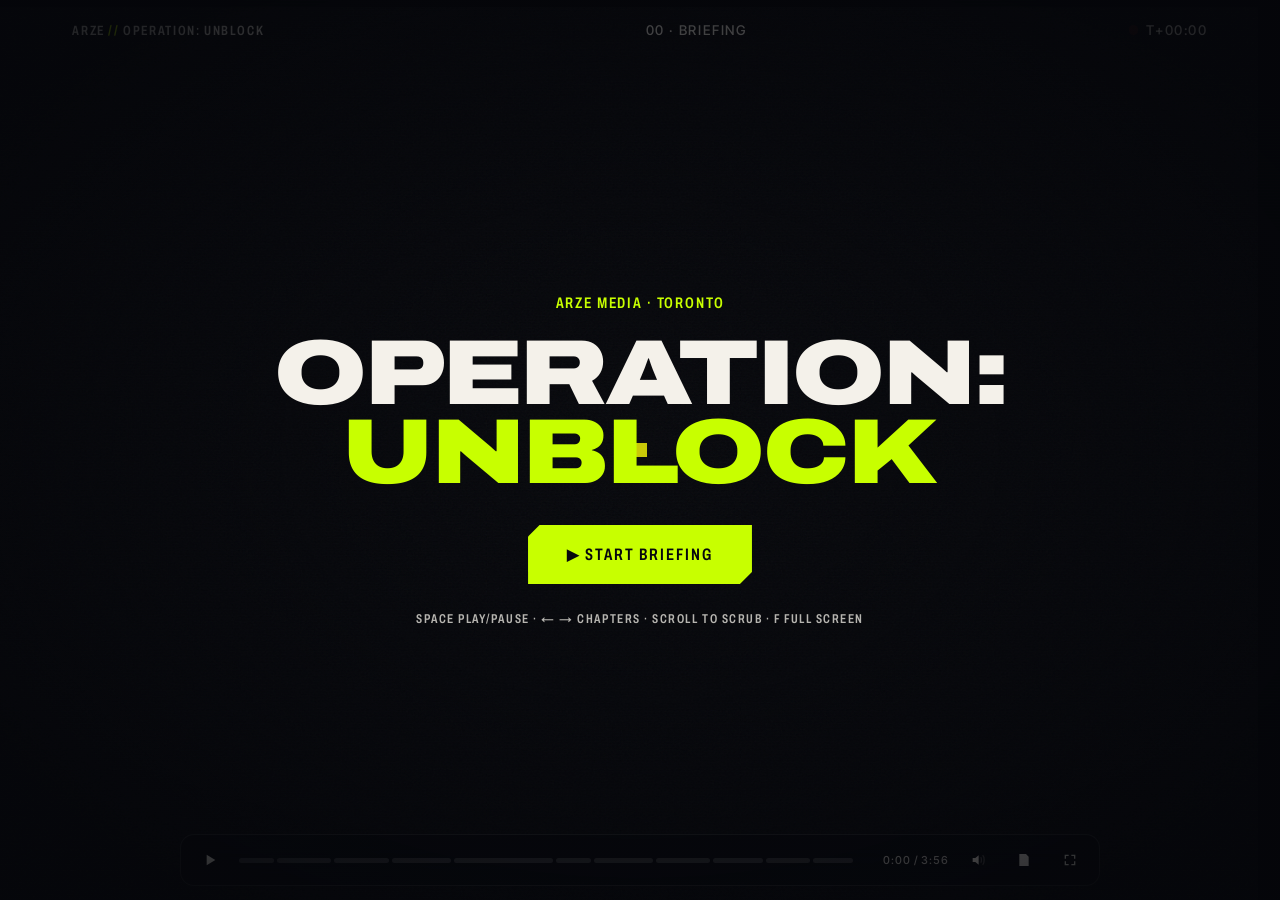
<file: index.html>
<!doctype html>
<html lang="en"><head><meta charset="utf-8"><title>Motion Pitch</title>
<meta name="robots" content="noindex">
<meta http-equiv="refresh" content="0; url=propuesta/operation-unblock.html">
<link rel="canonical" href="propuesta/operation-unblock.html"></head>
<body style="background:#05060A"><a href="propuesta/operation-unblock.html" style="color:#C8FF00">Open the pitch</a></body></html>
</file>
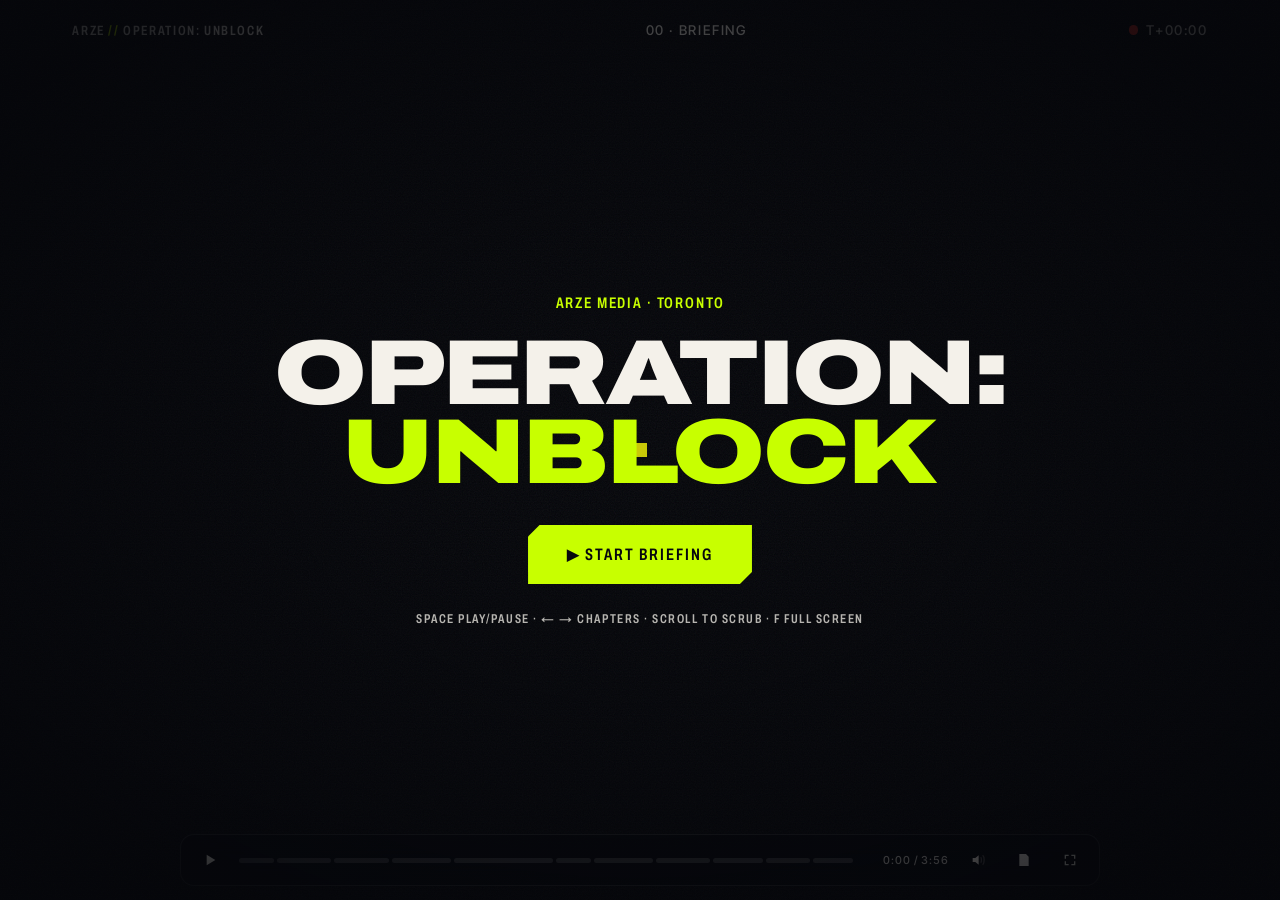
<file: propuesta/operation-unblock.html>
<!doctype html>
<html lang="en">
<head>
<meta charset="utf-8">
<meta name="viewport" content="width=device-width, initial-scale=1, viewport-fit=cover">
<title>Operation: Unblock · Arze Media</title>
<meta name="robots" content="noindex">
<link rel="icon" href="../sitio/favicon.svg" type="image/svg+xml">
<link rel="preconnect" href="https://fonts.googleapis.com">
<link rel="preconnect" href="https://fonts.gstatic.com" crossorigin>
<link href="https://fonts.googleapis.com/css2?family=Archivo:wdth,wght@62..125,100..900&family=JetBrains+Mono:wght@400;600;800&family=Barlow+Condensed:wght@500;600;700;800&family=Inter+Tight:wght@400;500;600;700;800&display=swap" rel="stylesheet">
<style>
:root{
  --lime:#C8FF00; --cyan:#00E5FF; --rosa:#FF2E93; --arze:#E5007E; --maiz:#FFC23C; --violet:#7B5CFF; --red:#FF3B30;
  --paper:#F4F1EA; --ink:#07080D;
  --bg:#05060A; --fg:#F4F1EA; --acc:#C8FF00; --dim:rgba(244,241,234,.74); --line:rgba(244,241,234,.18);
  --mono:"JetBrains Mono",ui-monospace,monospace;
  --disp:"Archivo",system-ui,sans-serif;
  --u:min(1vw,1.78vh);
}
*{box-sizing:border-box}
html,body{margin:0;height:100%;overflow:hidden;background:var(--bg);color:var(--fg);font-family:var(--disp);-webkit-font-smoothing:antialiased;overscroll-behavior:none}
body{touch-action:none}
button{font:inherit;color:inherit;background:none;border:0;cursor:pointer}
#gl{position:fixed;inset:0;width:100%;height:100%;z-index:0;pointer-events:none}
#stage{position:fixed;inset:0;z-index:2;overflow:hidden;overflow:clip}

/* ---------- atmosphere ---------- */
.fx{position:fixed;inset:0;pointer-events:none;z-index:6}
.fx--scan{background:repeating-linear-gradient(to bottom,rgba(255,255,255,.035) 0 1px,transparent 1px 3px);mix-blend-mode:overlay}
.fx--vig{background:radial-gradient(120% 90% at 50% 45%,transparent 55%,rgba(0,0,0,.45));z-index:5}
.fx--grain{opacity:.09;z-index:7;background-image:url("data:image/svg+xml,%3Csvg xmlns='http://www.w3.org/2000/svg' width='160' height='160'%3E%3Cfilter id='n'%3E%3CfeTurbulence type='fractalNoise' baseFrequency='.85' numOctaves='3' stitchTiles='stitch'/%3E%3C/filter%3E%3Crect width='100%25' height='100%25' filter='url(%23n)'/%3E%3C/svg%3E");animation:grain .6s steps(4) infinite}
@keyframes grain{0%{transform:translate(0,0)}25%{transform:translate(-3%,2%)}50%{transform:translate(2%,-3%)}75%{transform:translate(-2%,-1%)}100%{transform:translate(1%,3%)}}
body.light .fx--vig{background:radial-gradient(120% 90% at 50% 45%,transparent 60%,rgba(0,0,0,.12))}
body.light .fx--scan{opacity:.5}

/* ---------- HUD ---------- */
.hud{position:fixed;inset:0;z-index:8;pointer-events:none;color:var(--fg);font-family:var(--mono);font-size:max(12px,calc(var(--u)*1.05));letter-spacing:.12em;text-transform:uppercase}
.hud__c{position:absolute;width:calc(var(--u)*3.2);height:calc(var(--u)*3.2);border:2px solid var(--acc);transition:border-color .8s}
.hud__c.tl{top:16px;left:16px;border-right:0;border-bottom:0}
.hud__c.tr{top:16px;right:16px;border-left:0;border-bottom:0}
.hud__c.bl{bottom:16px;left:16px;border-right:0;border-top:0}
.hud__c.br{bottom:16px;right:16px;border-left:0;border-top:0}
.hud__top{position:absolute;top:22px;left:calc(16px + var(--u)*4.4);right:calc(16px + var(--u)*4.4);display:flex;justify-content:space-between;gap:2em;align-items:center;opacity:.85}
.hud__top b{color:var(--acc);font-weight:800;transition:color .8s}
.hud__rec{display:inline-flex;align-items:center;gap:.6em}
.hud__rec i{width:.7em;height:.7em;border-radius:50%;background:var(--red);animation:blink 1.2s steps(2) infinite}
@keyframes blink{50%{opacity:.15}}
.hud__ch{white-space:nowrap;overflow:hidden;text-overflow:ellipsis}

/* ---------- scenes ---------- */
.sc{position:absolute;inset:0;overflow:clip;opacity:0;visibility:hidden;transition:opacity .7s ease,visibility .7s}
.sc.on{opacity:1;visibility:visible}
.mono{font-family:var(--mono);letter-spacing:.12em;text-transform:uppercase}
.acc{color:var(--acc)}
.mega{font-family:var(--disp);font-weight:900;font-stretch:125%;line-height:.86;letter-spacing:-.02em;margin:0;text-transform:uppercase}
.line{display:block;overflow:hidden;padding-bottom:.04em}
.line>span{display:inline-block}
.head{position:absolute;left:calc(16px + var(--u)*5);bottom:calc(var(--u)*13);max-width:min(78vw,1100px);font-size:calc(var(--u)*6.4)}
.head em{font-style:normal;color:var(--acc)}
.chip{display:inline-flex;align-items:center;gap:.7em;font-family:var(--mono);font-size:max(12px,calc(var(--u)*1.05));letter-spacing:.14em;text-transform:uppercase;padding:.55em .9em;border:1px solid var(--line);border-radius:999px;background:color-mix(in srgb,var(--bg) 65%,transparent);backdrop-filter:blur(6px);opacity:0}
.chip i{width:.65em;height:.65em;border-radius:50%;background:var(--acc)}
.chip.est i{background:var(--maiz)} .chip.data i{background:var(--cyan)} .chip.goal i{background:var(--rosa)}
.chip--head{position:absolute;left:calc(16px + var(--u)*5);bottom:calc(var(--u)*8.6)}

/* gate */
#gate{position:fixed;inset:0;z-index:20;display:grid;place-items:center;text-align:center;background:radial-gradient(60% 60% at 50% 50%,rgba(5,6,10,.2),rgba(5,6,10,.85))}
#gate .k{font-family:var(--mono);letter-spacing:.3em;color:var(--lime);font-size:max(12px,calc(var(--u)*1.2))}
#gate h1{font-size:calc(var(--u)*7.2);margin:.25em 0 .35em}
#gate h1 span{color:var(--lime)}
#gate button{font-family:var(--mono);font-weight:800;letter-spacing:.2em;text-transform:uppercase;font-size:max(12px,calc(var(--u)*1.3));padding:1.1em 2.2em;border:2px solid var(--lime);color:var(--ink);background:var(--lime);clip-path:polygon(12px 0,100% 0,100% calc(100% - 12px),calc(100% - 12px) 100%,0 100%,0 12px);transition:transform .2s}
#gate button:hover{transform:scale(1.04)}
#gate p{font-family:var(--mono);font-size:max(12px,calc(var(--u)*1));color:var(--dim);letter-spacing:.14em;margin-top:2.2em;text-transform:uppercase}
#gate.gone{opacity:0;visibility:hidden;transition:opacity .8s,visibility .8s}

/* ---------- player ---------- */
#player{position:fixed;left:50%;bottom:14px;transform:translateX(-50%);z-index:12;width:min(920px,calc(100vw - 32px));display:flex;align-items:center;gap:12px;padding:8px 12px;border-radius:14px;background:rgba(7,8,13,.55);backdrop-filter:blur(14px) saturate(140%);border:1px solid rgba(255,255,255,.12);color:#F4F1EA;font-family:var(--mono);font-size:11px;letter-spacing:.08em;transition:opacity .5s,transform .5s}
#player.hide{opacity:0;transform:translate(-50%,10px);pointer-events:none}
#player button{display:grid;place-items:center;width:34px;height:34px;border-radius:9px;flex:none}
#player button:hover,#player button:focus-visible{background:rgba(255,255,255,.12);outline:none}
#player svg{width:16px;height:16px;fill:currentColor}
#bar{position:relative;flex:1;height:34px;display:flex;gap:3px;align-items:center;cursor:pointer}
#bar .seg{position:relative;height:5px;border-radius:3px;background:rgba(255,255,255,.18);overflow:hidden;transition:height .2s}
#bar:hover .seg{height:9px}
#bar .seg b{position:absolute;inset:0;width:0;background:var(--acc);transition:background .8s}
#bar .seg span{position:absolute;bottom:14px;left:0;white-space:nowrap;opacity:0;font-size:10px;pointer-events:none;transition:opacity .2s}
#bar .seg:hover span{opacity:1}
#time{min-width:84px;text-align:right;opacity:.8}
#player .on{color:var(--lime)}

/* sources */
.panel{position:fixed;inset:0;z-index:30;display:grid;place-items:center;background:rgba(3,4,8,.6);backdrop-filter:blur(6px);opacity:0;visibility:hidden;transition:opacity .4s,visibility .4s}
.panel.open{opacity:1;visibility:visible}
.panel__box{width:min(860px,calc(100vw - 32px));max-height:calc(100vh - 40px);overflow:auto;background:rgba(10,12,20,.92);border:1px solid rgba(0,229,255,.35);border-radius:16px;padding:clamp(18px,3vw,34px);color:#F4F1EA;box-shadow:0 0 0 1px rgba(0,229,255,.08),0 30px 80px rgba(0,0,0,.6),inset 0 0 60px rgba(0,229,255,.05)}
.panel__box h3{font-family:var(--mono);font-size:12px;letter-spacing:.2em;text-transform:uppercase;color:var(--cyan);margin:0 0 1em;display:flex;justify-content:space-between;align-items:center}
.panel__box ol{margin:0;padding-left:1.2em;font-size:14px;line-height:1.55;color:rgba(244,241,234,.85)}
.panel__box li{margin:.45em 0}
.panel__box a{color:var(--cyan)}
.x{font-family:var(--mono);font-size:11px;letter-spacing:.15em;border:1px solid rgba(255,255,255,.25)!important;border-radius:8px;padding:.6em 1em}

/* ---------- S0 boot ---------- */
#s0 .decrypt{position:absolute;top:calc(var(--u)*11);left:50%;transform:translateX(-50%);font-size:calc(var(--u)*1.6);color:var(--acc);white-space:nowrap}
#s0 .log{position:absolute;left:calc(16px + var(--u)*5);bottom:calc(var(--u)*15);font-family:var(--mono);font-size:max(12px,calc(var(--u)*1));line-height:1.9;color:var(--dim);letter-spacing:.08em}
#s0 .log div{opacity:0}
#s0 .log b{color:var(--acc);font-weight:600}
#s0 .head{font-size:calc(var(--u)*7.6);max-width:none;white-space:nowrap}
#s0 .sub{position:absolute;right:calc(16px + var(--u)*5);bottom:calc(var(--u)*13.4);text-align:right;font-size:max(12px,calc(var(--u)*1.1));color:var(--dim);line-height:2;opacity:0}

/* ---------- S1 map ---------- */
#s1 .persp{position:absolute;inset:0;perspective:1400px;perspective-origin:50% 40%}
#s1 .mapwrap{position:absolute;left:50%;top:50%;width:1000px;height:942px;margin-left:-464px;margin-top:-482px;transform-origin:464px 482px;opacity:0;transform-style:preserve-3d}
#s1 .mapfit{width:100%;height:100%;transform-origin:464px 482px;transform:scale(var(--ms,1))}
#s1 svg.map{width:100%;height:100%;overflow:visible}
#s1 .map .maj{stroke:var(--acc);stroke-width:5;fill:none;stroke-linecap:round;stroke-linejoin:round;opacity:.95}
#s1 .map .min{stroke:var(--fg);stroke-width:2.2;fill:none;opacity:.55;stroke-linecap:round}
#s1 .map .ped{stroke:var(--fg);stroke-width:1;fill:none;opacity:.22;stroke-dasharray:3 4}
#s1 .map .bld{fill:var(--acc);fill-opacity:.09;stroke:var(--acc);stroke-opacity:.35;stroke-width:.8;opacity:0}
#s1 .map text{font-family:var(--mono);font-size:11px;letter-spacing:.18em;fill:var(--fg);opacity:0;text-transform:uppercase}
#s1 .map .grid{stroke:var(--acc);stroke-opacity:.08;stroke-width:1}
#s1 .pin{position:absolute;left:50%;top:50%;width:0;height:0}
#s1 .pin i{position:absolute;left:-9px;top:-9px;width:18px;height:18px;border-radius:50%;background:var(--rosa);box-shadow:0 0 24px var(--rosa),0 0 60px var(--rosa);opacity:0}
#s1 .pin u{position:absolute;left:-60px;top:-60px;width:120px;height:120px;border-radius:50%;border:2px solid var(--rosa);opacity:0;transform:scale(.2)}
#s1 .reticle{position:absolute;left:50%;top:50%;width:calc(var(--u)*26);height:calc(var(--u)*26);margin:calc(var(--u)*-13) 0 0 calc(var(--u)*-13);opacity:0}
#s1 .reticle svg{width:100%;height:100%;overflow:visible}
#s1 .geo{position:absolute;left:50%;top:calc(50% + var(--u)*15);transform:translateX(-50%);font-size:calc(var(--u)*1.25);color:var(--acc);white-space:nowrap;opacity:0}
#s1 .tag{position:absolute;left:50%;top:50%;font-family:var(--mono);font-size:max(12px,calc(var(--u)*1.05));letter-spacing:.14em;text-transform:uppercase;white-space:nowrap;opacity:0}
#s1 .tag span{display:inline-block;padding:.5em .8em;background:rgba(5,10,24,.75);border:1px solid var(--acc);color:var(--fg)}
#s1 .tag svg{position:absolute;overflow:visible;pointer-events:none}
#s1 .addr{position:absolute;left:50%;top:calc(50% + 26px);transform:translateX(-50%);font-size:max(12px,calc(var(--u)*1.1));color:var(--rosa);opacity:0;white-space:nowrap}

/* ---------- S2 core ---------- */
#s2 .orb{position:absolute;left:60%;top:33%;width:min(76vw,calc(var(--u)*68));aspect-ratio:1.6;transform:translate(-50%,-50%)}
#s2 svg{width:100%;height:100%;overflow:visible}
#s2 .ring{fill:none;stroke:var(--fg);stroke-opacity:.22;stroke-width:1.2;stroke-dasharray:2 6}
#s2 .node circle{fill:var(--bg);stroke:var(--acc);stroke-width:2}
#s2 .node text{font-family:var(--mono);font-size:15px;letter-spacing:.16em;fill:var(--fg);text-anchor:middle}
#s2 .node{opacity:0}
#s2 .core circle.c{fill:var(--acc)}
#s2 .core text{font-family:var(--mono);font-weight:800;letter-spacing:.2em;font-size:18px;text-anchor:middle;fill:var(--bg)}
#s2 .load{position:absolute;left:calc(16px + var(--u)*5);top:calc(var(--u)*10);width:calc(var(--u)*22);opacity:0}
#s2 .load .lbl{display:flex;justify-content:space-between;font-family:var(--mono);font-size:max(12px,calc(var(--u)*1.05));letter-spacing:.14em}
#s2 .load .val{font-family:var(--disp);font-weight:900;font-stretch:125%;font-size:calc(var(--u)*6);line-height:1;margin:.15em 0;font-variant-numeric:tabular-nums}
#s2 .load .trk{height:12px;border:1px solid var(--line);position:relative;overflow:hidden}
#s2 .load .trk b{position:absolute;inset:0;width:0;background:var(--acc)}
#s2 .load .trk s{position:absolute;top:-4px;bottom:-4px;left:71.4%;width:2px;background:var(--fg)}
#s2 .warn{position:absolute;left:58%;top:calc(var(--u)*8);transform:translateX(-50%);font-family:var(--mono);font-weight:800;letter-spacing:.3em;font-size:calc(var(--u)*1.5);color:var(--bg);background:var(--red);padding:.6em 1.2em;opacity:0}

/* ---------- S3 funnel ---------- */
#s3 .fun{position:absolute;left:46%;top:36%;width:0;height:0}
#s3 .fun svg{position:absolute;left:-400px;top:-400px;width:800px;height:800px;overflow:visible;transform:scale(var(--fs,1));transform-origin:400px 400px}
#s3 .fun path{fill:none;stroke:var(--acc);stroke-width:3;filter:drop-shadow(0 0 8px var(--acc))}
#s3 .card{position:absolute;left:0;top:0;width:calc(26px*var(--fs,1));height:calc(44px*var(--fs,1));margin:calc(-22px*var(--fs,1)) 0 0 calc(-13px*var(--fs,1));border-radius:4px;background:#222 center/cover;border:1px solid rgba(255,255,255,.35);box-shadow:0 0 12px rgba(255,59,48,.35);opacity:0}
#s3 .day{position:absolute;right:calc(16px + var(--u)*5);top:calc(var(--u)*14);text-align:right}
#s3 .day b{display:block;font-family:var(--disp);font-weight:900;font-stretch:125%;font-size:calc(var(--u)*9);line-height:.9;color:var(--acc);font-variant-numeric:tabular-nums}
#s3 .day span{font-family:var(--mono);font-size:max(12px,calc(var(--u)*1.05));letter-spacing:.14em;color:var(--dim)}
#s3 .day .why{display:block;margin-top:1em;color:var(--fg);min-height:1.4em}
#s3 .neck{position:absolute;left:46%;transform:translateX(-50%);font-family:var(--mono);font-weight:800;letter-spacing:.24em;font-size:max(12px,calc(var(--u)*1.1));color:var(--bg);background:var(--acc);padding:.4em .8em;opacity:0}
#s3 .out{position:absolute;left:46%;transform:translateX(-50%);font-family:var(--mono);font-size:max(12px,calc(var(--u)*1));letter-spacing:.14em;color:var(--dim);opacity:0;white-space:nowrap}

/* ---------- S4 scanner ---------- */
#s4 .online{position:absolute;left:50%;top:50%;transform:translate(-50%,-50%);font-family:var(--disp);font-weight:900;font-stretch:125%;font-size:calc(var(--u)*10);white-space:nowrap;color:var(--acc);text-shadow:0 0 40px var(--acc);opacity:0}
#s4 .rail{position:absolute;left:calc(16px + var(--u)*5);right:calc(16px + var(--u)*5);top:calc(var(--u)*7.4);display:grid;grid-template-columns:repeat(5,1fr);gap:calc(var(--u)*1);opacity:0}
#s4 .rail .st{position:relative;padding-top:calc(var(--u)*1.1);border-top:3px solid rgba(234,253,255,.16);opacity:.38;transition:opacity .4s}
#s4 .rail .st i{position:absolute;left:0;top:-3px;height:3px;width:0;background:var(--lime);box-shadow:0 0 12px var(--lime)}
#s4 .rail .st b{font-family:var(--disp);font-weight:900;font-stretch:125%;font-size:calc(var(--u)*1.6);color:var(--lime);margin-right:.5em}
#s4 .rail .st span{font-family:var(--disp);font-weight:700;font-size:max(12px,calc(var(--u)*1.25));letter-spacing:.02em}
#s4 .rawc{position:absolute;left:0;top:0;width:calc(var(--u)*7);aspect-ratio:9/14;border-radius:6px;background:#111 center/cover;border:1px solid rgba(255,255,255,.5);box-shadow:0 10px 30px rgba(0,0,0,.5);opacity:0;z-index:3}
#s4 .fly{position:absolute;left:0;top:0;width:calc(var(--u)*2.4);height:calc(var(--u)*4);background:var(--cyan);box-shadow:0 0 18px var(--cyan);border-radius:3px;opacity:0;z-index:4}
#s4 .cursor{position:absolute;left:0;top:0;z-index:5;opacity:0;pointer-events:none;display:flex;align-items:flex-start;gap:6px}
#s4 .cursor svg{width:calc(var(--u)*2.6);height:calc(var(--u)*2.6);filter:drop-shadow(0 4px 10px rgba(0,0,0,.6))}
#s4 .cursor span{margin-top:calc(var(--u)*2);background:var(--maiz);color:var(--ink);font-family:var(--disp);font-weight:800;font-size:max(12px,calc(var(--u)*1));padding:.3em .6em;border-radius:4px;white-space:nowrap}
#s4 .ph9 .veil{position:absolute;inset:0;z-index:3;background:#031114;display:grid;place-items:end center;text-align:center;border-radius:inherit;overflow:hidden}
#s4 .ph9 .film{position:absolute;left:8%;right:8%;top:0;display:flex;flex-direction:column;gap:6px;animation:film 7s linear infinite;opacity:.55;filter:saturate(.6)}
#s4 .ph9 .film i{display:block;aspect-ratio:4/3;border-radius:4px;background:#111 center/cover}
@keyframes film{to{transform:translateY(-50%)}}
#s4 .ph9 .vscan{position:absolute;left:0;right:0;height:2px;top:0;background:var(--cyan);box-shadow:0 0 14px var(--cyan);animation:vscan 2.2s ease-in-out infinite alternate}
@keyframes vscan{to{top:100%}}
#s4 .ph9 .veil span{position:relative;margin-bottom:14%;padding:.45em .8em;border-radius:6px;background:rgba(2,10,12,.8);border:1px solid rgba(0,229,255,.45);font-family:var(--disp);font-weight:700;font-size:max(12px,calc(var(--u)*1));color:#EAFDFF;line-height:1.35}
#s4 .ph9 .ok9{z-index:4;position:absolute;right:6%;top:4%;width:calc(var(--u)*2.6);height:calc(var(--u)*2.6);border-radius:50%;background:var(--maiz);color:var(--ink);display:grid;place-items:center;font-weight:900;font-size:max(12px,calc(var(--u)*1.3));opacity:0;transform:scale(0)}
#s4 .grid{position:absolute;left:calc(16px + var(--u)*5);right:calc(16px + var(--u)*5);top:calc(var(--u)*14.4);display:grid;grid-template-columns:minmax(0,1.4fr) minmax(0,1fr);gap:calc(var(--u)*3);align-items:start}
#s4 .frame{position:relative;aspect-ratio:16/9;background:#03090B;border:1px solid rgba(0,229,255,.4);opacity:0;overflow:hidden}
#s4 video{opacity:0;transition:opacity .4s}
#s4 video.live{opacity:1}
#s4 .mosaic{position:absolute;inset:0;padding:calc(var(--u)*3.2) calc(var(--u)*.8) calc(var(--u)*.8);display:grid;grid-template-columns:repeat(6,1fr);grid-template-rows:repeat(2,1fr);gap:calc(var(--u)*.6)}
#s4 .tile{position:relative;display:block;border-radius:4px;background:#111 center/cover;filter:brightness(.5) saturate(.55);opacity:0;animation:kb 7s ease-in-out infinite alternate;outline:2px solid transparent;outline-offset:2px}
@keyframes kb{from{background-size:110%}to{background-size:135%}}
#s4 .tile span{position:absolute;left:4px;bottom:4px;background:var(--lime);color:var(--ink);font-family:var(--disp);font-weight:800;font-size:max(11px,calc(var(--u)*.85));padding:.2em .45em;white-space:nowrap;opacity:0;z-index:2}

#s4 .frame .ov{position:absolute;inset:0;pointer-events:none}
#s4 .frame .lbl{position:absolute;left:12px;top:10px;font-family:var(--mono);font-size:max(12px,calc(var(--u)*.95));letter-spacing:.14em;color:var(--cyan);text-shadow:0 0 6px #000}
#s4 .frame .tc{position:absolute;right:12px;top:10px;font-family:var(--mono);font-size:max(12px,calc(var(--u)*.95));color:#fff;letter-spacing:.1em}
#s4 .scan{position:absolute;top:0;bottom:0;left:0;width:3px;background:var(--cyan);box-shadow:0 0 18px var(--cyan),0 0 60px var(--cyan);opacity:0}
#s4 .box{position:absolute;border:2px solid var(--lime);opacity:0;box-shadow:0 0 12px rgba(200,255,0,.5),inset 0 0 12px rgba(200,255,0,.15)}
#s4 .box span{position:absolute;left:-2px;top:-1.9em;background:var(--lime);color:var(--ink);font-family:var(--mono);font-weight:800;font-size:max(12px,calc(var(--u)*.9));letter-spacing:.1em;padding:.25em .5em;white-space:nowrap}
#s4 .strip{position:relative;margin-top:calc(var(--u)*1.2);height:calc(var(--u)*4.4);display:flex;gap:3px;align-items:flex-end;opacity:0}
#s4 .strip i{flex:1;background:rgba(244,241,234,.22);border-radius:2px;transition:background .3s}
#s4 .strip i.sel{background:var(--cyan);box-shadow:0 0 10px var(--cyan)}
#s4 .strip .ph{position:absolute;top:-6px;bottom:-6px;left:0;width:2px;background:#fff;box-shadow:0 0 10px #fff}
#s4 .strip .cut{position:absolute;top:-10px;bottom:-10px;width:2px;background:var(--rosa);box-shadow:0 0 10px var(--rosa);opacity:0}
#s4 .stat{margin-top:calc(var(--u)*1.4);font-family:var(--mono);font-size:max(12px,calc(var(--u)*1.05));letter-spacing:.14em;color:var(--cyan);opacity:0;min-height:1.4em}
#s4 .phones{position:relative;display:flex;gap:calc(var(--u)*1.4);justify-content:flex-end}
#s4 .ph9{position:relative;width:calc(var(--u)*11.5);aspect-ratio:9/19;border-radius:calc(var(--u)*1.6);border:2px solid rgba(255,255,255,.75);background:#000 center/cover;overflow:hidden;opacity:0;box-shadow:0 20px 50px rgba(0,0,0,.5),0 0 30px rgba(0,229,255,.2)}
#s4 .ph9 video{position:absolute;inset:0;width:100%;height:100%;object-fit:cover}
#s4 .ph9 .cap{position:absolute;left:8%;right:8%;bottom:10%;font-family:var(--disp);font-weight:800;font-size:max(12px,calc(var(--u)*1.05));line-height:1.2;color:#fff;text-shadow:0 2px 8px rgba(0,0,0,.8);min-height:2.4em}
#s4 .ph9 .rl{position:absolute;left:8%;top:5%;font-family:var(--mono);font-size:max(8px,calc(var(--u)*.8));letter-spacing:.12em;color:var(--lime)}
#s4 .split{margin-top:calc(var(--u)*2.4);opacity:0}
#s4 .split .trk{position:relative;height:calc(var(--u)*2.2);border:1px solid var(--line);overflow:hidden}
#s4 .split .ai{position:absolute;left:0;top:0;bottom:0;width:0;background:linear-gradient(90deg,var(--cyan),#7DF9FF)}
#s4 .split .ed{position:absolute;left:80%;top:0;bottom:0;width:0;background:var(--maiz)}
#s4 .split .lb{display:flex;justify-content:space-between;margin-top:.7em;font-family:var(--mono);font-size:max(12px,calc(var(--u)*.95));letter-spacing:.14em}
#s4 .split .lb b{color:var(--cyan)} #s4 .split .lb s{text-decoration:none;color:var(--maiz)}
#s4 .stamp{position:absolute;left:50%;top:44%;z-index:4;text-align:center;font-family:var(--disp);font-weight:900;font-stretch:125%;text-transform:uppercase;font-size:calc(var(--u)*2.4);line-height:1.05;color:var(--lime);border:3px solid var(--lime);padding:.4em .8em;background:rgba(2,10,12,.86);box-shadow:0 0 40px rgba(200,255,0,.35);white-space:nowrap;opacity:0}
#s4 .stamp small{display:block;font-size:.45em;font-stretch:100%;font-weight:700;letter-spacing:.08em;color:#EAFDFF;margin-top:.3em}
#s4 .head{font-size:calc(var(--u)*5)}

/* ---------- S5 calendar ---------- */
#s5 .cal{position:absolute;left:50%;top:40%;transform:translate(-50%,-50%);display:flex;gap:calc(var(--u)*1.2);align-items:stretch}
#s5 .d{width:calc(var(--u)*10.5);height:calc(var(--u)*16);background:var(--ink);color:var(--lime);display:flex;flex-direction:column;justify-content:space-between;padding:calc(var(--u)*1.2);font-family:var(--mono);font-size:max(12px,calc(var(--u)*1.1));letter-spacing:.14em;overflow:hidden;opacity:0;white-space:nowrap}
#s5 .d b{font-family:var(--disp);font-weight:900;font-stretch:125%;font-size:calc(var(--u)*4.4);letter-spacing:0;color:var(--paper)}
#s5 .d.w{background:repeating-linear-gradient(135deg,var(--ink) 0 10px,#1b1d24 10px 20px)}
#s5 .big{position:absolute;left:50%;top:calc(40% - var(--u)*16);transform:translateX(-50%);font-family:var(--mono);font-size:max(12px,calc(var(--u)*1.3));letter-spacing:.2em;color:var(--ink);opacity:0;white-space:nowrap}
#s5 .head{color:var(--ink)}
#s5 .flow{position:absolute;right:calc(16px + var(--u)*5);bottom:calc(var(--u)*14);font-family:var(--mono);font-size:max(12px,calc(var(--u)*1.05));letter-spacing:.12em;line-height:2.1;text-align:right;color:var(--ink)}
#s5 .flow div{opacity:0}

/* ---------- S6 math ---------- */
#s6 .grid{position:absolute;left:calc(16px + var(--u)*5);top:calc(var(--u)*9);width:min(50vw,calc(var(--u)*66));display:grid;grid-template-columns:repeat(10,1fr);gap:calc(var(--u)*.6)}
#s6 .t{aspect-ratio:4/5;border-radius:4px;background:#ccc center/cover;opacity:0;box-shadow:0 6px 14px rgba(0,0,0,.18)}
#s6 .gcap{grid-column:1/-1;font-family:var(--mono);font-size:max(12px,calc(var(--u)*1));letter-spacing:.14em;color:rgba(7,8,13,.6);margin-top:.6em;opacity:0}
#s6 .rp{position:absolute;right:calc(16px + var(--u)*5);top:calc(var(--u)*8);width:calc(var(--u)*36);display:flex;flex-direction:column;align-items:flex-end;gap:calc(var(--u)*1.4)}
#s6 .bars{height:calc(var(--u)*22);display:flex;gap:calc(var(--u)*2.4);align-items:flex-end}
#s6 .bar{width:calc(var(--u)*10);display:flex;flex-direction:column;align-items:center;justify-content:flex-end;height:100%}
#s6 .bar .n{font-family:var(--disp);font-weight:900;font-stretch:125%;font-size:calc(var(--u)*3.4);line-height:1;white-space:nowrap;font-variant-numeric:tabular-nums;margin-bottom:.2em}
#s6 .bar .col{width:100%;height:0;background:var(--ink);position:relative}
#s6 .bar.b2 .col{background:var(--violet);box-shadow:0 0 30px rgba(123,92,255,.5)}
#s6 .bar .k{margin-top:.8em;font-family:var(--mono);font-size:max(12px,calc(var(--u)*.9));letter-spacing:.14em;text-align:center;color:rgba(7,8,13,.65)}
#s6 .diff{font-family:var(--disp);font-weight:900;font-stretch:125%;font-size:calc(var(--u)*4.4);color:var(--violet);text-align:right;line-height:1;opacity:0}
#s6 .diff small{display:block;font-family:var(--mono);font-weight:400;font-size:max(12px,calc(var(--u)*.9));letter-spacing:.14em;color:rgba(7,8,13,.65);margin-top:.5em}
#s6 .money{font-family:var(--mono);font-size:max(12px,calc(var(--u)*1));letter-spacing:.08em;line-height:2;text-align:right;color:var(--ink)}
#s6 .money div{opacity:0}
#s6 .money b{color:var(--violet)}
#s6 .head{color:var(--ink);font-size:calc(var(--u)*5.6)}
#s6 .head em{color:var(--violet)}
#s6 .open{font-family:var(--mono);font-weight:800;letter-spacing:.2em;text-transform:uppercase;font-size:max(12px,calc(var(--u)*1.15));padding:1em 1.6em;background:var(--ink);color:var(--lime);opacity:0;clip-path:polygon(10px 0,100% 0,100% calc(100% - 10px),calc(100% - 10px) 100%,0 100%,0 10px)}

/* simulator console */
#sim .panel__box{border-color:rgba(200,255,0,.45);box-shadow:0 0 0 1px rgba(200,255,0,.1),0 30px 80px rgba(0,0,0,.6),inset 0 0 80px rgba(200,255,0,.05)}
#sim h3{color:var(--lime)}
.simg{display:grid;grid-template-columns:1fr 1.15fr;gap:clamp(16px,3vw,36px)}
.f{margin-bottom:16px}
.f__row{display:flex;justify-content:space-between;font-family:var(--mono);font-size:11px;letter-spacing:.12em;text-transform:uppercase;color:rgba(244,241,234,.8);margin-bottom:6px}
.f__row output{color:var(--lime);font-weight:800;font-size:13px}
.f .why{display:block;font-size:12px;color:rgba(244,241,234,.55);margin-top:4px}
input[type=range]{-webkit-appearance:none;appearance:none;width:100%;height:6px;border-radius:3px;background:linear-gradient(90deg,var(--lime) var(--p,50%),rgba(255,255,255,.15) var(--p,50%));outline:none}
input[type=range]::-webkit-slider-thumb{-webkit-appearance:none;width:20px;height:20px;border-radius:4px;background:var(--lime);box-shadow:0 0 12px var(--lime);cursor:pointer;transform:rotate(45deg)}
input[type=range]::-moz-range-thumb{width:18px;height:18px;border:0;border-radius:4px;background:var(--lime);cursor:pointer}
input[type=range]:focus-visible{outline:2px solid var(--cyan);outline-offset:6px}
.cmp{display:grid;grid-template-columns:1.4fr 1fr 1fr;gap:9px 12px;font-size:13px;align-items:baseline}
.cmp .h{font-family:var(--mono);font-size:10px;letter-spacing:.14em;text-transform:uppercase;color:rgba(244,241,234,.5)}
.cmp .k{color:rgba(244,241,234,.75)}
.cmp .v{text-align:right;font-family:var(--mono);font-weight:600;font-variant-numeric:tabular-nums}
.cmp .good{color:var(--lime)} .cmp .bad{color:#FF6B6B}
.saving{margin-top:18px;padding:16px;border:1px solid rgba(200,255,0,.35);background:rgba(200,255,0,.06)}
.saving span{display:block;font-family:var(--mono);font-size:10px;letter-spacing:.14em;text-transform:uppercase;color:rgba(244,241,234,.6)}
.saving b{display:block;font-family:var(--disp);font-weight:900;font-stretch:125%;font-size:clamp(22px,3.2vw,34px);color:var(--lime);margin:.2em 0}
.saving em{font-style:normal;font-size:12px;color:rgba(244,241,234,.7)}
.fine{font-size:11px;color:rgba(244,241,234,.5);margin-top:12px;line-height:1.5}
.simbtns{display:flex;justify-content:flex-end;gap:10px;margin-top:18px}
.go{font-family:var(--mono);font-weight:800;letter-spacing:.18em;text-transform:uppercase;font-size:12px;padding:.9em 1.5em;background:var(--lime);color:var(--ink)!important}

/* ---------- S7 altimeter ---------- */
#s7 .view{position:absolute;inset:0;overflow:hidden}
#s7 .alt{position:absolute;left:50%;bottom:0;width:min(84vw,calc(var(--u)*90));height:300vh;transform-origin:50% 100%}
#s7 .axis{position:absolute;left:calc(var(--u)*14);top:0;bottom:0;width:2px;background:linear-gradient(to top,var(--fg),rgba(244,241,234,.1))}
#s7 .tick{position:absolute;left:calc(var(--u)*11);width:calc(var(--u)*6);height:1px;background:rgba(244,241,234,.3)}
#s7 .band{position:absolute;left:calc(var(--u)*16);right:0;border-left:4px solid;padding:calc(var(--u)*1.4) calc(var(--u)*2);font-family:var(--mono);letter-spacing:.12em;text-transform:uppercase;font-size:max(12px,calc(var(--u)*1.1))}
#s7 .band b{display:block;font-family:var(--disp);font-weight:900;font-stretch:125%;font-size:calc(var(--u)*4.6);letter-spacing:-.01em;line-height:1;margin:.15em 0;text-transform:none}
#s7 .band small{display:block;opacity:.6;font-size:.85em;letter-spacing:.08em;text-transform:none}
#s7 .free{bottom:3%;border-color:var(--maiz);color:var(--maiz)}
#s7 .you{bottom:14%;border-color:var(--rosa);color:var(--fg);background:rgba(255,46,147,.12)}
#s7 .you b{color:var(--rosa)}
#s7 .gap{bottom:27%;height:44%;border-color:var(--lime);color:var(--lime);background:repeating-linear-gradient(135deg,rgba(200,255,0,.10) 0 14px,rgba(200,255,0,.02) 14px 28px);box-shadow:inset 0 0 120px rgba(200,255,0,.12);display:flex;flex-direction:column;justify-content:flex-end}
#s7 .gap b{font-size:calc(var(--u)*7)}
#s7 .agency{bottom:80%;border-color:var(--violet);color:#C9BDFF}
#s7 .pulse{position:absolute;left:calc(var(--u)*14 - 9px);width:20px;height:20px;border-radius:50%;background:var(--rosa);box-shadow:0 0 20px var(--rosa)}
#s7 .src{position:absolute;right:calc(16px + var(--u)*5);top:calc(var(--u)*27);max-width:36vw;text-align:right;font-family:var(--mono);font-size:max(12px,calc(var(--u)*.9));letter-spacing:.06em;line-height:1.6;color:var(--dim);opacity:0}
#s7 .head{bottom:auto;top:calc(var(--u)*9);left:auto;right:calc(16px + var(--u)*5);text-align:right;max-width:46vw;font-size:calc(var(--u)*4.6)}

/* ---------- S8 dossiers ---------- */
#s8 .row{position:absolute;left:50%;top:55%;transform:translate(-50%,-50%);display:flex;gap:calc(var(--u)*2.4);perspective:1600px}
#s8 .dos{width:calc(var(--u)*28);min-height:calc(var(--u)*32);background:var(--ink);color:var(--paper);padding:calc(var(--u)*2.2);border-radius:6px;box-shadow:0 30px 60px rgba(70,40,0,.35);opacity:0;transform-style:preserve-3d;position:relative;overflow:hidden}
#s8 .dos::before{content:"";position:absolute;inset:0;background:linear-gradient(115deg,transparent 30%,rgba(255,255,255,.08) 45%,transparent 60%);pointer-events:none}
#s8 .dos .id{font-family:var(--mono);font-size:max(12px,calc(var(--u)*.9));letter-spacing:.16em;color:var(--maiz);display:flex;justify-content:space-between}
#s8 .dos h4{font-family:var(--disp);font-weight:900;font-stretch:125%;font-size:calc(var(--u)*2.8);line-height:.95;margin:.5em 0 .7em;text-transform:uppercase}
#s8 .dos ul{list-style:none;margin:0;padding:0;font-size:max(12px,calc(var(--u)*1.15));line-height:1.45}
#s8 .dos li{display:grid;grid-template-columns:calc(var(--u)*8) 1fr;gap:.6em;padding:.55em 0;border-top:1px solid rgba(244,241,234,.12)}
#s8 .dos li span:first-child{font-family:var(--mono);font-size:.8em;letter-spacing:.12em;color:rgba(244,241,234,.55);text-transform:uppercase}
#s8 .vault{display:grid;grid-template-columns:repeat(4,1fr);gap:4px}
#s8 .vault i{aspect-ratio:1;background:#333 center/cover;border-radius:3px}
#s8 .dos p{font-size:max(12px,calc(var(--u)*1.15));line-height:1.45;color:rgba(244,241,234,.8);margin:.9em 0 0}
#s8 .chart{display:flex;align-items:flex-end;gap:6px;height:calc(var(--u)*10);border-bottom:1px solid rgba(244,241,234,.25);padding-top:1em}
#s8 .chart i{flex:1;background:var(--maiz);height:0;position:relative}
#s8 .chart i::after{content:attr(data-m);position:absolute;bottom:-1.8em;left:50%;transform:translateX(-50%);font-family:var(--mono);font-size:9px;letter-spacing:.1em;color:rgba(244,241,234,.55);font-style:normal}
#s8 .code{display:inline-block;margin-top:1.4em;font-family:var(--mono);font-weight:800;letter-spacing:.3em;border:1px dashed var(--maiz);color:var(--maiz);padding:.4em .8em}
#s8 .head{color:var(--ink);top:calc(var(--u)*7.5);bottom:auto;font-size:calc(var(--u)*4.6);z-index:3;max-width:none;white-space:nowrap}
#s8 .chip{border-color:rgba(7,8,13,.25)}

/* ---------- S9 gift ---------- */
#s9 .dev{position:absolute;left:50%;top:34%;transform:translate(-50%,-50%);display:flex;align-items:flex-end;gap:calc(var(--u)*3);perspective:1800px}
#s9 .lap{width:calc(var(--u)*46);opacity:0;transform-style:preserve-3d}
#s9 .lap .scr{position:relative;aspect-ratio:16/10;background:#000;border:calc(var(--u)*.9) solid #111;border-radius:calc(var(--u)*1.2) calc(var(--u)*1.2) 0 0;overflow:hidden;box-shadow:0 40px 80px rgba(60,0,30,.45)}
#s9 .lap .base{height:calc(var(--u)*1.4);background:linear-gradient(#d9d9de,#9a9aa3);border-radius:0 0 calc(var(--u)*1.6) calc(var(--u)*1.6);margin:0 calc(var(--u)*-4)}
#s9 .ph{width:calc(var(--u)*14);aspect-ratio:9/19.5;border-radius:calc(var(--u)*2.6);border:calc(var(--u)*.7) solid #111;background:#000;overflow:hidden;position:relative;opacity:0;box-shadow:0 40px 80px rgba(60,0,30,.45)}
#s9 iframe{position:absolute;left:0;top:0;border:0;transform-origin:0 0;background:#16110F;pointer-events:none}
#s9 .head{color:var(--paper);font-size:calc(var(--u)*4.6);bottom:calc(var(--u)*12.4)}
#s9 .head em{color:var(--lime)}
#s9 .chip{border-color:rgba(255,255,255,.35);background:rgba(120,0,60,.35)}
#s9 .live{position:absolute;right:calc(16px + var(--u)*5);bottom:calc(var(--u)*13.5);font-family:var(--mono);font-size:max(12px,calc(var(--u)*1));letter-spacing:.14em;color:var(--paper);opacity:0;text-align:right;line-height:1.9}

/* ---------- S10 mission ---------- */
#s10 .wrap{position:absolute;left:50%;top:47%;transform:translate(-50%,-50%);text-align:center;width:min(1100px,calc(100vw - 32px))}
#s10 .k{font-family:var(--mono);letter-spacing:.3em;color:var(--acc);font-size:max(12px,calc(var(--u)*1.3));opacity:0}
#s10 h2{font-size:calc(var(--u)*6);margin:.25em 0 .1em}
#s10 .cd{display:flex;justify-content:center;gap:calc(var(--u)*2.4);margin:calc(var(--u)*1.4) 0;opacity:0}
#s10 .cd div{min-width:calc(var(--u)*11)}
#s10 .cd b{display:block;font-family:var(--mono);font-weight:800;font-size:calc(var(--u)*5);color:var(--acc);line-height:1;font-variant-numeric:tabular-nums;text-shadow:0 0 30px rgba(200,255,0,.45)}
#s10 .cd span{font-family:var(--mono);font-size:max(12px,calc(var(--u)*.95));letter-spacing:.2em;color:var(--dim)}
#s10 .det{font-size:calc(var(--u)*1.7);line-height:1.5;max-width:46em;margin:0 auto;color:rgba(244,241,234,.88);opacity:0}
#s10 .det b{color:var(--fg)}
#s10 .fb{font-family:var(--mono);font-size:max(12px,calc(var(--u)*1));letter-spacing:.06em;line-height:1.6;color:var(--dim);max-width:60em;margin:1.4em auto 0;opacity:0}
#s10 .acc-btn{margin-top:calc(var(--u)*1.8);font-family:var(--mono);font-weight:800;letter-spacing:.24em;text-transform:uppercase;font-size:max(12px,calc(var(--u)*1.35));padding:1.1em 2.4em;background:var(--lime);color:var(--ink);opacity:0;clip-path:polygon(14px 0,100% 0,100% calc(100% - 14px),calc(100% - 14px) 100%,0 100%,0 14px)}
#s10 .ok{position:absolute;left:50%;top:50%;transform:translate(-50%,-50%) rotate(-8deg) scale(2);font-family:var(--disp);font-weight:900;font-stretch:125%;font-size:calc(var(--u)*7);color:var(--lime);border:6px solid var(--lime);padding:.15em .4em;opacity:0;pointer-events:none;white-space:nowrap;text-transform:uppercase;text-shadow:0 0 30px var(--lime);background:rgba(5,6,10,.6)}
#s10 .sign{position:absolute;left:0;right:0;bottom:calc(var(--u)*7.4);text-align:center;font-family:var(--mono);font-size:max(12px,calc(var(--u)*1));letter-spacing:.16em;color:var(--dim);opacity:0}

/* ---------- portrait / phone ---------- */
@media (orientation:portrait){
  :root{--u:min(1.9vw,1.05vh)}
  .mega{font-stretch:100%}
  #gate h1{font-size:13vw}
  .head{left:20px;right:20px;max-width:none;bottom:calc(var(--u)*17);font-size:10vw!important;white-space:normal!important}
  .chip--head{left:20px;bottom:calc(var(--u)*12)}
  .hud__top{font-size:9px}
  .hud__top .hud__ch{display:none}
  #s0 .sub{left:20px;right:auto;text-align:left;bottom:calc(var(--u)*31)}
  #s2 .load{left:20px;right:auto;top:calc(var(--u)*12);width:calc(100vw - 40px)}
  #s2 .orb{top:50%}
  #s2 .warn{top:calc(var(--u)*30)}
  #s3 .day{right:20px;top:calc(var(--u)*10)}
  #s4 .grid{grid-template-columns:1fr;left:20px;right:20px;top:calc(var(--u)*9);gap:calc(var(--u)*2)}
  #s4 .phones{justify-content:center}
  #s4 .ph9{width:calc((100vw - 64px)/3)}
  #s4 .head{font-size:calc(var(--u)*5.6)}
  #s5 .cal{gap:4px}
  #s5 .d{width:calc((100vw - 64px)/7);padding:6px;height:calc(var(--u)*20)}
  #s5 .d b{font-size:calc(var(--u)*4)}
  #s5 .d{white-space:normal;font-size:9px;letter-spacing:.06em}
  #s5 .flow{left:20px;right:auto;text-align:left;bottom:calc(var(--u)*30)}
  #s6 .grid{left:20px;right:20px;width:auto;top:calc(var(--u)*9)}
  #s6 .rp{left:20px;right:20px;width:auto;top:calc(var(--u)*34);align-items:flex-start}
  #s6 .bars{height:calc(var(--u)*17)}
  #s6 .money,#s6 .gcap{display:none}
  #s6 .diff,#s6 .money{text-align:left}
  #s7 .alt{width:calc(100vw - 30px)}
  #s7 .src{display:none}
  #s7 .axis{left:calc(var(--u)*3)}
  #s7 .band{left:calc(var(--u)*5)}
  #s7 .pulse{left:calc(var(--u)*3 - 9px)}
  #s8 .row{flex-direction:column;gap:10px;top:56%}
  #s8 .dos{width:calc(100vw - 40px);min-height:0;padding:14px}
  #s8 .dos ul,#s8 .vault,#s8 .chart,#s8 .dos p{display:none}
  #s8 .dos.feat ul{display:block}
  #s8 .dos:not(.feat){display:none}
  #chip8{display:none}
  #s10 .sign{display:none}
  #time{display:none}
  #chip7{top:calc(var(--u)*30)!important}
  #s7 .head{left:20px;right:20px;text-align:left;max-width:none}
  #s9 .dev{flex-direction:column;align-items:center;gap:16px;top:40%}
  #s9 .lap{width:calc(100vw - 60px)}
  #s9 .ph{display:none}
  #s9 .live{display:none}
  #s9 .head{bottom:calc(var(--u)*19)}
  #s10 h2{font-size:11vw}
  #s10 .cd b{font-size:calc(var(--u)*7.4)}
  #s10 .det{font-size:calc(var(--u)*2.4)}
}
@media (prefers-reduced-motion:reduce){.fx--grain{animation:none}}

/* ---------- type options (A / B / C / original) ---------- */
:root{--lab:"JetBrains Mono",ui-monospace,monospace;--labw:100%;--num:"JetBrains Mono",ui-monospace,monospace;--labls:0}
:root[data-font="a"]{--lab:"Archivo",system-ui,sans-serif;--labw:68%;--num:"JetBrains Mono",ui-monospace,monospace;--labls:.02em}
:root[data-font="b"]{--lab:"Barlow Condensed",system-ui,sans-serif;--labw:100%;--num:"Barlow Condensed",system-ui,sans-serif;--labls:.03em}
:root[data-font="c"]{--lab:"Inter Tight",system-ui,sans-serif;--labw:100%;--num:"Inter Tight",system-ui,sans-serif;--labls:-.02em}
.lab{font-family:var(--lab)!important;font-stretch:var(--labw)!important}
:root[data-font="a"] .lab,:root[data-font="b"] .lab{font-weight:600}
:root[data-font="c"] .lab{font-weight:500}
.num{font-family:var(--num)!important;font-stretch:100%!important;font-variant-numeric:tabular-nums}
/* C everywhere; A only in the opening section, the start screen and the corner title */
#s0,#gate,.hud__top>span:first-child{--lab:"Archivo",system-ui,sans-serif;--labw:68%;--num:"JetBrains Mono",ui-monospace,monospace}
:root[data-font="c"] #s0 .lab,:root[data-font="c"] #gate .lab,:root[data-font="c"] .hud__top>span.lab:first-child{font-weight:600;letter-spacing:.12em}
</style>
</head>
<body>
<canvas id="gl" aria-hidden="true"></canvas>
<div class="fx fx--vig"></div><div class="fx fx--scan"></div><div class="fx fx--grain"></div>

<div class="hud" aria-hidden="true">
  <i class="hud__c tl"></i><i class="hud__c tr"></i><i class="hud__c bl"></i><i class="hud__c br"></i>
  <div class="hud__top">
    <span>Arze <b>//</b> Operation: Unblock</span>
    <span class="hud__ch" id="hudCh">00 · Briefing</span>
    <span class="hud__rec"><i></i><span id="hudT">T+00:00</span></span>
  </div>
</div>

<main id="stage">

  <!-- S0 · BRIEFING -->
  <section class="sc" id="s0" aria-label="Briefing">
    <p class="mono decrypt" id="dec0"></p>
    <div class="log" id="log0">
      <div>&gt; init vision.core ............ <b>ok</b></div>
      <div>&gt; client: arze media · toronto  <b>ok</b></div>
      <div>&gt; scan: operations ............ <b>1 bottleneck found</b></div>
      <div>&gt; solution model .............. <b>ready</b></div>
    </div>
    <h1 class="mega head"><span class="line"><span>More clients.</span></span><span class="line"><span class="acc">Same hours.</span></span></h1>
    <p class="mono sub">Prepared for Ricardo<br>Arze Media · Toronto<br>November 2026</p>
  </section>

  <!-- S1 · MAP -->
  <section class="sc" id="s1" aria-label="The block">
    <div class="persp"><div class="mapwrap" id="mapwrap"><div class="mapfit"><svg class="map" id="map" viewBox="0 0 1000 942"></svg></div></div></div>
    <div class="reticle" id="ret"><svg viewBox="-100 -100 200 200"><g fill="none" stroke="currentColor" stroke-width="2" style="color:var(--acc)"><circle r="80" stroke-dasharray="20 14" id="retRing"/><path d="M-100 0h30M70 0h30M0-100v30M0 70v30"/><circle r="4" fill="currentColor"/></g></svg></div>
    <p class="mono geo" id="geo">Target · Toronto · 43.655°N 79.401°W</p>
    <div class="pin" id="pin"><u></u><u></u><i></i></div>
    <p class="mono addr" id="addr">210 Augusta Ave · Kensington Market</p>
    <div class="tag" data-x="-1" data-y="-1"><span>Taco House</span></div>
    <div class="tag" data-x="1" data-y="-1"><span>Berry Mexican</span></div>
    <div class="tag" data-x="-1" data-y="1"><span>647 Birria House</span></div>
    <div class="tag" data-x="1" data-y="1"><span>La Bikina</span></div>
    <h2 class="mega head"><span class="line"><span>One block.</span></span><span class="line"><span><em>Four clients.</em></span></span></h2>
    <span class="chip data chip--head"><i></i>Map © OpenStreetMap contributors</span>
  </section>

  <!-- S2 · OPERATOR -->
  <section class="sc" id="s2" aria-label="The operator">
    <div class="warn" id="warn">⚠ Overload · single point of failure</div>
    <div class="orb">
      <svg viewBox="-500 -312 1000 625" id="orb">
        <g transform="rotate(-10)">
          <ellipse class="ring" rx="190" ry="74"/><ellipse class="ring" rx="275" ry="107"/><ellipse class="ring" rx="360" ry="140"/><ellipse class="ring" rx="445" ry="173"/>
        </g>
        <g class="core" id="core"><circle r="120" fill="var(--acc)" opacity=".10" id="coreGlow"/><circle r="78" fill="var(--acc)" opacity=".18"/><circle class="c" r="54"/><text y="6">RICARDO</text></g>
        <g id="nodes"></g>
      </svg>
    </div>
    <div class="load" id="load">
      <div class="lbl"><span>Operator load</span><span>Illustration</span></div>
      <div class="val" id="loadV">0%</div>
      <div class="trk"><b id="loadB"></b><s></s></div>
    </div>
    <h2 class="mega head"><span class="line"><span>Everything</span></span><span class="line"><span><em>runs through you.</em></span></span></h2>
    <span class="chip est chip--head"><i></i>Estimate · ~1.75 h of your time per video today</span>
  </section>

  <!-- S3 · BOTTLENECK -->
  <section class="sc" id="s3" aria-label="The bottleneck">
    <div class="fun" id="fun">
      <svg viewBox="0 0 800 800"><path d="M120 150 L360 520 L360 600 M680 150 L440 520 L440 600"/><path d="M120 150 L680 150" stroke-dasharray="4 10" opacity=".4"/></svg>
    </div>
    <div class="neck" id="neck">You</div>
    <div class="out" id="out">Delivered ▸</div>
    <div class="day"><span>Turnaround</span><b id="dayN">Day 1</b><span class="why" id="dayW">Waiting on the shoot</span></div>
    <h2 class="mega head"><span class="line"><span>7 days.</span></span><span class="line"><span><em>Mostly waiting.</em></span></span></h2>
  </section>

  <!-- S4 · SYSTEM -->
  <section class="sc" id="s4" aria-label="The system">
    <div class="online" id="online">SYSTEM ONLINE</div>
    <div class="rail" id="rail">
      <div class="st"><i></i><b>01</b><span>Raw footage in</span></div>
      <div class="st"><i></i><b>02</b><span>AI finds the best moments</span></div>
      <div class="st"><i></i><b>03</b><span>AI cuts + captions</span></div>
      <div class="st"><i></i><b>04</b><span>Editor finishes</span></div>
      <div class="st"><i></i><b>05</b><span>Ready to post</span></div>
    </div>
    <div class="grid">
      <div>
        <div class="frame" id="frame">
          <div class="mosaic" id="mosaic"><i class="tile" style="background-image:url(media/salsa.webp);animation-delay:-0.0s"></i><i class="tile hit" style="background-image:url(media/drizzle.webp);animation-delay:-1.3s"><span>The pour · 0.94</span></i><i class="tile" style="background-image:url(media/pizza.webp);animation-delay:-2.6s"></i><i class="tile" style="background-image:url(media/lime.webp);animation-delay:-3.9s"></i><i class="tile hit" style="background-image:url(media/tacoplate.webp);animation-delay:-5.2s"><span>Hero shot · 0.97</span></i><i class="tile" style="background-image:url(media/burger.webp);animation-delay:-6.5s"></i><i class="tile" style="background-image:url(media/martini.webp);animation-delay:-0.8s"></i><i class="tile" style="background-image:url(media/fudge.webp);animation-delay:-2.1s"></i><i class="tile" style="background-image:url(media/dip.webp);animation-delay:-3.4s"></i><i class="tile hit" style="background-image:url(media/flames.webp);animation-delay:-4.7s"><span>Fire · hook · 0.91</span></i><i class="tile" style="background-image:url(media/plating.webp);animation-delay:-6.0s"></i><i class="tile" style="background-image:url(media/pasta.webp);animation-delay:-0.3s"></i></div>
          <div class="ov">
            <span class="lbl" id="ingest">Ingest · 100 raw clips · example shoot</span>
            <span class="tc" id="tc">Clip 000/100</span>
            <i class="scan" id="scan"></i>
          </div>
        </div>
        <div class="strip" id="strip"><span class="ph" id="phd"></span></div>
        <div class="stat" id="stat"></div>
      </div>
      <div>
        <div class="phones">
          <div class="ph9" style="background-image:url(media/lime.webp)"><i class="ok9">✓</i><i class="veil"><b class="film" style="animation-delay:-0.0s"><i style="background-image:url(media/tacoplate.webp)"></i><i style="background-image:url(media/plating.webp)"></i><i style="background-image:url(media/flames.webp)"></i><i style="background-image:url(media/pizza.webp)"></i><i style="background-image:url(media/market.webp)"></i><i style="background-image:url(media/tacoplate.webp)"></i><i style="background-image:url(media/plating.webp)"></i><i style="background-image:url(media/flames.webp)"></i><i style="background-image:url(media/pizza.webp)"></i><i style="background-image:url(media/market.webp)"></i></b><i class="vscan"></i><span>Reel 01<br>building cut…</span></i><video muted playsinline loop preload="auto" data-src="media/lime.mp4" poster="media/lime.webp"></video><span class="rl">Reel 01 · 0:12</span><div class="cap" data-t="Fresh lime on every single taco."></div></div>
          <div class="ph9" style="background-image:url(media/salsa.webp)"><i class="ok9">✓</i><i class="veil"><b class="film" style="animation-delay:-2.3s"><i style="background-image:url(media/crowd.webp)"></i><i style="background-image:url(media/salsa.webp)"></i><i style="background-image:url(media/kitchen.webp)"></i><i style="background-image:url(media/burger.webp)"></i><i style="background-image:url(media/coffee.webp)"></i><i style="background-image:url(media/crowd.webp)"></i><i style="background-image:url(media/salsa.webp)"></i><i style="background-image:url(media/kitchen.webp)"></i><i style="background-image:url(media/burger.webp)"></i><i style="background-image:url(media/coffee.webp)"></i></b><i class="vscan"></i><span>Reel 02<br>building cut…</span></i><video muted playsinline loop preload="auto" data-src="media/salsa.mp4" poster="media/salsa.webp"></video><span class="rl">Reel 02 · 0:09</span><div class="cap" data-t="The pour people replay."></div></div>
          <span class="stamp" id="stamp">✓ Ready to post<br><small>You approve once</small></span>
          <div class="ph9" style="background-image:url(media/dip.webp)"><i class="ok9">✓</i><i class="veil"><b class="film" style="animation-delay:-4.6s"><i style="background-image:url(media/dip.webp)"></i><i style="background-image:url(media/pastries.webp)"></i><i style="background-image:url(media/cocktail.webp)"></i><i style="background-image:url(media/latte.webp)"></i><i style="background-image:url(media/lime.webp)"></i><i style="background-image:url(media/dip.webp)"></i><i style="background-image:url(media/pastries.webp)"></i><i style="background-image:url(media/cocktail.webp)"></i><i style="background-image:url(media/latte.webp)"></i><i style="background-image:url(media/lime.webp)"></i></b><i class="vscan"></i><span>Reel 03<br>building cut…</span></i><video muted playsinline loop preload="auto" data-src="media/dip.mp4" poster="media/dip.webp"></video><span class="rl">Reel 03 · 0:15</span><div class="cap" data-t="Dip it. Every time."></div></div>
        </div>
        <div class="split" id="split">
          <div class="trk"><i class="ai" id="splAi"></i><i class="ed" id="splEd"></i></div>
          <div class="lb"><b>AI · first cut <span id="aiP">0%</span></b><s>Editor · final touch</s></div>
        </div>
      </div>
    </div>
    <div id="raws"></div>
    <i class="fly"></i><i class="fly"></i><i class="fly"></i>
    <div class="cursor" id="cur"><svg viewBox="0 0 24 24"><path d="M3 2l7 19 2.6-7.4L20 11z" fill="#FFC23C" stroke="#07080D" stroke-width="1.4" stroke-linejoin="round"/></svg><span>Your editor</span></div>
    <h2 class="mega head"><span class="line"><span>AI does the heavy lifting.</span></span><span class="line"><span><em>Your editor adds the taste.</em></span></span></h2>
    <span class="chip goal chip--head"><i></i>Goal · 80/20 split · illustration on stock footage · the test shows the real number</span>
  </section>

  <!-- S5 · TIME -->
  <section class="sc" id="s5" aria-label="Time">
    <p class="big" id="calK">Today · shoot to posted</p>
    <div class="cal" id="cal"></div>
    <div class="flow">
      <div>01 · One shoot day a month</div>
      <div>02 · AI cuts the same day</div>
      <div>03 · Editor finishes</div>
      <div>04 · You approve once</div>
    </div>
    <h2 class="mega head"><span class="line"><span>7 → 2 days.</span></span></h2>
    <span class="chip est chip--head" style="border-color:rgba(7,8,13,.3);background:rgba(7,8,13,.08);color:var(--ink)"><i style="background:var(--ink)"></i>Estimate · confirm with the test</span>
  </section>

  <!-- S6 · MATH -->
  <section class="sc" id="s6" aria-label="The math">
    <div class="grid" id="tiles"><p class="gcap" id="gcap">40 videos a month · example volume</p></div>
    <div class="rp">
    <div class="bars">
      <div class="bar b1"><span class="n" id="n1">0 h</span><i class="col" id="c1"></i><span class="k">Your hours<br>today</span></div>
      <div class="bar b2"><span class="n" id="n2">0 h</span><i class="col" id="c2"></i><span class="k">Your hours<br>with system</span></div>
    </div>
    <div class="diff" id="diff">−58 h<small>of your time every month · estimate</small></div>
    <div class="money">
      <div>Editor pay · <b>$15 → $15 per video</b> (same)</div>
      <div>Editor time · <b>~1 h → ~15 min</b> per video</div>
      <div>AI tool · <b>US$15–35 / month</b></div>
    </div>
    <button class="open" id="openSim" type="button">Open the simulator ▸</button>
    </div>
    <h2 class="mega head"><span class="line"><span>58 hours back.</span></span><span class="line"><span><em>Every month.</em></span></span></h2>
    <span class="chip est chip--head" style="border-color:rgba(7,8,13,.25);background:rgba(7,8,13,.06);color:var(--ink)"><i></i>Estimate · 40 videos × (1.75 h − 0.3 h)</span>
  </section>

  <!-- S7 · MARKET -->
  <section class="sc" id="s7" aria-label="The market">
    <div class="view"><div class="alt" id="alt">
      <i class="axis"></i>
      <div class="band free"><span>Freelancers · phone creators</span><b>$40–140 / video</b><small>GTA marketplace listings</small></div>
      <div class="band you"><span>Arze Media today</span><b>~$150 / client / mo</b><small>$50 per video · your $150 package: 2 videos + 1 design</small></div>
      <div class="band gap"><span>The gap</span><b>$150–1,500 / mo</b><small>Monthly video packages for small restaurants</small></div>
      <div class="band agency"><span>Agencies</span><b>$2,500–6,000 / mo</b><small>Toronto video & social retainers</small></div>
      <i class="pulse" style="bottom:calc(14% + 2.4vh)"></i>
    </div></div>
    <h2 class="mega head"><span class="line"><span>There's room</span></span><span class="line"><span><em>above you.</em></span></span></h2>
    <span class="chip data" id="chip7" style="position:absolute;right:calc(16px + var(--u)*5);top:calc(var(--u)*22)"><i></i>Data · public price lists, Oct 2026 · see Sources</span>
    <p class="src" id="src7">Sources: Digital Main Street marketplace (freelancers) · Raven Exposure, Viva Media, Origin Films, Toronto Restaurant Growth (agencies) · full list in Sources</p>
  </section>

  <!-- S8 · EXTRAS -->
  <section class="sc" id="s8" aria-label="Extras">
    <div class="row">
      <article class="dos feat">
        <div class="id"><span>File 01</span><span>Client guide · example</span></div>
        <h4>La Bikina</h4>
        <ul>
          <li><span>Voice</span><span>Warm, fast, a little loud</span></li>
          <li><span>Must show</span><span>Top 3 dishes, the stall, hands at work</span></li>
          <li><span>Don't</span><span>Personal-library songs · same video on two accounts</span></li>
          <li><span>Shoot day</span><span>Before opening · one visit a month</span></li>
          <li><span>Approval</span><span>Owner · reminder after 24 h · nothing posts without OK</span></li>
        </ul>
      </article>
      <article class="dos">
        <div class="id"><span>File 02</span><span>Footage vault</span></div>
        <h4>Raw clips = asset</h4>
        <div class="vault" id="vault"></div>
        <p>Every shoot archived and tagged. Reuse it for ads, menus and the client's website.</p>
      </article>
      <article class="dos">
        <div class="id"><span>File 03</span><span>Proof · example</span></div>
        <h4>Say "ARZE"</h4>
        <div class="chart" id="chart"><i data-m="Jan"></i><i data-m="Feb"></i><i data-m="Mar"></i><i data-m="Apr"></i><i data-m="May"></i><i data-m="Jun"></i></div>
        <p>A promo code in every video, counted each month. Toast reports it; Square needs a manual count.</p>
        <span class="code">Example layout</span>
      </article>
    </div>
    <h2 class="mega head"><span class="line"><span>Extras that keep paying.</span></span></h2>
  </section>

  <!-- S9 · GIFT -->
  <section class="sc" id="s9" aria-label="The gift">
    <div class="dev">
      <div class="lap" id="lap"><div class="scr" id="lapScr" style="background:#16110F url(img/site-desktop.jpg) top/cover"><iframe title="Arze Media website preview (desktop)" tabindex="-1" data-src="../sitio/index.html" width="1440" height="900"></iframe></div><div class="base"></div></div>
      <div class="ph" id="phn"><img src="img/site-mobile.jpg" alt="Arze Media website on a phone" style="width:100%;display:block"></div>
    </div>
    <p class="live" id="live">Real working site · live now<br>Packages · simulator · contact</p>
    <h2 class="mega head"><span class="line"><span>Your site. Already built.</span></span><span class="line"><span><em>Yours.</em></span></span></h2>
    <span class="chip data chip--head"><i></i>Free · yours to keep · prices to confirm</span>
  </section>

  <!-- S10 · MISSION -->
  <section class="sc" id="s10" aria-label="The mission">
    <div class="wrap">
      <p class="k" id="k10">Mission · Proof with your own footage</p>
      <h2 class="mega"><span class="line"><span>Send one shoot</span></span><span class="line"><span class="acc">by Friday.</span></span></h2>
      <div class="cd" id="cd"><div><b id="cdD">00</b><span>Days</span></div><div><b id="cdH">00</b><span>Hours</span></div><div><b id="cdM">00</b><span>Min</span></div><div><b id="cdS">00</b><span>Sec</span></div></div>
      <p class="det">Raw clips from one client + the final video your editor made. <b>Back to you side by side within 72 hours.</b> My part is free.</p>
      <p class="fb">If the AI version isn't as good, we scale it back: AI only picks clips and adds captions, your editor edits like today. You still lose the waiting.</p>
      <button class="acc-btn" id="accept" type="button">Accept mission</button>
    </div>
    <div class="ok" id="ok">Mission accepted</div>
    <p class="sign">Prepared by Luis for Ricardo · Arze Media · Toronto · Deadline Fri, Nov 6</p>
  </section>
</main>

<div id="gate">
  <div>
    <p class="k">Arze Media · Toronto</p>
    <h1 class="mega">Operation:<br><span>Unblock</span></h1>
    <button id="start" type="button">▶ Start briefing</button>
    <p>Space play/pause · ← → chapters · scroll to scrub · F full screen</p>
  </div>
</div>

<nav id="player" aria-label="Playback">
  <button id="pp" type="button" aria-label="Play"><svg viewBox="0 0 24 24" id="ppI"><path d="M7 4l13 8-13 8z"/></svg></button>
  <div id="bar" role="slider" aria-label="Timeline" tabindex="0" aria-valuemin="0" aria-valuemax="100" aria-valuenow="0"></div>
  <span id="time">0:00 / 0:00</span>
  <button id="snd" type="button" aria-label="Sound effects off" aria-pressed="false"><svg viewBox="0 0 24 24"><path d="M4 9h4l5-4v14l-5-4H4z"/><path id="sndW" d="M16 8c1.5 1.2 1.5 6.8 0 8M19 5c3 2.6 3 11.4 0 14" fill="none" stroke="currentColor" stroke-width="2" opacity=".3"/></svg></button>
  <button id="srcB" type="button" aria-label="Sources"><svg viewBox="0 0 24 24"><path d="M5 3h10l4 4v14H5zM8 10h8v2H8zm0 4h8v2H8z"/></svg></button>
  <button id="fs" type="button" aria-label="Full screen"><svg viewBox="0 0 24 24"><path d="M4 4h6v2H6v4H4zm10 0h6v6h-2V6h-4zM4 14h2v4h4v2H4zm14 0h2v6h-6v-2h4z"/></svg></button>
</nav>

<div class="panel" id="sources" role="dialog" aria-modal="true" aria-label="Sources and assumptions">
  <div class="panel__box">
    <h3>Sources and assumptions <button class="x" type="button" data-close>Close</button></h3>
    <ol>
      <li><b>Today's numbers:</b> editor cost $10–20 CAD per video; price $50 per video; ~7-day turnaround; clients at 210 Augusta Ave.</li>
      <li>OpusClip (Starter $15, Pro $29 USD/month): <a href="https://www.opus.pro/pricing" target="_blank" rel="noopener">opus.pro/pricing</a>, checked Oct 31 2026.</li>
      <li>Descript (Hobbyist $24, Creator $35 USD/month, monthly billing): <a href="https://www.descript.com/pricing" target="_blank" rel="noopener">descript.com/pricing</a>, checked Oct 31 2026.</li>
      <li>Freelancer rates $40–140 per video: <a href="https://digitalmainstreet.ca" target="_blank" rel="noopener">Digital Main Street</a> marketplace, GTA (search summary).</li>
      <li>Agency retainers: <a href="https://raven-exposure.netlify.app/" target="_blank" rel="noopener">Raven Exposure</a> ($3,000–6,000+), <a href="https://vivamedia.ca/social-media-video-production-toronto" target="_blank" rel="noopener">Viva Media</a> (from $2,500), Origin Films ($2,997, search summary), <a href="https://torontorestaurantgrowth.pages.dev/services/social-media-management/" target="_blank" rel="noopener">Toronto Restaurant Growth</a> ($3,000).</li>
      <li>Toast discount reporting: <a href="https://support.toasttab.com/article/Reporting-for-Discounts-Promo-Codes" target="_blank" rel="noopener">Toast support</a>. Square: no report by discount name, per Square community staff.</li>
      <li><b>Estimates, to confirm with the test:</b> ~1 h per full edit vs ~15 min to finish an AI cut; ~1.75 h vs ~0.3 h of your time per video; ~2-day turnaround; 80/20 AI/editor split as a goal; 1 USD ≈ 1.40 CAD.</li>
      <li>Map: © <a href="https://www.openstreetmap.org/copyright" target="_blank" rel="noopener">OpenStreetMap</a> contributors (ODbL). Stock footage: Pexels (free commercial licence), credits in the website's CREDITS file.</li>
    </ol>
  </div>
</div>

<div class="panel" id="sim" role="dialog" aria-modal="true" aria-label="Simulator">
  <div class="panel__box">
    <h3>Simulator · move the numbers <button class="x" type="button" data-close>Close</button></h3>
    <div class="simg">
      <div>
        <div class="f"><div class="f__row"><label for="sV">Videos a month</label><output id="oV"></output></div><input type="range" id="sV" min="8" max="80" step="4" value="40"><span class="why">Across all clients.</span></div>
        <div class="f"><div class="f__row"><label for="sP">You charge per video</label><output id="oP"></output></div><input type="range" id="sP" min="30" max="150" step="5" value="50"><span class="why">Today: $50 per video.</span></div>
        <div class="f"><div class="f__row"><label for="sE">Editor today, per video</label><output id="oE"></output></div><input type="range" id="sE" min="10" max="20" step="1" value="15"><span class="why">Your range: $10–20.</span></div>
        <div class="f"><div class="f__row"><label for="sF">Editor finishing AI cut, per video</label><output id="oF"></output></div><input type="range" id="sF" min="3" max="15" step="1" value="15"><span class="why">Start at $15 (same pay, each video ~4× faster). Try $7 once volume doubles.</span></div>
        <div class="f"><div class="f__row"><label for="sT">AI tool, per month</label><output id="oT"></output></div><input type="range" id="sT" min="15" max="50" step="1" value="35"><span class="why">US$15–35 today, shown in CAD at 1.40.</span></div>
      </div>
      <div aria-live="polite">
        <div class="cmp">
          <div class="h">Per month · CAD</div><div class="h" style="text-align:right">Today</div><div class="h" style="text-align:right">With system</div>
          <div class="k">Editing cost</div><div class="v" id="cE1"></div><div class="v" id="cE2"></div>
          <div class="k">Your editor earns</div><div class="v" id="cP1"></div><div class="v" id="cP2"></div>
          <div class="k">AI tool</div><div class="v">$0</div><div class="v" id="cT2"></div>
          <div class="k">Your hours on these videos</div><div class="v" id="cH1"></div><div class="v good" id="cH2"></div>
          <div class="k">Delivery time</div><div class="v">7 days</div><div class="v good">~2 days (est.)</div>
          <div class="k">You keep after editing</div><div class="v" id="cK1"></div><div class="v" id="cK2"></div>
        </div>
        <div class="saving"><span id="cSaveL">Every month you get back</span><b id="cSave"></b><em id="cSaveH"></em></div>
        <p class="fine">Estimates: your time ~1.75 h per video today vs ~0.3 h with one monthly shoot and one approval. Replace with real numbers after the test.</p>
      </div>
    </div>
    <div class="simbtns"><button class="go" type="button" id="simGo">Continue briefing ▸</button></div>
  </div>
</div>

<script src="vendor/gsap.min.js"></script>
<script src="vendor/three.min.js"></script>
<script>
const MAP = {"w":1000,"h":942,"major":"M616,-71L621,-68L626,-63L630,-59L633,-54L635,-49L638,-35L648,1M868,696L870,696L879,693L882,692L916,681L932,677L953,670M698,748L755,731L777,725L799,718L838,706L842,705L850,702L852,702M668,69L672,69L677,69L680,70L686,71L689,72M-19,256L-17,255L-9,253L-9,253L-8,252L-0,250L68,232L93,225M689,72L689,69L687,63L684,54L683,51L673,15L670,4L656,-40L654,-49L652,-56L651,-61L651,-66L652,-71L653,-75L655,-79L658,-83L661,-86M669,75L670,76L672,84L673,87L713,224L740,317L741,320L745,335L748,347L772,426L796,506L797,510M852,702L852,703L852,703L853,708L854,713L875,785L888,832M868,696L868,695L868,694L867,690L865,683L834,571M798,449L771,346L770,340L767,329M767,329L763,314L758,297L709,136M888,832L921,949L922,952L925,959M944,953L941,946L909,836M890,770L873,712L872,708L869,698L868,696M852,702L858,700L862,699L868,696M834,571L820,525L819,520L816,512M816,512L814,504M709,136L706,129L694,88L693,86L692,83L691,79L690,73L689,72M648,1L662,49L663,51L664,54L666,61L667,66L667,67L668,69M954,1L1024,-18L1027,-19L1046,-25M689,72L694,71L699,71L702,70L703,70L713,67L744,58L776,50L783,48M953,670L1025,650L1032,648L1039,646L1086,633L1165,611L1179,607L1233,591L1243,589M154,845L168,892L170,900L173,909L228,1099L237,1129L253,1185L254,1189L256,1197M-19,256L-18,257L-18,258L-16,265L-15,269L-9,290L-3,310L5,335L58,516L59,520L61,529M226,189L232,187L273,176L315,165L340,158L387,146L394,144L402,142L416,138L430,134L471,122L510,111M93,225L152,209L202,196L213,193M797,510L799,518M814,504L798,449M799,518L801,526L817,579L830,627L836,648L847,684L848,688L850,695L851,700L852,702M320,845L323,846L326,847L330,848L334,849L336,849L340,849L344,849L349,848L356,846L426,826M229,789L244,799L252,804M909,836L907,829L890,770M135,779L136,780L138,788L139,792L140,794L154,845M61,529L65,539L65,541L67,546L70,556L108,687L111,698L112,701L115,709L130,761L132,766L132,767L133,770L135,777L135,779M426,826L470,813L478,811L484,809L532,796L547,791L580,782L619,771L680,753L698,748M252,804L284,824L314,842L320,845M668,69L668,69L668,70L669,75M561,96L574,92M561,96L567,97L575,97M510,111L518,109L561,96M213,193L221,191L226,189M135,779L137,778L146,776L146,775L150,774L174,768L178,767L182,767L186,767L190,768L194,769L199,771L205,774L229,789M-89,842L-82,840L-26,824L24,810L81,794L98,789L122,782L124,782L125,781L126,781L133,779L135,779M575,97L610,90L649,79L653,78L656,78L660,76L663,73L666,70L668,69L668,69M574,92L588,88L610,82L644,73L653,70L655,70L658,69L661,69L664,69L667,69L668,69M783,48L841,32L847,30M783,48L771,45L751,48L706,60L700,62L699,62L696,63L694,65L693,66L691,69L689,72M847,30L854,28L954,1M93,225L82,223L43,230L-8,244L-10,245L-11,247L-15,251L-19,256","minor":"M198,-259L200,-252L278,16L296,76L298,88L298,99L299,104L300,109M31,12L36,10L90,-5L143,-19L151,-21M-31,-197L-29,-190L-18,-155L7,-73L21,-23L28,3L31,12L33,18L79,179L88,207L89,211L92,223L93,225M213,193L212,191L208,178L199,144L196,134M713,224L703,227L665,239L581,262L574,264L524,279L467,295L446,300L440,302M138,384L137,380L124,335L108,279L98,243L97,239L93,227L93,225M580,782L580,780L578,774L565,728L553,687L544,656L543,654L541,645L539,637L522,581M273,176L274,178L276,186L277,191L278,196L279,199L283,210L284,215L285,219L287,225M438,674L445,672L467,667L531,648L534,648L541,645M522,581L516,583L408,614L402,615M426,826L425,824L423,816L423,813L414,783L405,748M300,714L297,706L286,669L241,517L232,488L231,486L229,478M61,529L63,528L73,525L75,524L113,513L114,513L163,499L170,496L215,482L229,478M799,518L788,520L784,522L750,531L735,536L710,542L692,547L687,548L651,558L648,559L643,560M617,468L619,474L629,512L640,551L643,560L645,573L664,635L671,658L674,670L694,736L695,739L697,746L698,748M814,209L807,185L804,174L794,141M1019,222L1017,216L1003,168L958,14L957,11L955,2L954,1M300,109L301,113L312,151L315,163L315,165M-114,343L-111,355L-88,434L-60,527L-53,552L-43,584L-40,597L-20,664L8,760L19,796L20,800L23,808L24,810L24,812L27,819L39,865L47,894L56,924L98,1067L138,1207M602,914L594,917L523,937L514,939M684,1206L651,1092L644,1068L642,1061L638,1046L624,997L610,949L608,943L605,929L604,923L602,914M602,914L601,908L595,871M758,297L765,296L799,286L801,286L817,281L834,276L890,260L904,255L907,254L914,252L920,251L923,250L1019,222L1061,210L1072,207L1111,196L1115,195L1125,192M996,525L998,532L1014,586M782,-192L784,-185L786,-180L796,-145L797,-142L810,-96L825,-44L843,18L846,28L847,30M847,30L848,32L851,42L872,110L887,161L898,197L912,243L913,247L914,252L916,260L930,306L943,349L946,359L957,393L957,396L959,403M959,403L952,405L885,424L862,431L811,445L808,446L798,449M834,571L844,568L882,557L896,553L987,528L989,527L996,525M996,525L995,518L981,474L979,465L961,412L960,409L959,403M1206,465L1196,468L1159,478L1130,486L1110,492L1006,522L1003,523L996,525M745,335L752,333L756,332L767,329M909,836L920,833L942,827L959,821L971,817L994,807L1066,786L1068,785L1072,784M313,775L323,810L324,814L324,818L324,823L321,828L320,831L315,840L314,842M300,714L252,727L248,731L246,733M421,679L379,691L300,714M421,679L432,676L438,674M138,384L140,391L167,485L168,488L170,496M229,478L253,471L258,470L308,456L342,446L345,445L351,443L357,442L401,430L412,427L467,412L472,411M518,109L518,107L514,94L506,69L500,47L459,-93L456,-101M918,1252L917,1250L915,1242L914,1240L905,1211L901,1197L896,1179L886,1146L883,1136L881,1131L862,1072L860,1065L850,1035L841,1005L826,955L818,929L813,909L810,895L811,885L812,876L818,860M414,80L414,82L418,93L425,116L426,119L429,132L430,134M414,80L400,32L387,-16L361,-103L323,-232M994,807L993,802L980,761L967,717M818,860L819,858L822,855L830,849L836,847L875,835L879,834L888,832M287,225L318,330L319,335L321,342L349,434L350,438L351,443L353,448L377,530L400,610L402,615L419,673L421,679M524,279L522,274L510,230M875,785L865,788L861,789L827,799L822,800L812,803L802,807M663,455L617,468M959,403L966,401L1084,367L1119,357L1160,345L1169,343M-10,910L41,896L47,894M499,502L497,496L487,462L474,416L472,411M472,411L470,405L454,347L442,308L440,302L439,297L398,157L395,145L394,144M472,411L478,409L523,397L588,379L694,349L731,338L735,337L745,335M196,134L151,-21L91,-223L89,-230M816,512L808,515L805,516L799,518M249,763L253,778L253,782L252,787L251,788L250,790L245,797L244,799M319,335L313,337L251,354L241,357L184,372L144,383L138,384M440,302L434,304L385,317L326,333L319,335M522,581L509,538L501,508L499,502M617,468L544,489L505,500L499,502M478,811L478,813L480,821L489,851L512,932L514,939M438,674L440,681L456,735L475,802L477,810L478,811M246,733L245,735L244,736L244,739L244,744L245,749L249,763M772,426L762,429L757,430L710,443L663,455M595,871L588,821L584,796M514,939L517,948L525,979L534,1009L560,1099L563,1108M625,909L607,913L602,914M584,796L583,792L581,784L580,782M834,276L833,271L814,209M802,807L799,809L798,809L788,811M798,809L799,813L803,826","ped":"M54,295L65,336L72,360L92,431L101,465L113,507L114,513M90,-5L91,-1L92,1L101,33L110,64L120,97L149,195L152,207L152,209M8,760L13,758L64,745M-3,310L-1,309L7,307L54,295L104,280L108,279M196,134L199,133L242,121L139,-238L138,-243M387,-16L381,-15L351,-7L341,-7L329,-3L319,2L296,9L289,12L286,14L278,16M251,788L260,788L265,787L301,777L309,776L313,775L317,773L319,772L330,763M323,810L327,808L368,797L409,785L414,783M368,797L358,763L360,760L399,750L401,749L405,748L410,747L450,736L456,735M286,669L292,667L366,647L378,687L379,691M532,796L532,794L530,788L510,724M645,573L641,574L599,586M593,564L599,586L611,626M544,489L543,484L531,441M687,548L688,554L700,595L709,605L720,642L723,651M664,635L659,636L633,644L587,657M215,482L214,476L200,426L186,377L184,372M169,318L237,299M246,325L239,300L237,299M237,299L212,208L213,194L213,193M510,111L510,113L513,124L533,195L540,198L555,204L557,207L572,259L574,264M471,122L471,124L475,136L485,165L494,200M610,90L612,97L624,136L625,140L628,144L636,177M680,293L506,343L498,353M200,426L215,422M301,113L307,111L316,109L353,98L363,95L371,93L406,82L410,82L414,80M353,98L351,89L353,85L359,83L363,82L368,85L370,88L371,93M242,121L247,124L293,111L300,109M386,-177L403,-116L427,-30L434,-16L444,19L463,82L501,71L506,69M444,19L405,30L400,32M862,431L863,435L879,491L895,548L896,553M1091,428L1036,444L1038,449L982,464L979,465L973,467L945,474L879,491M1224,525L1216,527L1136,550L1053,574L1018,584L1014,586L1008,587L914,615M943,349L948,348L1021,327M817,281L818,286L830,326L836,345L839,359M879,320L895,373L941,360L946,359M775,182L790,236L788,248L798,281L799,286M1042,113L1055,154L1007,167L1003,168L998,169L951,182L945,160L929,108M1091,844L1086,846L1055,855L1048,857L1025,864L988,874M81,794L81,792L78,785L70,759L64,745L54,714L13,573L11,567L9,561L-59,327L-63,314L-69,296L-72,284L-76,273L-76,272M966,711L956,680L954,672L953,670M959,821L957,815L931,728L926,718L919,691L916,683L916,681M340,158L340,160L344,173L351,201L353,206L355,216L361,236L383,312L385,317M869,323L879,320L925,307L930,306L935,304L1012,282M907,829L918,826L950,816M-43,584L-38,583L11,567M114,907L159,895L166,893L168,892M89,826L114,907M434,558L465,549L504,539L509,538M807,185L882,162L887,161M898,197L904,196L951,182M588,88L588,87L584,75L577,50L571,27L504,46L500,47M802,807L801,804L801,803L791,769M767,593L807,582L817,579M745,569L737,542L735,536M739,571L745,569L758,565L767,593L775,622M499,702L548,689L553,687M504,721L499,702M499,702L493,704L491,694M565,728L570,727L611,715L613,721L637,715M931,728L962,719L967,717L972,716L998,708L1003,708L1006,713L1010,729M1010,729L1015,744L1015,748L1009,752L985,759L980,761M1006,935L1005,930L991,886L988,874L972,822L971,817M840,885L832,855L830,849M670,4L677,2L709,-8L723,-16L721,-29L717,-44M613,867L599,870L595,871M606,429L542,447L540,439L535,440L531,441M217,887L180,898L172,900L170,900M115,709L116,709L124,706L127,705L130,704L134,704L136,705M136,705L139,709L146,713L153,717L158,719L162,720L166,720L168,720M168,711L164,713L160,714L156,713L153,711L147,707L143,705L140,704L136,705M791,769L780,734L778,726L777,725M673,15L680,12L731,-2M689,535L691,542L692,547M665,462L664,459L663,455M412,427L410,423L405,405L398,388M671,658L675,657L720,642M629,512L634,511L670,500M421,158L420,151L416,140L416,138M571,229L597,222M560,187L571,229L579,257L581,262M593,157L603,188L621,182L611,151L593,157M611,715L608,703L620,699M574,92L575,94L575,97M706,129L716,127L742,119L757,115M757,115L766,149L791,142L794,141M896,553L898,559L914,615L929,668L931,675L932,677M804,174L800,175L775,182M665,239L666,243L680,293L695,343L694,349M133,851L111,857M154,845L153,845L145,847L136,850L133,851M111,857L103,826L101,820L122,814L125,824L133,851M779,665L823,652M823,652L827,651L836,648M61,529L60,529L52,531L51,532L50,532M228,309L236,338L239,351L241,357M710,443L711,446L712,449M816,632L821,630L830,627M795,638L813,632L816,632M258,226L280,220L285,219M784,669L791,691L796,709L799,717L799,718M229,234L225,218L230,205L229,203L228,198L226,191L226,189M184,372L183,367L169,318M818,114L821,126L867,112L872,110M249,492L258,490L263,488L267,487L278,485L284,486L301,481L305,498L298,499M241,517L248,514L254,513M535,440L524,401L523,397M-46,349L-5,337L3,335L5,335M607,544L611,559M454,347L458,346L499,334M487,462L482,463L452,471L445,479L431,484M401,430L402,434L409,457L424,459L439,454M406,732L399,734L398,738L401,749M253,471L254,474L256,482L258,490M263,488L260,477L259,473L258,470M308,456L309,460L320,496L320,502L317,505M257,222L279,216L284,215M256,206L275,200L279,199M634,791L685,777L687,775L683,763L680,755L680,753M54,714L102,700L110,698L111,698M807,310L802,291L801,286M413,160L421,158L428,156M245,735L237,732L230,729L227,729M227,729L204,735M204,735L200,737L201,744L213,751L222,738M222,738L227,729M284,562L268,509L288,503L296,529M67,546L65,546L57,548L9,561M169,521L166,510L165,505L163,499M130,704L132,699L127,685L123,684L120,684L118,684L110,686L108,687M246,733L242,725L238,707L240,703L233,681M296,532L304,556L284,562M257,509L254,513M254,513L258,513M168,720L172,717L174,714L172,712L168,711M613,867L622,901L625,909M981,474L985,473L1022,462M1013,306L1015,315L1013,316L999,320L996,308L997,304L998,302L1009,299L1011,302L1013,306M836,345L869,336M939,455L944,470L945,474M1006,917L1015,915L1024,912L1020,896L1015,879L991,886M799,832L803,846L807,850L812,853L813,854L819,858M794,909L801,933L806,952M801,933L812,930L818,929M510,230L477,241M710,542L709,537L707,530M759,676L784,669M740,604L764,597L767,593M729,672L770,660L777,664L779,665M611,559L593,564M640,551L636,552L611,559M605,197L649,185L663,233L665,239M694,349L693,353L693,356L702,391M830,326L864,317M355,216L337,221M351,201L333,206M361,236L342,241M13,573L60,559L68,557L70,556M502,203L510,230M529,839L554,831M554,831L575,825M575,825L580,823L588,821M489,851L494,849L504,846M504,846L514,843L529,839M296,529L270,536L264,515L263,512L262,508L261,505M258,513L263,512M257,509L262,508M827,799L828,803L832,819M890,260L888,255L886,247M820,794L819,790M822,789L819,790L816,791M822,800L821,796L821,795L820,794M814,209L826,206L835,203L840,220M794,141L790,123M885,424L883,419L871,375M575,97L578,106L579,110L593,157","bld":"M893,894L888,878L871,883L843,891L820,898L836,952L843,975L850,1002L854,1016L877,1009L885,1007L890,1005L923,996L922,993L914,963L906,935L904,932L902,930L899,928L896,927L893,926L889,926L876,930L862,934L855,909L889,899L891,898L892,897L892,896L893,894ZM673,501L666,503L670,514L673,529L676,538L689,535L707,530L711,528L715,527L704,490L727,484L717,448L712,449L665,462L662,464L673,501ZM153,243L150,242L149,244L132,240L129,250L124,249L122,257L127,258L125,264L125,266L137,269L132,289L136,291L139,291L140,288L161,294L163,290L168,291L171,279L167,278L169,269L180,271L182,262L172,259L173,255L191,260L195,245L199,246L201,237L198,236L200,229L181,224L177,235L174,234L174,236L156,231L153,243ZM745,-28L747,-22L748,-15L745,-15L734,-11L741,15L743,22L756,18L754,13L765,10L769,24L775,23L782,21L778,6L812,-3L805,-29L803,-28L803,-31L797,-29L794,-41L809,-46L803,-71L771,-62L770,-62L768,-61L726,-50L733,-25L745,-28ZM840,-38L844,-23L851,4L875,-3L876,1L887,-2L882,-22L861,-16L856,-32L879,-38L876,-49L840,-38ZM283,-69L283,-67L279,-66L298,-0L302,-1L303,1L316,-3L311,-22L319,-24L321,-18L323,-19L325,-14L329,-15L331,-8L336,-10L334,-17L338,-18L335,-25L346,-29L350,-16L349,-16L350,-12L369,-17L352,-76L333,-70L334,-65L336,-65L339,-53L329,-51L328,-55L309,-50L310,-48L303,-46L296,-73L283,-69ZM304,20L323,86L340,81L335,62L366,52L372,72L388,68L368,1L354,6L362,31L357,33L348,28L338,31L334,38L329,40L321,15L304,20ZM0,-17L24,65L27,64L36,94L33,95L34,98L12,104L11,101L8,102L3,82L-22,89L-20,97L-43,104L-53,67L-50,66L-45,65L-43,70L-4,59L-4,57L-1,56L-9,27L-17,2L-25,4L-29,-13L-8,-19L-7,-15L0,-17ZM730,42L696,52L685,15L706,9L711,25L724,21L730,42ZM598,-36L622,-43L634,-2L591,11L589,4L594,2L592,-3L596,-4L594,-11L601,-13L596,-29L600,-30L598,-36ZM926,27L945,22L952,46L933,52L926,27ZM430,891L434,903L439,901L446,929L443,930L442,925L433,927L431,919L418,923L419,926L404,930L401,920L393,922L400,947L403,946L406,955L448,943L494,931L471,848L468,835L459,838L460,841L439,847L442,860L453,857L460,883L430,891ZM920,28L933,74L925,76L926,82L923,83L921,77L911,80L903,49L901,49L897,34L920,28ZM974,15L984,12L1000,69L989,72L974,15ZM835,721L806,729L785,736L795,771L800,787L804,800L820,794L831,791L860,782L854,762L844,724L843,725L843,723L843,721L841,719L839,719L837,719L836,720L835,722L835,721ZM302,186L326,180L326,179L330,178L330,178L336,177L338,176L340,183L343,182L346,192L342,193L344,199L306,208L304,200L303,201L301,195L303,194L302,186ZM192,826L191,826L188,824L186,823L186,822L184,822L181,813L178,814L178,813L166,816L163,804L174,801L172,792L183,789L183,790L189,792L194,790L194,793L199,792L202,804L201,804L202,808L216,804L218,803L219,804L245,820L254,825L256,834L257,837L259,843L267,840L271,839L277,843L277,845L280,844L286,847L288,847L306,859L301,860L300,861L298,863L289,866L286,865L264,872L264,874L261,875L258,874L255,874L230,881L229,877L223,879L216,856L214,856L213,849L231,844L230,840L228,835L231,834L230,826L223,822L194,831L192,826ZM842,47L825,51L809,56L818,89L850,80L851,80L845,60L842,50L842,47ZM925,839L971,826L974,836L953,842L954,845L928,853L925,839ZM942,728L949,748L953,747L964,785L952,789L957,806L984,798L962,722L942,728ZM974,718L997,711L1003,715L1011,742L1008,749L985,756L981,744L999,739L994,725L977,731L974,718ZM809,828L815,826L844,817L869,810L874,827L814,845L809,828ZM910,784L920,818L952,808L943,774L910,784ZM922,694L929,716L957,708L950,685L922,694ZM765,795L732,805L733,808L723,811L725,816L723,816L729,839L739,836L734,817L768,807L765,795ZM599,796L614,845L624,842L609,793L599,796ZM727,931L732,950L727,952L736,984L774,973L772,968L790,963L791,966L805,962L803,954L793,957L792,954L763,962L765,967L747,972L748,974L740,976L737,967L741,966L737,954L741,953L734,929L727,931ZM617,851L639,844L652,840L691,829L692,829L693,828L695,833L698,832L699,836L696,837L698,845L658,857L647,860L647,859L642,860L641,860L641,862L623,867L622,868L619,860L615,861L614,857L618,855L617,851ZM775,875L792,870L797,889L782,893L780,884L767,888L765,880L775,877L775,875ZM744,859L742,853L712,862L713,865L695,870L696,872L687,874L683,861L676,862L679,873L681,872L683,880L687,879L688,881L698,878L699,881L716,876L716,873L755,863L754,860L762,858L761,854L763,853L758,834L747,837L750,847L754,846L757,855L744,859ZM640,808L646,806L645,802L693,788L696,799L646,813L648,820L652,819L654,824L658,823L660,830L651,832L650,830L649,830L648,827L645,828L644,825L643,826L642,822L642,822L639,812L641,811L640,808ZM754,751L734,757L736,763L718,768L720,775L698,781L702,793L723,787L720,777L739,772L737,767L757,762L754,751ZM551,890L558,914L586,905L579,881L551,890ZM764,823L771,849L770,850L774,863L784,860L780,848L784,847L775,820L764,823ZM736,875L724,879L725,882L726,881L727,884L725,884L726,887L728,887L728,889L719,892L720,895L722,894L723,897L721,897L722,900L723,899L724,902L723,902L724,905L725,905L726,907L724,908L725,911L726,910L728,916L730,915L730,918L729,918L730,921L731,920L733,926L736,925L735,921L741,920L732,889L739,886L736,875ZM328,109L328,111L337,140L411,118L402,87L382,93L384,101L379,102L378,101L365,104L356,107L357,108L351,110L349,103L328,109ZM418,185L455,176L454,171L447,147L436,150L438,158L442,160L439,164L431,167L430,165L414,169L418,185ZM658,84L636,91L641,109L664,102L658,84ZM968,373L969,373L967,365L971,364L978,385L975,385L975,384L971,385L968,373ZM1001,375L995,377L992,366L994,365L991,356L995,355L1001,375ZM995,355L994,353L999,351L1002,362L1004,362L1007,373L1001,375L995,355ZM941,260L942,264L943,264L946,274L943,275L944,278L939,280L938,278L933,279L928,264L941,260ZM956,256L961,254L962,256L965,255L970,272L960,275L957,266L958,265L956,256ZM986,278L997,275L999,282L988,285L986,278ZM977,248L981,246L982,248L987,247L994,269L988,271L987,267L983,268L980,259L981,258L979,252L979,253L977,248ZM998,273L1008,270L1010,279L1001,282L998,273ZM966,255L969,254L968,252L973,251L974,252L975,252L977,259L979,259L982,269L979,270L980,274L973,276L972,272L971,272L966,255ZM989,247L998,244L1000,252L1001,252L1005,265L995,268L989,247ZM949,281L953,296L939,300L936,288L942,286L942,283L949,281ZM946,259L950,258L951,259L952,259L954,266L955,265L959,275L949,279L943,261L946,260L946,259ZM969,185L973,199L978,217L927,232L923,219L921,220L919,214L921,214L920,207L955,197L953,190L969,185ZM996,476L1012,471L1021,498L1004,503L1003,499L1007,498L1004,488L1000,489L998,482L996,476ZM830,859L834,875L832,876L835,888L821,892L819,886L821,886L820,884L824,864L827,860L830,859ZM888,878L878,842L836,854L841,872L854,868L857,878L869,875L871,883L888,878ZM811,613L816,632L817,634L795,640L795,638L794,636L753,648L748,631L778,623L811,613ZM817,634L818,633L823,652L824,655L823,655L790,665L780,668L779,665L778,660L783,659L780,651L797,646L795,640L817,634ZM930,508L933,518L936,529L949,525L949,526L952,525L951,523L947,509L946,504L941,505L944,516L943,517L939,505L930,508ZM958,488L970,485L973,495L961,499L958,488ZM971,504L977,502L981,517L976,519L971,504ZM903,515L916,511L916,512L923,533L909,537L903,515ZM964,506L971,504L976,519L966,522L966,521L962,506L964,506ZM895,490L903,515L909,537L895,541L882,497L884,493L895,490ZM924,510L928,509L931,519L933,518L936,529L930,531L924,510ZM924,510L930,531L930,532L926,533L926,532L923,533L916,512L924,510ZM961,503L962,506L966,521L964,521L964,522L959,523L957,513L958,513L956,505L961,503ZM952,497L957,513L959,523L957,525L956,522L951,523L947,509L950,508L947,499L952,497ZM880,436L893,484L879,488L866,440L880,436ZM852,444L857,462L818,473L814,459L813,456L852,444ZM824,492L863,481L867,494L827,505L824,492ZM820,480L859,468L861,475L822,486L820,480ZM822,486L861,475L863,481L824,492L822,486ZM818,473L857,462L859,468L820,480L818,473ZM915,642L922,667L912,670L911,667L909,667L910,671L877,680L870,655L903,646L915,642ZM790,665L823,655L827,669L794,678L790,665ZM791,682L828,671L833,688L805,696L802,687L794,690L791,682ZM805,696L795,699L797,707L835,696L833,688L805,696ZM770,675L781,712L770,715L759,678L770,675ZM783,671L794,708L781,712L770,675L783,671ZM943,552L944,554L946,563L949,572L922,579L920,572L917,561L917,560L943,552ZM986,618L983,608L982,603L989,600L992,611L993,615L986,618ZM980,619L986,618L993,615L995,621L1002,644L989,648L980,619ZM994,671L1005,668L1013,697L1014,700L1004,703L994,671ZM984,674L994,671L1004,703L993,706L990,697L984,674ZM884,702L900,698L901,702L902,704L905,715L891,719L889,719L884,702ZM870,655L867,643L899,633L903,646L870,655ZM858,613L895,603L900,618L863,629L858,613ZM960,655L951,625L957,623L966,653L960,655ZM912,596L920,593L924,608L916,610L912,596ZM950,658L940,623L945,621L955,657L950,658ZM858,613L854,601L888,593L895,590L898,602L895,603L858,613ZM918,618L936,613L940,623L950,658L931,663L918,618ZM955,657L945,621L950,620L951,625L960,655L955,657ZM967,630L970,640L983,636L984,636L981,626L967,630ZM974,602L981,626L967,630L963,616L960,606L974,602ZM956,618L963,616L967,630L970,640L973,653L966,655L966,653L957,623L956,618ZM983,608L977,609L980,619L986,618L983,608ZM983,636L985,646L987,645L989,650L974,654L973,653L970,640L983,636ZM989,600L988,598L1004,593L1008,606L992,611L989,600ZM1005,623L1010,642L1002,644L995,621L1003,619L1005,623ZM992,611L993,615L995,621L1003,619L1005,623L1012,620L1008,606L992,611ZM863,629L867,643L899,633L906,631L902,618L900,618L863,629ZM902,565L908,585L921,581L918,572L920,572L917,561L913,562L913,563L911,563L911,563L907,564L907,565L907,565L906,563L902,565ZM964,550L968,561L962,563L958,552L964,550ZM873,572L849,579L852,589L876,583L873,572ZM984,581L986,591L978,593L976,583L984,581ZM973,546L978,563L971,565L966,548L973,546ZM976,583L968,585L970,595L978,593L976,583ZM956,550L959,563L958,563L959,566L951,568L949,562L946,563L944,554L956,550ZM852,589L854,601L888,593L886,587L884,587L883,582L876,583L852,589ZM354,171L358,184L359,189L361,194L363,204L355,206L351,191L349,187L345,173L354,171ZM387,162L396,193L377,198L373,185L372,185L367,167L387,162ZM335,213L337,221L340,234L340,235L332,237L323,239L322,239L319,228L316,218L317,216L333,212L335,213ZM366,264L371,279L335,289L330,274L366,264ZM459,189L461,197L425,208L422,199L459,189ZM496,203L503,228L478,236L478,237L473,239L470,229L467,219L465,212L496,203ZM463,142L467,156L459,158L455,144L463,142ZM433,239L449,234L470,229L473,239L469,240L436,249L433,239ZM472,270L475,281L448,289L445,278L462,273L472,270ZM471,248L450,253L439,256L434,257L432,250L436,249L469,240L471,248ZM336,247L325,250L327,258L325,259L327,266L326,266L325,267L326,269L327,270L329,269L330,268L331,270L338,267L337,265L339,264L339,262L349,259L346,251L338,254L336,247ZM455,177L458,188L448,191L445,179L455,177ZM421,197L418,187L427,184L429,184L437,182L440,193L421,197ZM426,213L425,209L441,204L442,208L438,209L438,210L426,213ZM357,205L370,202L371,205L384,201L383,199L396,196L396,198L397,197L398,201L397,202L398,206L400,206L400,209L400,209L400,212L387,215L386,213L383,214L383,215L378,216L378,216L373,217L374,219L362,222L361,219L360,220L359,216L360,216L359,212L358,212L357,208L358,208L357,205ZM234,236L259,229L258,226L257,222L255,214L253,215L252,213L251,211L257,209L256,206L256,202L254,198L250,199L250,202L236,205L238,212L239,214L229,217L234,236ZM600,606L601,610L589,614L588,609L600,606ZM599,602L600,606L588,609L587,605L599,602ZM598,598L599,602L587,605L585,601L598,598ZM597,594L598,598L585,601L584,598L597,594ZM595,590L597,594L584,598L583,594L587,593L587,592L595,590ZM594,586L595,590L587,592L587,592L583,593L582,590L594,586ZM584,584L593,582L594,586L582,590L581,586L584,585L584,584ZM592,578L593,582L584,584L584,584L580,585L579,582L592,578ZM591,574L592,578L579,582L578,578L582,577L582,577L591,574ZM589,570L591,574L582,577L582,576L578,577L577,573L589,570ZM588,566L589,570L577,573L576,569L588,566ZM604,618L605,622L593,626L591,622L604,618ZM602,614L604,618L591,622L590,617L602,614ZM601,610L602,614L590,617L589,614L601,610ZM512,505L533,580L534,583L568,573L567,568L558,571L553,555L562,552L555,526L553,527L552,524L549,524L546,515L538,517L536,512L544,510L541,496L512,505ZM996,837L982,841L979,830L993,826L996,837ZM979,861L984,877L938,891L934,874L979,861ZM1003,851L1006,862L989,868L986,857L1003,851ZM881,92L903,86L905,92L882,98L881,92ZM807,60L821,105L808,109L794,64L807,60ZM706,86L723,81L734,116L734,119L717,124L706,86ZM870,155L872,161L841,170L839,163L870,155ZM644,32L650,53L617,62L611,41L644,32ZM943,906L961,902L970,937L953,942L943,906ZM647,452L645,445L639,424L638,418L687,404L704,399L712,396L714,403L720,424L722,431L647,452ZM255,706L244,667L251,665L248,655L257,653L260,662L267,660L278,700L255,706ZM249,592L251,599L250,600L253,607L256,615L258,624L260,633L253,637L244,640L235,642L225,643L222,633L219,623L203,628L212,658L213,660L227,712L230,722L226,724L226,724L227,729L229,736L222,738L207,742L204,735L203,731L203,729L183,735L182,732L183,732L182,727L182,727L181,723L180,717L176,719L172,703L162,697L146,703L144,698L138,700L125,703L124,701L123,697L120,684L119,680L118,678L102,620L102,620L95,596L104,593L106,597L114,594L115,596L117,596L138,589L140,589L144,602L141,603L142,605L145,604L147,604L147,601L147,601L144,589L153,587L155,595L161,593L158,582L146,585L143,575L142,575L138,563L140,562L137,555L145,552L144,549L139,531L165,524L165,522L181,518L196,570L202,591L246,577L248,587L252,586L253,590L249,592ZM70,744L94,737L91,726L106,721L121,772L81,783L70,744ZM136,743L168,734L170,741L160,744L158,744L161,754L141,760L139,752L136,743ZM974,842L928,855L934,874L979,861L974,842ZM567,183L579,222L593,218L581,179L567,183ZM609,219L615,238L581,248L577,234L602,226L600,222L609,219ZM479,138L509,129L522,174L517,175L523,196L515,198L517,206L528,203L529,205L540,201L542,210L543,213L552,210L564,254L524,266L518,246L547,237L546,235L544,235L541,227L544,226L543,223L540,224L541,224L535,226L535,225L532,226L531,224L529,225L529,226L520,228L520,225L514,227L511,218L509,218L503,198L502,194L510,191L508,184L494,188L489,169L506,164L503,153L487,158L484,149L483,150L479,138ZM690,197L661,205L667,228L697,219L690,197ZM575,111L584,147L575,149L574,144L568,146L560,115L575,111ZM554,43L570,38L580,72L563,77L554,43ZM896,278L894,270L907,266L909,275L896,278ZM692,364L646,376L648,386L643,387L641,380L614,387L622,416L649,408L645,397L650,395L652,401L684,392L696,389L695,380L696,380L692,364ZM800,314L778,321L774,305L784,302L795,299L800,314ZM770,464L775,479L756,485L743,488L732,491L727,477L770,464ZM756,485L775,479L783,507L781,510L782,515L765,519L756,485ZM774,558L795,552L790,535L781,538L780,536L775,537L776,539L765,542L765,539L741,546L747,566L774,558ZM462,515L489,508L492,522L472,527L466,529L462,515ZM765,740L776,737L784,763L773,766L765,740ZM727,430L723,418L735,414L754,408L758,421L745,425L727,430ZM465,551L485,546L494,578L474,584L465,551ZM485,546L503,541L513,573L494,578L485,546ZM95,802L122,794L125,806L98,814L95,802ZM788,782L791,791L792,791L795,801L792,802L792,804L788,805L787,803L784,804L781,794L783,793L780,784L788,782ZM625,521L627,532L629,537L610,542L603,544L578,551L576,546L573,536L594,530L625,521ZM627,532L576,546L573,536L594,530L625,521L627,532ZM3,196L-11,200L-8,209L-20,212L-14,235L4,230L3,227L7,226L9,228L12,228L4,198L3,196ZM418,578L424,600L410,604L403,582L418,578ZM69,334L107,322L111,336L73,348L69,334ZM71,446L78,472L66,475L59,449L71,446ZM-29,423L14,410L50,532L53,541L10,554L-29,423ZM516,719L546,710L549,721L519,730L516,719ZM552,729L558,749L526,758L520,739L552,729ZM519,730L516,731L518,739L520,739L552,729L549,721L519,730ZM387,794L405,789L410,809L397,813L393,814L390,805L387,794ZM338,361L334,345L373,334L377,350L338,361ZM393,365L420,358L442,352L443,352L447,369L446,369L422,376L424,383L400,390L393,365ZM642,468L644,476L645,475L650,491L641,494L632,496L626,473L642,468ZM609,433L616,461L606,464L599,438L598,435L609,433ZM730,495L736,518L723,522L717,499L730,495ZM603,544L607,558L570,569L566,555L578,551L603,544ZM677,150L681,164L641,175L639,176L634,162L643,159L677,150ZM880,182L839,194L838,190L827,194L823,181L836,177L837,182L876,170L880,182ZM793,250L819,243L826,265L799,272L793,250ZM637,108L621,113L616,97L632,92L637,108ZM459,326L474,322L479,320L483,337L464,342L459,326ZM668,115L672,127L671,127L657,131L628,139L624,127L668,115ZM644,184L641,175L681,164L684,173L675,175L654,181L644,184ZM640,150L661,144L675,140L678,149L677,150L643,159L640,150ZM661,205L654,181L675,175L684,173L690,197L661,205ZM704,239L706,248L673,257L671,248L704,239ZM6,266L26,261L35,291L15,297L6,266ZM97,281L89,283L78,245L86,243L97,281ZM831,804L864,794L866,800L841,808L833,811L831,804ZM770,594L778,623L811,613L803,584L770,594ZM205,914L203,916L202,918L201,920L201,922L204,934L205,935L206,936L208,937L209,938L261,924L262,923L264,922L264,920L264,918L261,903L259,902L258,900L256,900L254,901L205,914ZM520,124L536,179L537,183L539,188L540,191L555,186L584,178L583,175L576,151L562,146L561,142L553,115L549,116L520,124ZM757,719L764,717L760,705L759,705L751,677L744,679L747,689L748,689L757,719ZM88,661L95,688L54,699L47,673L88,661ZM74,648L77,658L87,655L88,661L47,673L42,656L74,648ZM610,318L615,316L617,323L612,325L610,318ZM591,337L601,335L606,355L596,358L591,337ZM567,343L577,340L582,363L573,365L567,343ZM528,413L541,410L548,432L535,436L528,413ZM604,318L609,316L612,324L606,326L604,318ZM616,314L622,312L625,320L618,321L616,314ZM490,432L494,447L516,441L520,440L517,425L490,432ZM668,300L679,297L683,311L672,314L668,300ZM497,409L498,414L501,413L513,410L517,425L490,432L489,425L483,426L480,416L481,414L497,409ZM534,584L569,574L573,588L538,597L534,584ZM550,595L554,609L544,612L540,598L550,595ZM544,613L555,610L556,616L545,618L544,613ZM546,619L557,615L560,625L548,628L546,619ZM488,490L489,489L493,501L487,502L474,506L474,505L469,506L468,502L461,504L459,498L488,490ZM581,471L578,459L579,459L574,443L551,449L552,451L547,453L546,450L541,452L549,480L581,471ZM655,584L650,570L650,566L653,563L673,558L677,572L667,574L668,576L677,574L679,577L660,583L655,584ZM601,480L612,477L614,481L612,482L613,484L614,483L616,488L587,496L586,491L588,490L588,488L603,484L601,480ZM688,593L691,592L692,591L694,591L697,601L695,602L695,605L691,606L691,603L689,604L689,601L690,601L688,593ZM442,269L444,268L453,266L453,264L463,261L463,262L475,259L473,254L467,255L466,251L451,255L450,253L439,256L442,269ZM642,533L652,530L653,530L651,523L656,522L658,529L659,528L663,543L664,548L652,551L647,549L647,547L646,547L642,533ZM616,605L620,604L640,598L641,602L639,602L640,605L641,604L643,611L642,612L642,614L644,613L646,618L623,624L620,614L619,614L616,605ZM664,594L670,616L683,612L685,612L684,610L692,608L691,606L691,603L689,604L686,605L683,594L688,593L691,592L689,588L686,589L678,591L678,590L673,591L664,594ZM578,505L579,504L580,508L581,508L582,512L580,512L582,516L586,515L586,516L587,521L585,522L586,523L576,526L575,524L573,525L572,520L577,519L575,513L573,506L578,505ZM609,433L614,431L622,460L616,461L609,433ZM474,533L472,527L492,522L494,527L474,533ZM705,634L712,632L713,637L707,639L705,634ZM558,492L563,491L569,515L564,516L558,492ZM614,431L622,429L630,458L622,460L614,431ZM536,453L541,452L549,480L544,482L536,453ZM552,493L556,507L544,510L541,496L552,493ZM451,458L452,464L479,457L478,451L451,458ZM432,383L451,378L452,385L434,390L432,383ZM583,469L576,443L583,441L590,467L583,469ZM468,355L470,362L491,356L489,349L468,355ZM617,593L637,587L640,598L620,604L618,598L607,601L606,596L617,593ZM636,512L647,509L651,525L641,528L636,512ZM634,442L642,440L645,453L637,455L634,442ZM586,484L601,480L603,484L588,488L586,484ZM614,583L634,577L637,587L617,593L614,583ZM623,515L625,521L594,530L593,523L623,515ZM706,640L713,637L714,642L707,644L706,640ZM442,352L440,346L418,352L420,358L442,352ZM418,352L417,346L439,340L440,346L418,352ZM641,528L651,525L652,530L642,533L641,528ZM703,628L710,626L712,630L705,633L703,628ZM504,478L505,485L528,479L526,472L504,478ZM435,396L434,390L452,385L454,391L435,396ZM478,391L479,397L501,391L499,385L478,391ZM417,323L433,318L438,336L422,340L417,323ZM404,264L408,276L418,274L414,261L404,264ZM456,397L454,391L435,396L437,402L456,397ZM630,458L636,456L628,427L622,429L630,458ZM496,454L518,448L516,441L494,447L496,454ZM369,252L410,240L412,246L371,258L369,252ZM459,326L457,321L473,317L474,322L459,326ZM587,496L616,488L617,493L589,501L587,496ZM424,383L448,376L446,369L422,376L424,383ZM413,297L426,294L422,279L409,282L413,297ZM552,493L554,493L559,512L554,514L556,507L552,493ZM465,535L474,533L494,527L497,538L468,546L465,535ZM582,503L589,501L617,493L618,498L584,507L582,503ZM456,316L471,311L470,306L456,310L455,311L456,316ZM470,362L473,374L494,368L493,361L491,356L470,362ZM448,465L452,464L479,457L481,462L449,470L448,465ZM498,381L502,380L505,390L501,391L499,385L498,381ZM458,473L482,466L484,473L460,480L458,473ZM384,306L378,286L387,283L390,293L393,303L384,306ZM368,226L375,224L402,217L406,232L372,241L368,226ZM505,485L507,491L541,483L539,476L528,479L505,485ZM584,507L618,498L621,506L604,511L586,516L584,507ZM507,357L509,364L499,367L494,368L493,361L507,357ZM614,556L633,551L629,537L610,542L614,556ZM597,564L629,555L633,569L632,570L634,575L602,583L597,564ZM554,493L558,492L564,516L566,520L561,522L559,512L554,493ZM628,643L652,636L650,626L648,626L646,618L623,624L628,643ZM680,561L686,560L693,584L685,586L684,582L685,581L680,561ZM475,379L476,385L488,382L488,380L497,378L496,373L475,379ZM663,543L676,539L676,538L673,529L670,514L663,516L659,517L661,528L659,528L663,543ZM484,473L488,490L459,498L448,501L438,504L438,502L434,487L460,480L484,473ZM456,316L457,321L473,317L478,315L476,310L471,311L456,316ZM660,583L664,594L673,591L673,589L681,586L679,577L660,583ZM504,478L526,472L523,459L496,466L495,466L498,480L504,478ZM433,239L431,229L453,223L454,227L448,229L449,234L433,239ZM371,258L412,246L416,261L414,261L404,264L375,272L371,258ZM464,345L501,335L502,341L501,346L489,349L468,355L467,355L464,345ZM632,646L651,641L654,651L654,652L645,654L645,652L635,655L632,646ZM487,502L489,508L462,515L457,517L455,511L474,506L487,502ZM496,466L495,460L498,459L497,455L520,449L523,459L496,466ZM578,486L584,485L586,491L587,496L589,501L582,503L578,486ZM476,385L478,391L499,385L498,381L488,384L488,382L476,385ZM473,374L475,379L496,373L500,372L499,367L494,368L473,374ZM366,243L372,241L406,232L408,231L410,240L369,252L366,243ZM401,290L398,281L403,279L405,284L409,282L413,297L404,300L401,290ZM502,380L500,372L507,371L507,372L508,371L513,387L505,390L502,380ZM693,584L694,591L692,591L691,587L689,588L686,589L685,586L693,584ZM374,219L387,215L400,212L402,211L403,216L402,217L375,224L374,219ZM443,272L445,271L444,268L453,266L453,266L459,265L462,273L445,278L443,272ZM472,431L473,433L472,433L474,439L474,438L475,440L457,444L455,436L472,431ZM682,653L675,630L698,623L700,629L698,630L700,636L696,637L699,647L682,653ZM449,410L461,407L463,403L461,396L456,397L437,402L439,408L448,406L449,410ZM563,491L575,488L578,499L577,500L578,505L573,506L575,513L569,515L563,491ZM475,440L478,451L451,458L444,460L442,454L455,451L453,445L457,444L475,440ZM670,616L683,612L684,614L688,613L689,617L706,612L707,617L673,627L670,616ZM449,429L458,426L457,420L465,418L469,420L472,431L455,436L452,437L449,429ZM389,283L397,281L400,290L401,290L404,300L393,303L390,293L391,293L389,283ZM586,516L586,516L604,511L605,514L621,509L623,515L593,523L588,524L587,521L586,516ZM431,229L426,213L438,210L453,206L453,208L464,205L465,212L467,219L453,223L431,229ZM590,467L596,466L596,466L606,464L599,438L593,439L592,437L582,439L583,441L590,467ZM726,715L727,714L725,708L731,706L729,699L734,697L739,714L740,713L743,723L730,727L726,715ZM656,661L658,666L660,666L662,672L644,677L644,675L639,677L640,678L629,681L626,669L635,667L656,661ZM660,704L670,701L671,705L670,706L671,708L661,711L650,714L649,711L645,712L644,709L653,706L660,704ZM696,705L707,702L707,703L716,700L717,706L709,708L709,709L717,707L718,711L722,710L724,715L726,715L730,727L705,734L696,705ZM732,491L743,488L751,518L740,521L732,491ZM714,492L723,525L715,527L706,494L714,492ZM600,656L614,652L616,661L602,665L600,656ZM671,745L661,711L671,708L673,708L683,741L671,745ZM646,679L660,675L663,687L656,689L649,691L646,679ZM681,656L714,646L716,652L717,657L703,661L684,667L681,656ZM693,694L713,688L716,699L706,701L707,702L696,705L693,694ZM721,550L732,592L719,595L716,582L720,581L712,553L721,550ZM684,667L703,661L705,666L699,668L700,670L686,674L684,667ZM740,713L741,713L731,683L744,679L747,689L756,719L743,723L740,713ZM632,656L635,655L645,652L645,654L654,652L656,661L635,667L632,656ZM632,496L641,494L641,496L647,494L648,498L647,499L649,504L636,508L632,496ZM665,688L668,699L659,702L660,704L653,706L649,691L656,689L656,691L665,688ZM721,551L735,547L737,556L739,555L741,562L740,562L741,568L727,572L721,551ZM700,670L703,680L708,679L709,683L704,685L705,687L691,691L686,674L700,670ZM-15,777L0,773L8,800L-7,804L-15,777ZM487,99L484,88L482,79L488,77L487,75L495,73L501,93L501,94L501,95L500,96L487,99ZM435,113L429,92L436,90L437,94L446,91L447,96L450,95L449,91L458,88L460,95L463,106L435,113ZM587,71L593,69L587,45L580,47L587,71ZM587,45L594,43L595,46L601,66L593,69L587,45ZM463,106L460,95L484,88L487,99L463,106ZM600,102L605,100L612,123L607,125L600,102ZM528,41L540,38L552,80L541,83L528,41ZM522,87L525,88L529,86L521,58L515,60L522,87ZM511,46L517,44L517,46L521,58L515,60L511,46ZM522,43L528,41L541,83L535,85L523,44L522,43ZM529,86L535,85L523,44L517,46L521,58L529,86ZM605,100L611,99L619,129L614,131L612,123L605,100ZM595,143L584,106L589,105L594,120L600,141L595,143ZM540,38L539,37L551,34L554,43L563,77L552,80L540,38ZM595,103L600,102L607,125L611,138L606,140L604,134L595,103ZM589,105L595,103L604,134L600,135L595,119L594,120L589,105ZM710,927L719,956L717,957L720,967L717,968L720,977L707,981L706,975L715,972L711,959L709,959L700,930L706,928L703,916L706,915L705,910L701,908L699,911L688,905L693,897L711,906L716,925L710,927ZM795,552L774,558L782,587L803,581L795,552ZM235,138L243,136L248,154L241,156L235,138ZM235,167L224,128L232,126L235,138L241,156L243,165L235,167ZM225,170L218,172L208,134L214,132L225,170ZM292,152L273,157L266,131L285,125L292,152ZM273,157L263,160L255,132L265,129L266,131L273,157ZM263,160L253,163L251,155L243,126L253,124L255,132L263,160ZM285,125L282,117L289,115L299,150L292,152L285,125ZM282,583L305,577L309,576L313,575L319,599L315,600L311,601L288,607L285,598L284,592L282,583ZM170,186L165,167L170,166L175,184L170,186ZM26,261L26,260L45,255L56,292L37,298L35,291L26,261ZM-3,270L-2,267L6,265L6,266L15,297L16,301L7,304L-3,270ZM979,198L981,206L983,206L985,217L1001,212L998,201L1000,200L997,192L979,198ZM211,234L215,232L216,235L212,236L211,234ZM208,237L209,240L212,240L211,236L208,237ZM161,321L162,327L169,326L167,319L161,321ZM133,329L134,335L148,331L147,330L155,328L154,323L133,329ZM130,168L134,180L137,193L144,191L142,185L137,166L130,168ZM128,181L134,180L137,193L132,195L128,181ZM122,179L127,178L128,181L132,195L127,196L122,179ZM120,198L116,181L122,179L127,196L120,198ZM97,200L90,174L111,169L113,175L110,176L115,195L109,196L109,198L104,199L103,198L97,200ZM229,168L225,170L214,132L219,131L229,168ZM224,128L235,167L229,168L219,131L218,130L224,128ZM372,468L383,465L383,466L389,464L391,469L383,471L383,471L374,474L372,468ZM371,463L387,458L388,463L383,464L383,465L372,468L371,465L371,464L371,463ZM369,457L379,454L380,454L380,455L386,454L387,458L371,463L369,457ZM366,452L388,446L389,451L380,454L379,454L369,457L367,457L366,452ZM916,693L918,697L918,699L921,710L924,720L926,726L915,730L897,735L894,736L890,722L890,721L889,719L891,719L905,715L902,704L901,702L900,698L916,693ZM511,789L526,785L518,758L511,760L514,771L507,773L511,789ZM302,680L308,677L310,684L313,696L314,697L307,699L302,680ZM730,34L740,31L735,14L730,15L732,20L725,22L729,35L730,34ZM181,518L176,519L175,515L196,509L197,513L200,512L199,508L224,501L246,577L202,591L196,570L181,518ZM772,143L771,140L770,137L769,134L767,127L774,125L769,111L761,113L755,93L751,78L750,76L763,73L769,71L769,73L772,72L772,70L786,66L787,68L794,66L798,81L798,81L807,109L809,118L810,120L811,122L811,125L796,129L795,127L794,125L793,122L793,120L784,122L786,129L787,132L788,135L789,136L787,136L787,138L772,143ZM996,824L1010,820L1010,819L1015,817L1015,819L1022,817L1022,815L1032,812L1031,810L1036,808L1036,808L1045,805L1048,818L1043,819L1046,828L1042,829L1044,835L1040,836L1043,848L1047,847L1050,854L1044,856L1037,833L1032,834L1032,835L1028,836L1027,832L1026,832L1026,835L1023,836L1022,833L1020,834L1019,828L1016,829L1019,839L1014,841L1014,839L1013,839L1014,843L1012,843L1011,840L1009,841L1008,835L1007,835L1010,846L1004,847L1002,839L1001,839L996,824ZM988,763L1004,758L1004,759L1010,757L1013,769L1018,767L1018,768L1020,767L1023,777L1025,776L1023,771L1027,770L1024,762L1029,761L1033,774L1034,773L1030,761L1030,760L1030,758L1035,756L1038,767L1037,767L1039,772L1041,771L1039,763L1038,764L1034,751L1039,750L1039,748L1033,750L1031,743L1036,741L1035,739L1031,741L1028,733L1033,732L1032,729L1027,731L1025,723L1030,722L1029,720L1027,721L1027,719L1024,720L1022,715L1027,713L1026,712L1022,713L1020,708L1025,707L1024,706L1020,707L1018,702L1033,697L1033,697L1036,696L1038,703L1038,704L1041,714L1040,715L1041,717L1041,717L1050,745L1049,745L1053,756L1053,755L1056,762L1055,762L1060,777L1053,779L1053,780L1043,784L1037,785L1020,790L1020,790L1017,791L1017,790L1005,794L1004,790L1004,790L998,771L991,773L988,763ZM797,330L803,328L804,330L809,329L809,331L799,334L797,330ZM807,339L809,344L814,342L813,337L828,333L831,344L805,351L802,340L807,339ZM813,402L812,395L812,395L813,398L818,397L819,401L813,402ZM799,406L798,406L793,386L807,382L810,393L810,395L812,395L812,395L813,402L813,402L799,406ZM909,181L910,180L909,176L919,173L919,173L925,171L925,171L928,171L930,177L927,178L928,179L930,178L931,182L929,183L930,187L924,189L923,187L913,190L912,186L910,186L909,181ZM827,244L839,240L841,246L843,245L840,234L845,233L849,247L850,247L854,260L848,261L847,258L842,260L843,261L833,263L827,244ZM868,212L887,207L888,210L889,209L890,214L889,214L889,216L891,215L891,219L890,219L897,241L888,243L888,245L884,246L883,243L879,244L878,239L881,238L881,238L885,236L885,235L881,236L880,232L883,231L883,230L879,231L878,226L882,224L881,223L876,225L874,219L880,218L879,217L881,216L881,214L870,218L868,212ZM826,327L816,330L814,324L824,321L826,327ZM797,330L799,334L780,340L775,324L794,318L795,322L785,325L786,328L796,325L797,330ZM816,427L816,428L822,427L823,430L827,429L827,430L827,430L827,431L808,436L799,406L813,402L813,402L819,401L818,397L813,398L812,395L812,395L812,395L810,395L810,393L816,392L815,387L821,386L823,392L830,390L830,391L836,390L836,391L837,391L838,395L834,396L832,397L829,397L830,404L829,404L830,409L827,410L827,410L812,415L813,417L821,415L820,413L832,409L834,415L833,415L834,420L823,423L823,422L815,424L816,427ZM952,125L962,121L962,119L972,116L972,116L973,115L974,116L976,115L979,127L979,127L980,133L978,134L978,135L967,138L967,136L962,137L961,136L957,137L956,134L965,131L966,131L966,131L965,131L965,130L956,133L955,128L953,129L952,125ZM807,382L793,386L791,379L801,376L800,371L802,371L802,370L808,368L810,373L819,371L817,365L822,364L822,362L815,364L811,350L832,344L835,356L835,356L835,358L824,361L826,368L826,368L827,369L829,368L831,375L836,374L838,380L837,381L839,387L830,390L823,392L821,386L819,379L807,382ZM842,142L842,141L865,134L867,142L851,147L850,146L844,148L842,142ZM951,453L961,450L966,467L956,469L955,464L953,465L954,467L951,468L947,452L949,452L950,457L953,457L951,453ZM829,291L829,289L834,288L834,289L834,289L840,308L836,309L833,300L832,300L829,291ZM775,150L780,148L780,147L790,144L791,147L792,147L794,152L792,152L793,155L783,158L783,157L777,158L775,150ZM935,447L933,448L934,450L932,451L926,432L926,432L926,431L926,429L930,428L935,447ZM931,352L932,355L932,355L933,358L932,358L933,359L917,364L916,361L911,362L910,357L919,355L931,352ZM807,151L815,149L816,151L817,151L817,150L820,149L821,154L818,154L818,154L816,154L817,156L821,154L824,163L819,164L820,166L821,165L822,167L825,166L826,170L831,168L833,175L824,177L824,178L818,179L818,179L815,180L812,167L811,168L807,151ZM970,168L970,168L953,173L952,169L964,165L964,165L965,164L963,159L968,158L968,159L973,158L972,157L983,153L983,154L987,153L988,158L988,158L988,159L987,159L988,164L990,163L991,168L989,168L989,169L988,170L988,170L963,177L961,172L971,169L971,169L976,167L975,166L970,168ZM976,927L978,933L972,935L965,912L971,910L976,927ZM983,895L990,894L992,899L985,901L983,895ZM976,927L971,910L968,900L974,898L977,909L977,909L982,926L976,927ZM914,733L916,732L918,739L924,737L926,741L917,744L916,741L914,733ZM846,230L847,229L847,229L851,227L851,228L852,228L852,229L857,227L861,242L863,242L866,254L863,254L862,256L858,257L856,256L854,257L851,248L852,247L848,234L847,234L846,230ZM946,422L945,420L952,418L956,430L956,430L958,436L955,437L956,437L954,438L955,440L958,439L961,448L955,450L953,445L946,422ZM816,427L836,421L838,427L835,428L827,430L827,429L823,430L822,427L816,428L816,427ZM810,393L807,382L819,379L821,386L815,387L816,392L810,393ZM902,338L901,332L907,331L907,330L924,325L926,331L924,331L902,338ZM920,442L918,443L922,455L917,457L910,434L917,432L917,433L918,433L920,442ZM805,351L809,366L815,364L822,362L822,364L817,365L819,371L810,373L808,368L802,370L802,371L800,371L801,376L791,379L780,340L799,334L809,331L816,330L826,327L828,333L813,337L807,338L807,339L802,340L805,351ZM952,311L955,310L955,310L963,308L962,304L970,302L970,303L972,302L971,300L975,299L976,301L980,300L982,306L978,307L978,307L974,308L974,310L972,310L974,317L966,319L966,319L958,321L957,321L954,321L952,311ZM861,396L862,396L861,393L865,392L866,395L866,395L872,413L865,416L861,405L863,404L861,396ZM807,339L807,338L813,337L814,342L809,344L807,339ZM1021,107L1013,109L1013,110L1002,113L1002,113L998,114L996,108L999,107L998,104L997,105L995,99L996,99L995,96L1008,92L1009,94L1014,92L1017,102L1026,99L1027,103L1026,103L1027,105L1020,106L1021,107ZM992,81L1003,78L1003,79L1003,78L1005,78L1006,78L1015,76L1017,81L1014,82L1015,87L1009,89L1008,90L1007,90L1006,90L1006,91L995,94L994,89L995,88L994,86L993,86L992,81ZM813,196L823,193L825,202L824,202L824,204L816,206L813,196ZM876,203L875,202L884,199L884,200L885,199L887,205L867,211L865,206L876,203ZM754,92L756,99L741,103L736,85L734,85L732,78L749,74L750,77L749,77L753,92L754,92ZM814,146L812,147L812,149L804,151L800,138L809,136L809,138L812,138L814,146ZM885,106L887,105L886,103L903,97L903,98L906,97L908,103L886,110L885,106ZM780,172L778,168L796,163L798,171L781,176L780,172ZM879,408L878,409L879,411L878,412L878,412L874,414L873,413L873,413L865,389L867,389L867,388L870,387L870,388L871,387L872,390L874,390L879,408ZM959,106L959,104L968,102L968,102L970,102L972,108L970,109L971,110L972,109L974,114L962,118L962,116L950,119L949,116L952,115L952,114L947,115L946,110L959,106ZM862,195L881,189L883,191L885,196L885,197L864,203L862,195ZM993,585L992,582L989,583L988,579L991,578L990,576L987,577L985,573L997,570L1002,587L994,590L994,589L991,590L990,586L993,585ZM903,437L905,437L905,436L910,434L913,445L911,446L913,451L912,452L915,459L910,460L903,437ZM842,137L846,136L845,133L842,134L841,130L844,129L844,129L849,127L849,126L862,122L863,126L864,126L865,130L864,130L865,134L843,140L842,137ZM878,250L874,251L874,250L870,251L871,252L867,253L864,245L865,245L862,233L861,233L858,223L863,221L865,226L865,226L867,231L872,230L878,250ZM974,547L989,542L993,556L990,557L991,561L985,563L983,559L984,559L983,555L980,556L981,560L978,561L974,547ZM908,140L914,138L917,146L921,144L923,148L918,150L919,153L913,155L913,155L904,158L903,157L900,158L898,151L897,151L895,145L909,140L908,140ZM904,160L904,160L919,155L922,162L926,160L927,165L923,166L924,170L918,172L918,171L905,175L900,161L904,160ZM937,72L934,62L940,61L939,56L952,52L953,52L954,52L955,56L956,56L957,59L955,59L957,66L951,68L950,70L946,71L944,70L937,73L937,72ZM956,70L956,69L961,68L962,72L960,72L962,78L964,78L965,82L964,83L965,87L960,88L960,88L953,90L952,89L947,91L944,81L950,79L949,77L943,79L942,74L948,73L956,70ZM1000,926L994,928L994,927L991,928L992,929L986,930L980,909L981,909L979,904L986,902L987,905L991,904L994,911L995,911L1000,926ZM946,96L955,93L955,92L964,89L965,92L967,91L969,97L967,97L968,101L959,104L958,102L946,106L943,97L946,96ZM893,135L894,134L892,129L894,128L894,127L904,124L903,123L909,121L910,124L914,123L917,130L918,130L919,135L914,137L914,137L908,139L908,138L896,142L893,135ZM961,147L960,144L963,143L963,142L968,140L967,139L980,134L981,137L982,137L984,144L982,144L982,146L984,146L985,150L984,151L984,152L972,155L972,154L964,156L962,152L962,152L960,147L961,147ZM965,327L965,329L972,327L972,328L976,327L977,330L973,332L953,337L952,331L965,327ZM929,383L928,377L930,377L929,374L931,373L932,376L934,376L940,397L939,397L939,398L936,399L935,398L934,399L929,383ZM889,389L893,388L896,397L898,397L901,408L895,410L889,389ZM906,111L907,115L910,114L912,117L908,118L909,121L903,122L903,122L890,125L886,111L898,107L898,107L904,105L905,109L907,108L908,110L906,111ZM901,385L906,383L908,389L909,389L913,403L909,404L909,403L907,404L901,385ZM842,411L843,411L841,405L842,405L841,401L844,400L846,409L850,421L845,422L842,411ZM791,201L795,200L794,199L791,200L789,195L794,193L794,191L788,192L787,186L791,184L791,183L798,181L799,183L801,182L803,188L801,188L802,193L804,192L805,196L804,196L805,199L807,199L808,201L805,201L807,209L810,208L810,211L808,212L810,217L812,217L813,220L811,221L814,233L805,235L805,234L800,235L799,229L803,228L802,225L798,226L796,220L800,219L800,216L795,217L794,214L794,214L792,210L786,211L785,207L792,205L791,201ZM987,572L985,564L993,561L996,570L987,572ZM753,457L752,453L765,449L767,455L754,459L753,457ZM516,414L526,411L533,439L523,442L516,414ZM475,244L501,236L503,244L496,246L497,247L490,249L490,249L478,252L475,244ZM694,279L692,272L689,273L689,271L689,270L687,264L689,264L687,257L687,257L688,257L695,255L707,251L730,322L727,327L713,332L705,302L691,306L689,300L703,295L701,290L684,295L681,283L694,279ZM720,352L735,348L737,354L737,355L740,367L742,373L744,379L712,388L710,382L732,376L732,375L720,378L719,373L719,373L718,373L716,369L720,367L719,366L718,366L717,363L717,363L717,360L713,361L711,355L720,352ZM399,341L396,329L399,328L399,329L402,329L401,327L406,326L411,345L410,345L412,350L407,352L406,349L402,350L399,341ZM289,775L286,764L286,764L290,762L294,774L289,775ZM279,766L286,764L289,775L290,777L283,779L283,778L279,766ZM281,778L282,780L267,784L260,760L276,755L279,766L283,778L281,778ZM496,673L508,670L511,680L511,680L511,681L512,683L511,685L513,690L514,689L516,696L510,698L509,695L506,695L505,692L503,693L501,688L500,687L500,684L500,683L499,683L496,673ZM427,799L434,797L436,805L438,804L436,797L439,797L439,796L447,794L447,793L458,790L459,794L458,794L458,796L460,795L461,798L461,798L463,806L431,815L427,799ZM325,396L324,396L325,400L324,400L325,403L314,406L314,405L309,407L309,407L304,409L304,409L301,410L299,402L305,401L305,402L307,402L308,402L313,401L312,397L307,399L307,399L297,401L295,397L299,396L299,396L324,389L326,396L325,396ZM332,810L353,804L354,808L351,808L352,813L347,815L349,820L360,817L364,831L365,833L358,835L357,832L347,835L348,838L341,840L332,810ZM291,796L295,795L295,796L309,792L312,801L312,801L315,812L301,815L299,811L297,811L296,805L294,806L291,796ZM426,691L426,693L429,692L432,702L433,701L433,702L435,702L436,707L435,707L435,708L435,708L435,711L429,713L429,715L425,716L423,711L423,712L421,706L420,706L418,700L422,699L420,693L426,691ZM387,705L395,703L394,701L398,700L399,702L400,702L402,712L403,712L405,718L402,718L403,722L399,723L399,724L394,725L392,720L393,720L392,716L390,716L387,705ZM400,702L400,702L400,700L415,695L416,697L416,697L421,714L415,716L413,709L412,709L415,720L411,721L409,715L406,716L404,711L403,712L400,702ZM378,495L393,491L393,494L404,491L405,496L380,502L378,495ZM420,581L424,580L421,570L426,568L429,576L426,576L427,579L428,579L430,584L432,583L431,578L432,578L431,576L434,575L440,595L436,596L435,594L435,594L435,594L433,594L434,597L425,599L425,596L424,597L421,586L422,586L420,581ZM360,516L361,521L359,521L361,522L361,524L361,525L361,526L360,527L361,530L362,530L363,532L359,533L359,533L362,532L364,537L352,540L352,540L338,544L337,540L343,538L343,537L338,539L337,534L347,532L347,530L333,534L332,529L338,527L337,523L347,520L347,519L358,516L358,516L360,516ZM358,405L374,400L375,407L371,408L371,408L360,411L358,405ZM226,767L224,764L224,760L227,758L230,757L233,758L235,760L236,763L236,766L234,768L230,769L228,769L226,767ZM209,635L209,633L216,631L216,633L209,635ZM602,708L600,703L605,702L606,706L602,708ZM372,626L376,625L376,623L386,620L387,623L389,623L390,626L369,632L368,629L372,627L372,626ZM358,403L355,392L373,387L376,398L358,403ZM579,415L578,415L579,418L575,419L574,416L572,417L568,402L575,400L579,415ZM420,387L424,386L426,392L422,393L420,387ZM414,395L412,389L420,387L421,393L414,395ZM355,633L352,633L353,635L343,638L341,630L351,627L351,630L354,629L355,633ZM590,395L590,395L590,392L595,391L601,412L596,413L593,403L592,403L590,395ZM357,589L355,583L377,576L379,582L357,589ZM423,403L425,403L423,398L431,396L432,400L433,400L436,410L426,413L423,403ZM329,504L328,499L352,493L354,500L342,504L341,501L330,504L329,504ZM353,577L363,574L363,572L375,569L377,575L375,576L355,582L353,577ZM560,366L562,365L559,357L563,356L562,353L565,352L565,352L567,351L570,362L572,362L575,374L569,376L569,374L563,376L560,366ZM556,284L559,283L560,286L560,286L564,296L563,296L567,309L564,310L564,309L563,309L562,305L560,306L558,297L556,298L553,288L557,287L556,284ZM571,711L586,707L586,707L592,705L592,706L599,704L600,708L587,712L587,713L573,717L571,711ZM375,418L372,419L372,420L370,421L370,422L360,424L357,413L367,411L368,411L370,410L370,411L373,410L375,418ZM409,404L408,400L412,399L412,401L418,399L422,412L422,412L422,415L417,416L416,414L411,415L408,405L409,404ZM328,646L331,646L330,643L333,642L333,641L337,640L338,644L343,643L346,652L331,656L328,646ZM571,711L570,705L605,694L607,700L571,711ZM338,545L360,539L361,539L362,539L363,546L340,553L338,545ZM735,458L733,459L733,460L723,463L722,461L722,461L719,450L725,449L725,448L731,446L731,447L732,447L735,457L735,457L735,458ZM331,508L352,501L353,504L355,504L355,506L354,507L354,509L333,515L331,508ZM345,571L351,569L350,566L372,559L375,568L362,571L349,575L348,574L346,574L345,571ZM475,305L481,303L486,320L482,322L480,313L478,313L475,305ZM559,402L563,401L563,403L568,402L572,417L560,420L556,405L560,404L559,402ZM384,598L382,598L382,600L383,600L384,604L373,608L372,607L366,609L365,604L361,605L360,600L369,597L369,596L379,593L379,594L383,593L384,598ZM406,326L410,325L411,326L413,326L412,324L416,323L417,325L417,324L420,335L419,335L421,343L417,344L416,342L412,343L413,345L411,345L406,326ZM411,395L410,390L412,389L414,395L411,395ZM346,647L343,638L359,634L361,643L346,647ZM604,343L608,342L611,351L614,350L613,344L617,343L621,360L610,363L604,343ZM288,732L308,727L311,737L291,742L288,732ZM570,704L567,696L578,692L579,694L592,690L594,697L570,704ZM303,620L300,621L302,625L304,624L306,629L289,634L288,630L290,630L289,623L287,624L286,620L288,620L288,619L302,616L303,620ZM272,797L270,793L271,793L271,791L289,786L290,790L286,791L288,799L280,802L278,796L272,797ZM612,708L627,704L630,715L615,719L612,708ZM295,644L293,637L291,638L290,634L292,633L292,633L306,630L308,637L309,637L310,639L310,639L312,643L310,643L310,644L296,648L296,647L294,648L293,644L295,644ZM584,417L577,396L588,393L589,395L589,395L592,403L591,404L594,414L592,414L593,416L589,417L589,415L584,417ZM384,663L383,659L389,658L388,656L399,653L401,659L403,659L405,664L402,665L402,665L392,668L392,666L386,668L386,667L382,668L381,664L384,663ZM386,609L385,610L386,613L387,612L388,617L376,620L376,620L370,622L369,615L362,617L361,613L373,609L373,609L383,606L383,607L385,606L386,609ZM547,406L551,405L551,407L556,405L560,420L557,421L558,425L551,427L550,423L548,424L544,409L548,407L547,406ZM379,403L388,400L394,422L382,426L379,414L380,414L378,410L381,409L379,403ZM597,274L609,271L612,282L611,283L614,293L611,293L610,290L604,292L602,286L600,286L597,274ZM372,638L371,634L381,631L380,629L393,626L395,632L393,632L395,637L394,637L394,639L384,642L383,640L379,641L380,643L374,645L372,638ZM337,607L343,606L343,609L346,608L349,620L339,623L336,611L338,611L337,607ZM487,743L488,745L474,749L473,746L471,747L471,745L473,744L471,737L470,738L469,733L483,729L484,731L486,730L488,735L485,736L486,739L489,738L490,742L487,743ZM486,703L483,704L484,706L478,707L478,708L474,709L475,710L464,713L463,709L464,709L463,705L461,706L460,702L481,695L482,697L484,697L486,703ZM663,322L665,322L664,317L666,317L666,316L668,315L670,320L672,320L674,327L675,327L679,339L677,340L678,341L674,342L674,343L668,345L664,330L665,330L663,322ZM651,326L653,325L652,321L657,320L658,324L660,323L662,330L663,330L668,345L657,349L652,333L653,333L651,326ZM312,736L309,727L323,723L323,724L336,721L336,721L339,731L325,735L325,733L312,736ZM296,439L295,435L303,432L307,446L298,448L295,439L296,439ZM351,379L369,374L372,385L354,390L351,379ZM386,764L385,763L381,764L380,758L394,754L398,766L399,765L401,770L383,776L382,771L388,769L387,768L382,770L381,765L386,764ZM338,555L363,547L366,560L344,566L344,566L341,566L338,555ZM295,656L296,656L294,649L312,644L315,653L312,653L313,657L315,656L316,658L308,661L309,661L298,664L298,662L297,663L295,656ZM366,307L365,302L367,302L364,295L363,295L364,299L354,302L351,302L351,301L348,302L349,305L349,306L349,307L342,309L341,306L341,306L340,305L340,302L341,302L339,294L342,293L341,289L372,281L380,308L369,311L368,308L367,309L366,307ZM352,674L354,673L351,664L356,663L357,666L361,665L363,671L364,671L362,665L367,664L369,669L370,669L373,680L372,680L373,681L369,683L369,681L367,681L367,683L364,684L365,685L360,687L359,685L358,685L357,684L356,685L355,684L352,674ZM620,238L617,239L616,238L616,238L612,225L613,224L611,217L622,214L621,212L623,211L625,216L624,217L626,224L627,223L630,234L629,234L630,236L627,236L626,238L625,239L623,239L622,239L621,239L620,238ZM568,301L568,301L566,295L564,296L560,282L573,279L576,292L574,293L576,299L577,298L579,306L570,309L568,301ZM337,722L336,719L353,714L353,715L365,712L368,723L366,724L370,738L363,740L359,726L356,727L357,731L358,731L361,742L356,743L354,738L350,739L347,730L344,731L345,734L341,735L341,732L340,732L337,722L337,722ZM523,371L525,371L523,363L527,361L526,359L532,358L536,370L538,369L535,360L544,357L546,367L548,366L551,378L547,380L547,380L543,382L543,381L536,382L537,384L534,384L533,383L527,384L528,385L517,388L516,386L516,386L512,375L514,375L510,363L515,361L516,365L520,364L523,373L524,373L523,371ZM329,796L328,791L327,792L325,786L336,783L337,785L342,783L343,785L346,784L346,786L345,786L346,790L339,792L340,794L348,792L349,796L351,795L352,799L332,805L330,799L329,800L328,796L329,796ZM649,256L649,255L660,252L660,252L666,251L667,253L667,253L673,273L668,275L665,265L664,265L667,275L662,276L661,272L661,272L659,266L658,267L659,272L660,272L662,280L657,281L655,273L655,273L653,268L652,268L655,278L654,278L655,280L653,280L652,279L650,279L648,270L646,270L649,282L645,283L642,272L641,272L644,285L640,286L640,283L638,283L636,273L634,274L631,262L632,262L631,261L643,258L643,259L645,258L645,257L649,256ZM323,776L338,771L340,777L325,782L323,776ZM337,779L346,776L345,771L345,771L345,770L357,767L360,777L338,783L337,779ZM605,667L616,664L619,673L608,676L605,667ZM731,580L738,578L739,580L739,579L741,585L742,584L740,578L740,578L738,573L742,571L742,571L747,570L747,569L756,567L758,573L757,573L757,575L757,574L759,580L760,579L762,589L744,594L744,594L735,596L732,587L733,587L731,580ZM739,611L766,603L769,613L769,613L770,618L771,618L773,623L749,630L749,628L744,629L739,611ZM642,860L647,859L647,860L648,863L645,869L642,860ZM598,634L591,636L593,640L599,639L601,643L601,643L600,638L608,636L610,640L612,639L611,635L615,634L619,646L597,652L596,650L588,652L580,625L585,623L587,629L593,627L593,627L595,626L598,634ZM561,670L562,670L561,668L561,668L561,667L570,665L570,665L577,663L577,663L587,660L587,660L594,658L596,658L598,667L590,670L590,668L573,673L573,674L564,677L564,676L563,676L563,674L562,674L561,670ZM452,683L495,671L498,683L497,684L499,689L498,689L499,693L492,695L492,691L490,692L488,685L486,685L487,689L483,690L484,694L482,694L481,691L479,691L477,687L475,688L477,692L475,692L476,696L473,696L472,694L457,698L456,693L455,693L452,683ZM509,671L509,671L509,670L521,666L521,668L522,668L525,676L524,677L524,677L525,679L524,681L526,686L524,686L524,688L521,689L523,694L516,696L514,689L515,688L514,683L513,683L512,681L512,680L512,680L509,671ZM384,709L384,710L387,709L391,720L388,720L389,722L390,721L393,730L388,731L387,729L383,730L381,722L379,723L379,724L380,724L383,734L379,735L378,733L376,733L377,739L374,740L370,725L369,725L365,713L376,710L376,712L379,712L379,710L384,709ZM347,362L359,359L359,360L362,359L363,365L361,366L361,367L349,370L347,362ZM522,666L534,662L538,674L537,675L538,676L538,678L538,679L539,684L529,687L528,682L526,681L526,678L525,678L522,666ZM375,337L381,335L385,349L378,351L375,337ZM321,490L330,487L330,488L337,486L336,484L327,487L326,484L329,483L328,481L326,481L325,479L334,476L333,475L346,471L353,492L339,496L339,495L333,497L331,493L323,495L321,490ZM438,761L432,762L428,747L443,743L447,758L438,761ZM276,754L270,756L267,749L258,752L254,739L263,736L263,735L286,728L289,740L290,740L294,750L291,751L292,752L288,753L288,752L285,753L283,749L282,750L283,753L281,754L282,757L279,757L275,745L273,746L276,754ZM525,761L531,759L531,760L537,758L537,758L549,755L549,755L560,752L567,774L566,776L532,785L525,761ZM370,647L379,645L379,645L385,643L385,643L395,640L395,640L398,639L401,651L398,651L399,652L388,655L388,655L379,657L379,655L377,656L376,652L372,653L370,647ZM329,517L356,510L356,510L358,509L360,515L349,518L349,517L340,520L340,518L330,521L329,517ZM432,433L442,430L445,441L448,440L450,446L436,450L432,435L432,433ZM427,436L432,435L436,450L433,451L432,448L426,450L425,446L422,447L424,454L420,455L416,440L427,436ZM443,572L448,570L448,569L454,568L457,578L458,577L461,587L460,588L460,589L456,590L456,589L451,590L452,592L448,593L444,581L446,581L443,574L444,574L443,572ZM503,298L513,296L513,294L516,293L515,292L525,289L526,291L546,285L546,283L550,282L550,284L551,284L554,294L552,295L555,307L547,309L544,297L540,298L543,309L534,312L531,301L530,301L530,303L529,304L531,309L531,309L532,314L528,316L529,319L523,321L519,307L518,307L517,304L515,304L516,309L517,309L520,317L519,318L519,320L515,321L515,319L510,320L507,311L507,311L503,298ZM399,565L413,561L414,562L417,561L417,560L432,555L433,562L437,561L439,568L433,570L432,568L427,570L426,567L425,568L424,565L415,567L416,568L404,571L403,568L400,568L399,565ZM627,220L631,218L633,224L635,224L638,234L638,234L638,235L634,236L634,235L631,236L627,220ZM434,573L440,571L446,592L444,593L444,594L441,595L441,594L440,594L436,582L437,582L436,577L435,577L434,573ZM713,389L745,380L749,392L730,397L723,399L721,393L715,395L713,389ZM348,372L364,368L365,374L350,378L348,372ZM472,203L472,206L465,208L458,185L464,184L462,179L460,180L459,175L461,174L460,170L454,171L447,147L455,145L472,203ZM615,337L621,336L626,355L620,356L615,337ZM573,718L602,709L602,709L606,708L607,713L603,714L604,716L575,725L573,718ZM391,412L392,411L391,404L396,402L396,405L400,404L401,409L403,408L405,418L405,418L405,419L395,422L395,421L394,421L391,412ZM357,589L379,582L381,589L358,596L356,590L357,589L357,589ZM323,466L323,465L340,460L342,466L340,466L341,471L330,475L330,474L327,474L327,471L328,471L328,468L324,469L323,466ZM288,793L292,792L290,785L294,784L294,784L305,781L307,788L308,787L309,792L306,793L306,793L303,794L302,793L289,797L288,793ZM385,671L384,671L392,669L403,665L403,666L405,666L407,673L394,676L394,675L386,677L385,676L382,677L381,672L385,671ZM588,277L587,274L592,273L592,275L597,274L600,284L599,285L601,293L601,293L602,297L593,299L592,296L591,296L589,288L588,288L585,277L588,277ZM312,410L311,408L327,404L330,416L329,417L315,421L307,422L305,413L312,410ZM322,422L331,419L333,425L334,424L335,428L334,428L334,429L335,429L338,438L318,442L317,438L321,437L318,428L323,426L322,422ZM588,349L592,348L598,366L593,368L592,365L591,365L591,368L586,369L585,364L584,365L580,351L586,350L587,355L589,354L588,349ZM297,763L317,757L319,761L318,761L320,767L300,773L297,763ZM550,367L546,357L550,356L550,357L555,356L558,365L559,364L563,375L558,376L558,377L554,378L554,377L552,378L548,367L550,367ZM574,281L573,279L584,276L591,301L580,304L574,281ZM626,343L622,332L627,331L628,333L632,332L633,336L634,336L635,340L637,340L640,352L637,353L637,355L632,356L631,355L629,356L628,352L626,353L624,344L626,343ZM357,426L372,422L372,421L379,419L381,426L359,432L357,426ZM503,769L506,779L487,784L484,774L503,769ZM424,722L423,719L435,716L438,724L438,724L441,734L440,735L440,735L422,740L422,738L424,737L422,731L420,732L419,730L421,729L420,724L424,722ZM610,410L611,414L605,415L603,408L602,408L601,403L599,403L595,391L607,387L608,390L612,389L619,413L614,414L611,401L610,401L612,410L610,410ZM318,757L316,751L330,748L331,751L340,748L342,755L345,754L349,767L338,770L337,767L338,766L336,760L336,761L335,757L332,758L332,757L319,761L318,757ZM384,790L381,778L400,772L401,773L402,775L402,776L403,781L404,782L405,784L404,785L395,788L395,787L384,790ZM501,757L500,757L501,758L489,761L489,763L478,766L476,758L477,758L474,749L485,746L485,747L494,745L497,755L502,753L502,756L501,756L501,757ZM633,326L637,325L639,330L642,329L640,325L647,323L648,327L650,327L656,349L641,353L633,326ZM636,283L634,284L635,287L629,289L628,285L626,286L624,279L623,279L625,286L624,286L625,290L623,291L622,287L620,288L621,292L617,293L614,282L612,283L609,271L616,269L616,268L620,267L620,268L620,268L620,266L630,263L631,265L631,264L634,273L634,274L635,277L634,277L636,283ZM396,329L399,341L398,341L399,346L398,346L399,350L390,352L389,348L390,348L389,344L387,344L384,332L388,331L389,332L391,332L391,331L396,329ZM648,715L660,712L669,745L657,748L648,715ZM454,780L455,784L457,784L458,787L456,788L457,790L447,793L446,789L436,791L434,784L444,782L441,773L430,776L430,777L422,780L420,774L429,772L428,770L432,769L431,768L439,766L438,761L448,759L448,761L450,761L451,764L449,765L450,767L452,766L455,780L454,780ZM614,728L622,726L631,756L623,758L623,756L610,760L609,756L610,756L605,742L616,739L617,744L619,744L614,728ZM465,721L467,721L465,714L475,711L475,712L479,711L479,712L487,709L488,714L496,711L500,724L494,726L492,717L482,720L482,721L478,722L479,724L483,722L483,723L490,721L491,726L483,728L483,729L468,733L465,721ZM626,736L632,734L630,728L636,727L638,732L642,731L639,719L645,717L650,730L648,731L650,736L651,736L655,749L638,754L638,753L632,755L626,736ZM567,696L562,678L597,669L601,686L567,696ZM477,271L476,268L471,269L470,263L480,260L482,267L484,267L481,257L489,255L492,264L494,263L492,256L496,255L498,262L500,262L498,254L502,252L505,260L509,259L506,248L511,247L517,270L511,272L511,270L504,272L504,274L497,276L497,274L494,275L495,277L488,279L487,278L484,279L485,281L479,283L479,281L478,281L475,271L477,271ZM255,500L262,498L279,493L280,500L297,495L298,499L299,504L315,558L275,569L259,516L258,513L257,509L256,506L255,500ZM586,764L587,763L586,758L585,758L583,753L583,753L580,741L576,727L607,718L608,724L598,727L602,742L594,744L594,745L600,744L604,758L605,757L607,763L587,769L586,764ZM195,936L198,936L197,931L201,930L206,945L198,947L195,936ZM61,881L74,877L74,878L84,875L85,880L76,883L76,885L65,888L65,887L63,888L61,881ZM73,909L86,905L86,905L95,903L96,907L77,913L77,913L74,914L73,909ZM130,876L131,880L126,882L125,878L130,876ZM137,898L133,899L132,895L135,894L137,898ZM130,869L131,874L136,873L136,874L124,877L122,872L127,871L127,870L130,869ZM136,874L136,873L131,874L130,869L133,868L131,863L145,859L146,865L145,865L146,871L150,870L157,893L142,897L143,897L137,899L137,898L135,894L141,893L140,890L134,892L132,883L132,883L132,881L137,880L136,879L131,880L130,876L130,876L136,874L136,874ZM-11,919L39,904L43,919L43,919L43,922L38,923L38,923L34,924L33,922L33,922L32,916L30,917L32,924L28,925L28,926L24,927L22,919L20,920L22,927L18,928L18,929L14,930L12,922L10,922L12,928L11,928L12,931L4,932L2,925L0,925L2,930L-7,933L-11,919ZM21,950L35,946L34,943L30,945L29,941L25,942L24,938L28,937L28,936L45,931L47,936L48,936L49,940L46,941L47,944L48,944L49,948L48,948L49,951L48,951L48,951L47,951L47,952L38,954L37,953L33,954L31,951L22,953L21,950ZM7,873L0,875L-0,872L-1,872L-5,855L1,853L7,873ZM13,871L7,873L1,853L4,853L3,849L7,847L5,842L10,841L6,828L7,828L6,828L16,825L19,835L18,835L20,843L20,843L21,848L20,848L21,852L22,852L23,855L17,856L21,869L13,871ZM-5,855L-12,834L6,828L10,841L5,842L7,847L3,849L4,853L1,853L-5,855ZM85,815L83,805L94,802L96,811L95,812L97,816L88,819L87,814L85,815ZM128,904L141,900L141,901L152,897L152,898L154,897L154,900L153,900L155,905L143,909L142,906L133,909L133,909L129,910L128,904ZM58,870L80,864L83,873L61,880L58,870ZM84,899L85,902L81,903L82,905L77,906L77,907L65,911L61,900L83,894L85,899L84,899ZM145,944L147,943L147,943L166,938L169,949L151,954L148,947L146,947L145,944ZM40,831L52,827L52,828L66,824L67,828L59,831L60,836L55,837L55,839L46,841L46,841L43,842L40,831ZM138,935L163,928L165,935L164,935L164,938L146,943L146,943L138,945L136,938L139,937L138,935ZM70,918L70,918L80,915L81,917L89,914L92,924L84,927L84,927L74,930L73,929L71,930L68,919L70,918ZM68,890L70,889L82,886L84,891L79,892L79,894L73,896L72,894L69,893L68,890ZM138,922L142,922L139,913L157,907L162,924L140,930L138,922ZM75,937L85,933L85,934L96,931L98,935L97,935L99,942L79,948L75,937ZM73,847L75,853L66,856L65,854L60,856L60,857L49,860L47,855L50,854L48,849L63,844L63,845L71,843L71,844L73,844L73,846L73,847ZM100,960L100,960L95,962L96,963L86,966L86,965L82,966L78,951L101,944L101,944L117,939L118,945L101,950L101,948L92,951L93,953L98,952L98,952L105,950L108,957L100,960ZM63,811L63,809L79,805L82,819L40,830L37,818L63,811ZM-8,885L-5,884L-4,889L-0,888L1,893L3,892L1,887L5,886L4,882L5,882L5,881L6,881L6,882L9,881L11,890L13,889L11,882L14,881L15,883L16,883L15,881L19,880L21,887L23,886L21,881L26,880L25,876L27,875L28,879L31,878L32,881L33,881L35,886L33,886L35,893L-11,906L-14,892L-10,891L-9,895L-7,895L-8,890L-6,889L-8,885ZM56,766L52,753L59,751L62,764L70,762L71,766L63,768L64,769L68,767L69,773L71,773L74,784L68,785L68,785L61,787L56,766L56,766ZM52,860L61,857L62,859L74,855L75,859L74,860L76,864L64,867L64,868L55,870L52,860ZM221,451L223,450L222,446L225,446L224,441L229,440L230,443L230,444L232,452L236,464L235,464L236,465L226,467L226,466L225,466L221,451ZM28,364L29,363L29,363L39,360L40,362L45,361L46,365L49,364L50,368L47,369L48,369L43,371L44,374L46,373L45,372L52,370L54,376L52,376L54,383L36,388L36,387L35,388L28,364ZM174,463L191,458L192,465L175,470L174,463ZM23,343L24,343L23,341L44,336L46,343L40,344L40,345L25,348L25,347L24,348L23,343ZM78,307L99,300L100,303L101,302L103,307L101,307L102,308L91,311L90,308L82,311L81,310L79,310L78,307ZM79,292L96,288L98,294L100,294L101,297L99,297L100,300L90,303L89,301L85,302L85,303L81,305L80,299L81,299L79,292ZM21,335L36,331L36,331L44,329L45,335L23,341L21,335ZM34,389L36,389L36,388L47,385L47,387L56,384L57,388L58,388L59,392L50,395L51,398L60,395L61,399L60,399L61,403L53,405L54,408L64,405L67,415L56,418L56,418L43,422L41,416L44,415L38,393L35,394L34,389ZM219,389L216,379L223,377L228,396L224,397L223,392L220,393L219,389ZM296,358L298,357L297,355L312,351L314,359L297,364L296,358ZM163,366L160,354L176,350L179,362L163,366ZM195,341L197,340L196,334L199,333L198,332L203,330L206,343L209,351L210,353L210,354L210,355L200,358L195,341ZM78,489L89,486L95,506L84,509L81,499L78,489ZM76,489L81,510L70,513L65,492L76,489ZM211,453L210,448L217,446L218,451L220,451L225,467L214,470L210,453L211,453ZM142,359L153,356L152,352L157,351L161,367L146,371L142,359ZM45,427L44,423L54,420L54,421L70,417L72,426L47,433L46,431L46,431L45,427L45,427ZM298,364L314,359L317,369L306,372L306,372L300,373L298,364ZM228,433L228,432L238,429L245,453L234,456L228,433ZM241,383L244,392L242,392L242,393L240,394L240,393L235,394L233,386L231,386L233,396L234,395L236,400L232,401L231,399L230,399L223,377L239,372L242,383L241,383ZM239,428L250,425L257,450L246,453L239,428ZM108,396L115,394L115,393L126,390L127,390L128,390L134,411L122,414L121,413L113,416L113,415L110,416L108,408L119,405L118,401L110,404L108,396ZM156,488L155,488L156,492L141,497L138,489L154,485L154,485L155,485L156,488ZM200,100L202,100L202,99L211,97L211,96L215,95L215,96L221,95L221,98L225,97L226,100L230,99L232,107L224,109L224,107L219,108L218,110L216,110L215,110L204,113L204,109L202,110L200,100ZM139,71L140,70L140,68L146,67L146,67L161,63L163,69L155,71L155,72L151,73L151,72L147,74L147,72L145,72L145,74L140,76L139,71ZM154,41L156,46L144,49L143,47L140,48L140,49L135,51L133,46L154,41ZM53,46L51,37L63,34L63,35L70,32L71,33L73,33L75,38L72,39L72,40L65,42L65,43L53,46ZM83,12L86,11L87,10L88,9L90,10L90,10L91,11L91,12L90,13L92,22L94,22L94,24L87,26L86,22L86,22L83,12ZM166,147L186,141L187,146L167,152L166,147ZM167,136L169,135L169,134L180,131L180,132L181,131L183,138L169,142L167,136ZM89,146L103,142L105,150L91,154L89,146ZM193,32L193,33L182,36L181,32L182,32L181,29L180,29L179,25L191,21L191,22L196,21L197,25L200,24L201,27L198,28L199,30L193,32ZM88,78L74,83L74,84L65,86L65,84L63,85L62,80L73,77L73,77L87,74L88,78ZM63,43L64,44L71,42L72,45L76,44L77,48L76,48L76,48L58,54L55,45L63,43ZM65,89L70,88L70,87L74,86L75,86L88,82L90,87L86,88L87,89L79,91L79,92L67,95L65,89ZM68,97L71,96L71,95L80,92L81,93L91,90L93,97L89,98L89,96L82,98L82,100L70,104L68,97ZM139,58L142,57L142,57L148,55L148,54L158,52L160,61L158,61L159,63L151,65L151,64L145,66L144,65L141,66L139,58ZM58,54L77,49L78,53L81,52L82,56L59,63L57,55L58,54ZM46,26L45,20L79,11L81,18L46,26ZM166,90L167,93L168,93L168,96L156,99L156,98L154,99L154,100L149,101L148,98L145,99L144,96L166,90ZM117,1L143,-5L145,3L120,10L117,1ZM172,101L173,106L162,110L162,109L149,113L150,113L148,114L148,112L147,109L172,101ZM164,77L165,80L166,80L167,83L164,84L164,84L153,87L153,86L150,87L151,87L146,89L145,86L142,87L141,84L164,77ZM212,65L212,67L206,68L207,69L194,73L194,72L193,73L191,69L192,68L191,65L191,65L190,61L191,61L191,60L200,58L200,59L204,58L204,58L209,57L209,56L215,54L215,56L221,54L222,58L215,60L216,64L212,65ZM281,95L282,100L279,101L279,102L267,105L267,104L261,106L261,105L255,106L254,102L257,102L281,95ZM250,68L249,63L268,57L268,59L271,58L274,68L272,69L272,70L270,71L270,72L259,75L258,74L253,76L250,68ZM259,114L258,110L267,107L267,106L271,105L279,102L279,103L283,102L284,107L259,114ZM231,18L234,18L231,10L237,9L237,7L241,7L241,7L251,5L252,12L255,11L256,14L254,15L255,18L245,21L245,22L243,23L242,22L236,23L232,22L231,18ZM237,33L236,30L241,28L241,27L256,23L256,25L259,24L261,32L259,33L260,36L260,36L260,37L248,40L248,40L245,41L245,40L236,42L234,33L237,33ZM82,140L81,137L80,138L77,130L79,129L79,128L88,126L88,127L96,125L98,132L90,134L90,136L93,136L93,137L97,136L97,135L102,133L104,141L103,141L103,141L88,146L88,145L84,146L84,144L82,144L81,140L82,140ZM242,46L262,40L263,44L265,43L267,51L264,52L265,55L256,58L256,59L253,60L252,58L246,60L244,53L240,55L239,50L243,49L242,46ZM276,80L279,88L261,93L261,92L256,93L255,90L251,91L250,88L276,80ZM184,37L196,34L196,34L202,33L203,38L206,37L207,40L205,41L205,42L196,45L197,47L205,45L208,54L203,55L203,56L190,60L189,54L186,55L184,50L187,49L185,43L184,43L183,41L185,40L184,37ZM216,79L207,82L208,83L210,83L210,83L216,82L217,83L220,83L221,88L219,89L219,91L213,92L213,93L200,97L195,77L192,78L191,76L195,74L195,73L207,70L207,71L213,70L214,73L217,73L217,74L223,72L224,75L215,78L216,79ZM175,120L178,119L180,124L177,125L166,127L155,130L156,131L152,132L150,126L164,122L175,120ZM95,111L86,114L87,115L95,113L96,116L101,115L102,119L99,120L99,120L95,121L96,122L79,127L78,124L75,125L72,113L71,113L69,105L79,102L80,104L90,101L92,106L82,109L83,110L93,107L95,111ZM173,173L168,156L173,154L173,153L187,149L197,181L176,186L172,174L173,173ZM176,12L175,9L175,9L175,5L174,6L173,2L173,2L172,-2L170,-1L168,-8L171,-9L170,-9L181,-12L182,-11L190,-13L191,-9L188,-8L189,-4L184,-3L184,0L190,-1L192,7L187,8L188,10L193,9L194,13L198,12L200,18L197,19L196,17L190,19L190,20L180,23L180,22L177,23L175,18L178,17L176,12L176,12ZM171,454L180,451L180,453L190,450L191,453L196,452L197,456L182,460L182,460L174,462L171,454ZM203,328L209,326L214,346L209,347L206,338L206,338L203,328ZM180,346L184,344L186,350L187,349L183,336L187,335L188,339L192,338L195,347L197,347L200,358L187,362L187,361L186,361L186,360L183,361L180,351L181,351L180,346ZM211,331L217,329L223,350L217,352L214,344L215,344L211,331ZM64,476L87,470L89,476L86,477L86,477L66,483L64,476ZM247,330L259,327L260,329L265,328L264,324L265,323L264,319L263,319L262,314L263,314L263,313L267,312L267,313L271,312L271,310L282,307L283,311L282,311L283,315L284,315L285,318L284,318L285,323L282,323L284,328L283,328L284,330L273,333L274,334L269,335L270,340L250,345L248,336L248,336L247,330ZM139,483L143,482L142,480L133,483L131,475L150,470L153,481L155,481L155,483L140,487L139,483ZM195,444L191,445L192,447L191,448L172,453L171,446L190,441L190,442L194,441L195,444ZM27,321L28,322L16,325L14,320L17,320L14,310L24,307L24,309L29,307L30,311L25,312L25,313L34,311L36,318L27,321ZM274,364L287,361L289,371L285,372L286,376L278,379L274,364ZM245,372L245,371L249,370L252,381L252,381L254,389L250,391L251,394L247,395L243,383L243,384L240,372L243,372L243,372L245,372ZM256,307L260,306L259,300L268,298L268,297L277,294L281,307L271,309L270,308L257,312L256,307ZM18,324L28,322L28,323L39,320L42,329L35,331L35,330L31,331L31,332L21,334L21,332L18,333L17,328L19,328L18,324ZM97,506L91,485L102,482L108,503L108,503L108,504L97,507L97,506ZM111,483L119,481L120,485L122,484L124,489L125,489L128,500L124,501L124,502L122,503L122,502L118,503L115,494L115,494L111,483ZM270,446L264,421L275,418L281,443L270,446ZM294,377L306,374L306,373L318,369L322,386L305,391L299,393L297,388L303,387L309,385L309,382L302,384L301,382L297,383L297,381L295,381L294,377ZM22,351L23,351L23,350L33,347L34,348L39,347L39,348L46,346L48,356L42,358L42,358L37,360L37,360L27,363L27,363L25,363L24,359L25,358L24,355L23,356L22,351ZM206,402L207,404L203,405L200,396L199,396L200,401L199,401L200,406L196,407L194,398L193,398L190,387L206,383L206,381L212,379L213,382L214,382L216,392L214,392L218,407L213,408L211,401L206,402ZM178,481L175,471L199,464L196,457L204,454L207,462L209,462L211,473L204,475L202,468L199,469L200,475L178,481ZM259,293L269,290L268,286L257,289L258,291L255,292L255,290L252,291L251,286L254,286L253,282L265,279L265,276L275,273L275,274L278,274L282,291L270,294L270,295L260,298L259,293ZM83,320L82,315L91,312L91,311L102,308L106,321L85,327L83,320L83,320ZM276,418L275,415L285,412L286,415L287,415L294,441L283,444L283,442L282,442L276,418ZM250,369L253,368L254,368L259,367L259,368L261,367L261,366L266,365L266,364L270,363L276,385L262,388L262,390L259,391L258,387L257,387L254,377L252,378L249,370L250,369L250,369ZM255,265L254,258L249,260L249,258L245,259L244,255L245,255L244,252L247,251L246,248L252,247L252,248L257,246L256,244L243,247L242,242L249,240L248,236L253,235L253,233L263,230L264,232L267,231L268,236L270,241L268,242L271,254L273,254L275,260L272,261L272,262L262,264L262,266L273,264L273,264L276,264L278,269L264,273L264,272L255,274L254,272L252,273L251,269L254,268L253,266L255,265ZM124,444L122,438L129,437L128,435L120,438L118,429L122,428L122,427L113,429L112,424L122,421L121,419L109,423L107,419L122,414L134,411L144,445L133,447L133,446L125,448L123,444L124,444ZM258,449L252,425L263,422L269,446L258,449ZM122,455L132,451L131,448L142,445L150,469L130,475L128,471L137,468L136,464L132,465L131,461L125,463L122,455ZM109,375L109,374L97,377L96,372L99,371L99,370L95,371L93,363L97,361L97,361L98,361L96,356L104,354L104,352L99,354L97,349L102,347L102,348L113,345L120,365L121,365L122,370L121,371L126,389L114,393L114,391L100,395L99,392L101,391L100,387L107,385L107,386L112,384L112,382L102,385L100,378L109,375ZM102,97L115,93L120,109L111,112L109,103L104,105L102,97ZM100,88L113,84L115,93L114,93L114,93L103,96L103,96L102,96L100,88ZM104,115L120,111L135,161L120,165L115,148L114,148L104,115ZM32,210L30,202L26,190L33,188L34,189L33,190L33,192L36,191L39,201L41,200L39,194L39,194L37,188L41,187L42,190L47,188L48,190L62,186L62,184L69,182L74,199L57,203L55,196L50,198L52,204L47,206L46,203L32,207L32,210L32,210ZM142,161L152,158L159,180L158,182L160,183L161,187L161,188L161,188L151,191L151,190L151,190L142,161ZM57,203L52,204L50,198L55,196L57,203ZM32,210L30,211L27,203L30,202L32,210ZM145,9L146,12L146,11L147,14L146,14L146,15L138,18L137,17L128,19L127,17L129,17L128,14L145,9ZM131,35L149,30L151,36L141,39L141,39L133,41L131,35ZM133,52L141,50L141,50L157,46L158,51L156,51L156,52L148,54L147,53L144,54L144,55L139,56L138,56L135,57L133,52ZM46,27L59,23L59,25L64,23L64,23L68,22L70,27L66,28L67,32L62,33L62,34L52,37L52,37L49,38L46,27ZM233,128L240,126L243,129L243,131L234,133L233,128ZM205,116L207,116L207,115L216,113L215,112L220,111L220,112L227,110L228,113L230,112L231,116L232,116L233,120L229,121L209,127L205,116ZM98,6L102,5L103,8L114,5L118,19L107,22L106,20L102,22L98,6ZM58,66L59,66L59,63L67,60L68,61L73,59L74,63L78,62L79,66L82,65L83,71L72,74L72,75L63,78L62,76L61,77L59,70L61,70L60,68L59,68L58,66ZM39,582L29,585L28,582L39,579L39,582ZM29,585L39,582L52,578L53,582L57,580L58,583L59,583L60,587L59,587L60,591L56,592L57,595L44,599L34,602L33,602L32,599L30,588L29,585ZM20,760L26,759L26,760L32,758L34,766L35,766L33,759L42,756L44,763L46,763L47,767L51,766L52,768L52,769L54,778L57,777L59,784L59,785L59,788L36,794L36,794L30,796L27,787L27,787L26,781L26,781L20,760ZM-25,606L-12,602L-11,603L-3,601L-2,605L2,604L3,608L1,609L1,609L-9,611L-9,613L-19,616L-19,615L-22,616L-25,606ZM30,701L28,701L29,704L23,706L24,708L8,713L6,706L8,705L8,705L30,698L30,701ZM0,697L18,691L18,693L22,692L23,695L28,694L29,697L19,700L20,700L15,702L15,702L3,706L0,697ZM13,655L11,656L11,657L7,658L7,656L4,656L4,657L-6,660L-6,658L-9,657L-10,654L-8,651L-9,650L1,647L2,648L11,645L13,649L11,649L13,655ZM1,645L1,646L-11,650L-14,639L-2,636L-2,637L10,634L11,638L7,639L9,643L1,645ZM-21,617L-8,613L-8,614L1,612L3,616L4,615L5,620L-6,623L-6,624L-18,627L-21,617ZM-3,685L-1,684L-1,684L9,681L9,682L22,678L24,685L11,689L12,692L0,695L-3,685ZM21,663L7,667L8,669L-5,672L-8,662L5,658L5,659L14,656L15,660L20,659L21,663ZM-18,628L-5,624L-5,626L8,622L9,626L6,627L7,631L-2,634L-2,635L-15,639L-18,628ZM12,715L11,715L23,712L23,713L33,710L34,714L32,715L34,721L28,723L27,721L25,722L26,722L12,726L9,716L12,715ZM-2,672L8,669L8,671L20,667L21,671L19,672L20,676L18,677L19,679L10,681L9,680L-2,684L-5,673L-2,672L-2,672ZM14,732L15,732L14,727L16,726L16,726L27,723L27,723L38,720L39,725L40,725L42,731L38,732L39,733L31,735L30,733L16,738L14,732ZM51,633L56,631L54,626L69,621L69,622L73,620L77,632L67,635L67,634L64,635L62,636L57,637L57,636L52,637L51,633ZM71,611L42,620L39,610L56,604L56,603L65,601L66,603L68,602L71,611ZM44,736L42,736L43,740L33,743L33,744L49,739L51,743L40,747L40,749L24,754L24,754L21,755L16,739L19,738L19,737L30,734L31,735L35,734L35,734L41,732L41,734L43,734L44,736ZM50,626L48,619L74,612L76,618L50,626ZM34,605L34,603L34,603L34,602L44,599L45,602L34,605ZM52,578L52,577L56,575L58,580L57,580L53,582L52,578ZM60,591L61,591L63,596L57,597L57,595L56,592L60,591ZM29,585L30,588L26,589L26,588L23,589L23,588L25,587L24,584L28,582L29,585ZM34,602L34,603L34,603L34,605L30,606L28,600L32,599L33,602L34,602ZM23,589L26,588L26,589L30,588L32,599L28,600L28,600L26,600L23,589ZM222,1L227,-1L225,-8L235,-11L235,-11L236,-12L238,-12L238,-12L245,-14L246,-13L247,-14L247,-13L249,-13L252,-2L250,-2L251,-1L249,-0L250,0L243,2L242,3L240,4L239,3L229,6L228,4L223,5L222,1ZM401,-5L420,-11L420,-11L423,-12L424,-8L421,-7L421,-6L415,-5L416,-4L424,-7L426,-2L418,-0L418,2L417,2L418,3L427,0L427,1L429,1L430,4L428,5L430,10L425,11L426,13L430,11L432,16L439,13L441,19L425,23L425,24L414,27L414,27L413,27L412,24L411,24L410,20L412,20L411,19L410,18L411,17L411,16L408,17L405,6L405,6L401,-5ZM422,64L423,64L423,64L441,58L443,63L441,64L441,64L445,63L447,67L438,70L438,72L426,75L426,75L425,75L424,72L425,71L424,68L423,68L422,64ZM452,12L462,9L462,8L461,6L472,3L472,5L474,5L476,9L474,10L476,16L478,15L483,33L481,33L484,44L483,45L486,53L487,53L488,56L488,56L489,60L489,60L489,62L489,62L490,66L492,66L493,69L491,69L492,73L470,79L467,69L480,65L479,62L471,65L469,61L477,59L477,56L476,56L476,56L472,57L472,57L465,59L464,55L468,54L467,50L474,48L474,48L469,49L467,43L473,41L473,40L466,42L465,37L471,35L471,34L462,36L461,32L461,32L460,28L462,28L461,26L464,25L464,26L469,25L468,22L459,25L458,20L462,19L461,15L466,14L465,12L453,16L452,12ZM411,31L429,26L430,27L433,26L434,30L435,30L436,35L427,38L427,39L415,43L411,31ZM471,-1L471,1L471,2L461,5L460,2L452,5L450,1L472,-6L471,-3L471,-1ZM442,2L440,-5L446,-6L446,-7L459,-10L459,-9L470,-13L472,-6L460,-3L460,-5L448,-1L449,0L442,2ZM415,44L428,41L428,42L436,40L438,45L439,44L440,48L439,49L439,51L419,57L415,44ZM420,57L438,52L440,58L423,63L423,62L421,63L420,57ZM558,660L560,665L573,661L571,656L558,660ZM556,654L558,660L571,656L581,653L580,647L556,654ZM555,649L556,654L580,647L578,642L555,649ZM552,638L555,649L578,642L581,641L578,630L552,638ZM548,628L552,638L578,630L575,620L560,625L548,628ZM508,702L543,692L547,709L513,719L508,702ZM426,474L441,470L443,478L428,482L426,474ZM377,485L379,492L393,489L392,486L405,483L404,478L398,480L377,485ZM375,480L374,474L383,472L383,473L396,470L398,474L397,474L375,480ZM656,464L661,463L667,487L662,488L656,464ZM651,466L656,464L662,488L657,490L651,466ZM645,467L653,500L660,498L657,490L651,466L645,467ZM916,732L915,730L897,735L894,736L910,784L943,774L939,763L938,764L936,758L933,759L933,758L935,758L933,750L935,750L933,744L921,748L920,744L912,746L911,743L916,741L914,733L916,732ZM869,810L844,817L841,808L866,800L869,810ZM491,609L492,611L492,613L486,619L484,615L489,610L491,609ZM490,326L483,328L485,336L492,333L490,326ZM749,392L730,397L735,414L754,408L749,392ZM595,197L598,207L606,205L605,200L603,195L595,197ZM767,455L754,459L753,457L746,459L745,455L735,458L733,459L733,460L723,463L727,477L770,464L767,455ZM253,496L255,500L262,498L260,494L253,496ZM233,239L237,250L228,253L225,241L226,241L233,239ZM323,276L324,280L330,278L329,275L323,276ZM160,335L139,341L141,350L152,347L152,343L161,341L160,335ZM136,335L138,341L157,336L156,332L152,333L151,330L136,335ZM141,350L142,353L149,352L148,348L141,350ZM896,33L897,37L902,53L897,55L899,61L904,60L908,73L910,81L899,84L897,76L896,74L877,79L875,79L873,71L872,71L866,46L867,44L892,37L891,35L896,33ZM684,392L687,404L704,399L703,396L696,396L696,389L684,392ZM-4,186L20,180L23,190L6,195L5,194L-1,196L-4,186ZM26,190L17,193L18,194L4,198L12,228L77,211L74,199L57,203L52,204L47,206L46,203L32,207L32,210L32,210L30,211L27,203L30,202L26,190ZM298,668L310,664L311,665L313,665L315,672L313,673L314,675L302,679L298,668ZM313,696L323,692L324,694L340,690L339,688L343,687L343,686L346,685L346,686L350,685L350,684L352,683L352,685L355,684L352,674L352,673L352,673L349,665L348,666L347,663L344,664L345,666L343,667L342,664L336,666L337,669L335,669L336,672L335,672L334,669L329,671L331,678L329,678L328,674L326,675L325,671L318,673L320,681L319,681L318,678L310,680L311,684L310,684L313,696ZM90,169L106,164L107,168L91,173L90,169ZM105,160L106,164L90,169L89,164L105,160ZM87,160L103,156L105,160L89,164L87,160ZM102,152L103,156L87,160L87,157L102,152ZM80,285L69,248L78,245L89,283L80,285ZM59,250L69,248L80,285L70,288L59,250ZM63,290L52,253L59,250L70,288L63,290ZM45,255L52,253L63,290L56,292L45,255ZM244,157L251,155L253,163L246,165L244,157ZM165,167L170,186L162,188L157,170L165,167ZM-48,355L-4,342L1,361L-42,374L-48,355ZM62,650L58,639L78,634L81,645L62,650ZM745,174L732,178L730,170L764,161L773,158L775,166L753,172L753,172L745,174ZM745,174L746,175L751,174L753,181L734,186L732,178L745,174ZM764,161L730,170L727,161L749,155L759,152L760,156L763,156L764,161ZM749,155L727,161L725,155L757,146L759,151L749,154L749,155ZM725,155L724,149L761,139L762,145L757,146L725,155ZM724,149L722,144L759,134L761,139L724,149ZM722,144L721,139L758,128L759,134L722,144ZM721,139L719,133L740,127L749,125L750,127L757,125L758,128L721,139ZM719,133L718,128L739,122L740,127L719,133ZM737,192L757,187L759,192L753,193L739,198L737,192ZM737,192L736,187L751,183L751,184L756,183L757,187L737,192ZM739,198L753,193L754,195L760,194L761,197L740,204L739,198ZM740,204L761,197L763,203L757,205L742,209L740,204ZM757,205L757,206L763,205L764,209L744,215L742,209L757,205ZM744,215L764,209L765,214L760,215L760,216L745,221L744,215ZM745,221L760,216L760,217L779,211L781,217L747,226L745,221ZM747,226L781,217L781,216L783,222L782,222L748,232L747,226ZM782,222L784,228L750,237L748,232L782,222ZM750,237L784,228L786,233L781,235L752,243L750,237ZM781,235L783,240L753,248L752,243L781,235ZM783,240L785,245L776,248L776,246L771,248L771,248L755,253L753,248L783,240ZM771,248L771,249L776,248L778,257L757,263L755,253L771,248ZM778,257L787,254L790,264L781,266L782,267L785,266L786,269L789,268L789,269L761,277L757,263L778,257ZM761,277L789,269L791,268L793,275L764,284L761,277ZM634,3L632,4L598,13L573,20L574,22L578,38L579,41L580,46L595,42L596,45L601,44L643,32L640,23L634,3ZM668,115L664,102L664,102L641,109L621,115L624,127L668,115ZM675,140L671,127L657,131L658,133L638,139L639,143L630,145L631,151L639,149L639,148L660,141L661,144L675,140ZM605,678L620,674L623,685L608,689L605,678ZM2,111L43,100L46,112L6,124L2,111ZM723,81L732,78L734,85L740,104L738,105L737,105L740,115L734,116L723,81ZM1001,450L986,454L985,449L999,445L1001,450ZM1001,450L1006,448L1007,454L998,456L987,459L985,454L986,454L1001,450ZM999,445L985,449L984,443L1000,439L1001,443L999,443L999,445ZM979,409L985,429L978,431L977,428L976,428L971,409L978,407L979,409ZM979,409L984,408L990,427L990,429L985,430L985,429L979,409ZM984,408L984,406L990,404L991,406L994,416L992,416L995,425L990,427L984,408ZM991,406L996,405L1001,422L997,423L995,415L994,416L991,406ZM996,405L1002,403L1005,413L1003,413L1007,427L1005,427L1004,426L1002,427L1001,422L996,405ZM875,571L894,566L898,577L878,582L875,571ZM984,674L972,677L981,708L984,707L983,701L987,699L987,698L990,697L984,674ZM972,677L964,680L973,712L981,710L981,708L972,677ZM753,658L752,655L751,651L756,650L758,657L753,658ZM759,678L758,675L751,677L759,705L760,705L764,717L770,715L759,678ZM794,678L827,669L828,671L795,681L794,678ZM595,626L606,623L607,627L605,627L606,631L598,634L595,626ZM962,886L947,890L950,902L965,897L962,886ZM979,434L982,441L988,439L986,432L979,434ZM975,282L977,288L988,285L986,279L975,282ZM962,284L964,292L976,288L974,280L962,284ZM867,318L872,317L870,309L865,311L867,318ZM878,307L881,315L887,313L885,305L878,307ZM886,305L888,313L895,311L892,303L886,305ZM893,303L895,311L902,309L899,301L893,303ZM832,300L835,310L830,311L828,302L826,302L823,291L827,289L828,291L829,291L832,300ZM834,289L838,288L838,287L840,286L843,297L841,298L844,307L840,308L834,289ZM840,286L843,285L843,286L845,285L851,305L847,307L844,297L843,297L840,286ZM845,285L845,284L849,283L850,284L853,294L852,295L854,302L852,302L853,305L851,305L845,285ZM850,284L856,282L859,293L858,293L860,302L856,303L853,294L853,294L850,284ZM856,282L856,282L856,281L862,280L863,283L864,283L868,296L867,296L868,302L868,302L869,306L864,307L863,304L862,304L859,293L856,282ZM871,282L873,282L872,280L878,278L881,291L881,292L882,298L880,298L881,300L878,301L878,299L876,299L871,282ZM876,299L875,300L875,302L873,303L873,300L870,301L869,295L868,295L864,282L870,281L870,282L871,282L876,299ZM885,278L890,296L889,296L889,298L887,298L887,297L884,297L883,291L882,292L878,278L884,277L884,278L885,278ZM885,278L887,277L886,276L892,274L896,288L895,288L897,294L896,294L897,297L892,299L891,296L890,296L885,278ZM952,331L950,325L969,319L971,325L965,327L952,331ZM973,332L974,337L955,343L953,337L973,332ZM909,351L908,347L916,345L916,343L927,340L929,346L909,351ZM929,346L931,352L919,355L919,353L910,355L909,351L929,346ZM924,331L927,339L915,342L915,340L902,343L901,338L902,338L924,331ZM896,326L895,320L897,320L897,319L917,314L917,314L920,313L922,318L896,326ZM922,318L923,323L921,323L922,324L920,325L920,326L907,330L906,329L900,331L900,330L898,331L896,326L922,318ZM915,299L916,302L917,302L919,307L906,310L904,302L915,299ZM899,286L899,284L896,285L896,282L898,281L897,279L909,275L911,280L909,280L910,283L899,286ZM904,302L902,295L914,291L916,296L914,296L915,299L904,302ZM910,283L911,287L913,286L914,291L902,294L901,292L898,293L897,290L900,289L899,286L910,283ZM825,719L826,720L829,719L829,718L825,719ZM488,797L488,799L492,798L491,796L488,797ZM892,678L892,680L896,679L895,677L892,678ZM381,503L425,492L428,501L384,513L381,503ZM397,474L398,480L377,485L375,480L397,474ZM830,507L844,554L879,544L865,497L830,507ZM918,433L919,432L918,432L924,430L927,440L930,450L923,452L920,442L918,433ZM930,428L934,427L936,435L936,436L940,448L937,449L936,447L935,447L930,428ZM934,427L938,425L944,444L942,445L943,447L941,448L937,435L936,435L934,427ZM953,445L949,446L947,440L947,440L945,434L942,434L939,424L946,422L953,445ZM890,439L896,437L899,449L897,450L900,463L896,464L890,439ZM896,464L892,465L888,452L886,453L883,441L890,439L896,464ZM934,399L927,400L922,381L926,380L927,383L929,383L934,399ZM934,376L933,375L939,374L945,396L944,396L944,397L940,398L940,397L940,397L934,376ZM971,385L965,387L960,367L965,366L967,374L968,373L971,385ZM971,364L976,362L979,370L979,370L982,381L980,382L981,384L978,385L971,364ZM979,370L980,370L978,362L983,361L989,383L987,383L986,380L982,381L979,370ZM983,361L987,359L990,368L991,367L994,377L992,377L993,381L989,383L983,361ZM910,460L905,461L902,449L900,449L897,438L902,437L902,437L903,437L910,460ZM845,422L845,423L841,424L841,423L840,423L834,402L838,401L841,411L842,411L845,422ZM846,409L848,408L845,398L846,397L845,394L849,393L850,396L856,418L855,418L856,419L850,421L846,409ZM850,396L855,395L858,406L860,405L864,416L863,416L863,417L859,419L858,417L856,418L850,396ZM53,450L49,433L69,428L73,445L53,450ZM809,828L804,812L810,810L815,826L809,828ZM553,825L554,831L561,878L582,875L575,825L572,800L497,822L504,846L519,898L544,891L529,839L527,833L553,825ZM907,404L905,404L905,405L901,407L897,394L898,394L896,386L901,385L907,404ZM894,408L890,410L887,400L888,400L885,390L889,389L894,408ZM889,411L882,413L879,402L882,401L880,396L880,396L878,389L883,388L889,411ZM866,360L872,358L875,371L870,373L866,360ZM909,386L915,384L920,403L915,405L914,403L914,403L909,386ZM917,390L918,390L915,379L920,377L921,381L921,381L927,400L927,400L927,401L921,403L917,390ZM276,570L278,579L284,577L284,578L295,576L295,574L319,568L318,561L316,562L315,559L276,570ZM141,84L140,81L143,80L143,78L164,72L166,77L164,77L141,84ZM144,96L144,93L146,93L146,90L151,89L151,90L154,89L153,88L164,85L165,88L166,87L167,90L166,90L144,96ZM147,109L145,105L157,101L157,100L170,96L172,101L147,109ZM177,125L179,131L168,134L167,133L162,134L161,129L166,128L166,127L177,125ZM162,116L156,118L154,112L171,108L171,109L173,109L174,113L173,114L162,116ZM173,114L175,120L164,122L164,121L159,123L158,118L162,117L162,116L173,114ZM133,46L132,43L141,40L141,39L153,36L154,41L133,46ZM149,24L150,29L132,34L130,30L149,24ZM128,14L127,12L131,10L130,9L135,8L135,7L143,4L144,5L145,4L145,7L144,8L145,9L128,14ZM146,15L147,15L148,17L147,18L148,20L135,24L133,19L138,18L146,15ZM148,20L149,24L130,30L129,26L135,24L148,20ZM284,107L285,111L261,118L259,114L284,107ZM257,102L255,97L264,95L263,93L276,90L277,91L280,90L281,95L257,102ZM250,88L249,84L253,83L252,79L256,78L256,77L260,76L261,77L275,73L276,80L250,88Z","labels":{"Spadina Avenue":[763,329,"v"],"Brunswick Avenue":[299,104,"v"],"Vankoughnet Street":[90,-5,"h"],"Lippincott Street":[93,225,"v"],"Borden Street":[196,134,"v"],"Dundas Street West":[349,776,"h"],"Oxford Street":[434,304,"h"],"Augusta Avenue":[565,728,"v"],"Bellevue Avenue":[318,330,"v"],"Wales Avenue":[432,679,"h"],"Denison Square":[516,614,"h"],"Hickory Street":[423,816,"v"],"Leonard Avenue":[241,517,"v"],"Nassau Street":[357,443,"h"],"St. Andrew Street":[750,531,"h"],"Kensington Avenue":[664,635,"v"],"Ross Street":[958,14,"v"],"Markham Street":[20,800,"v"],"Grange Avenue":[875,847,"h"],"Cecil Street":[914,254,"h"],"Huron Street":[914,252,"v"],"Baldwin Street":[808,431,"h"],"D'Arcy Street":[996,525,"h"],"College Street":[653,78,"h"],"Casimir Street":[321,823,"v"],"Robert Street":[506,69,"v"],"Cameron Street":[862,1072,"v"],"Major Street":[414,82,"v"],"Larch Street":[993,802,"v"],"Ellen Avenue":[522,274,"v"],"Willison Square":[803,807,"h"],"Bathurst Street":[130,761,"v"],"Andrews Avenue":[41,896,"h"],"Carlyle Street":[246,763,"v"],"Denison Avenue":[489,851,"v"]}};
(async () => {
"use strict";
const $ = (s, e = document) => e.querySelector(s), $$ = (s, e = document) => [...e.querySelectorAll(s)];
const clamp = (v, a, b) => Math.max(a, Math.min(b, v));
const portrait = () => innerHeight > innerWidth;
const small = Math.min(innerWidth, innerHeight) < 700;
const reduce = matchMedia("(prefers-reduced-motion: reduce)").matches;
const money = (n) => "$" + Math.round(n).toLocaleString("en-CA");
const POSTERS = ["tacoplate","salsa","lime","dip","flames","pizza","plating","burger","coffee","pastries","cocktail","drizzle","fudge","market","latte"].map((n) => `media/${n}.webp`);
const GLYPHS = "ABCDEFGHIJKLMNOPQRSTUVWXYZ0123456789#%&/<>";
const scramble = (el, text, p) => { const n = Math.floor(text.length * p); let s = text.slice(0, n); for (let i = n; i < text.length; i++) s += text[i] === " " ? " " : GLYPHS[(Math.random() * GLYPHS.length) | 0]; el.textContent = s; };
const typeTo = (el, text, p) => { el.textContent = text.slice(0, Math.round(text.length * p)); };

/* ---------------- scenes & themes ---------------- */
const SC = [
  { id: "s0", name: "Briefing",      bg: "#05060A", fg: "#F4F1EA", acc: "#C8FF00", light: false },
  { id: "s1", name: "The block",     bg: "#04122A", fg: "#EAF6FF", acc: "#00E5FF", light: false },
  { id: "s2", name: "The operator",  bg: "#0E0726", fg: "#F4F1EA", acc: "#FF2E93", light: false },
  { id: "s3", name: "The bottleneck",bg: "#1A0505", fg: "#FFECE8", acc: "#FF3B30", light: false },
  { id: "s4", name: "The system",    bg: "#020A0C", fg: "#EAFDFF", acc: "#00E5FF", light: false },
  { id: "s5", name: "Time",          bg: "#C8FF00", fg: "#07080D", acc: "#07080D", light: true },
  { id: "s6", name: "The math",      bg: "#F4F1EA", fg: "#07080D", acc: "#7B5CFF", light: true },
  { id: "s7", name: "The market",    bg: "#170D45", fg: "#F4F1EA", acc: "#C8FF00", light: false },
  { id: "s8", name: "Extras",        bg: "#FFC23C", fg: "#07080D", acc: "#07080D", light: true },
  { id: "s9", name: "The gift",      bg: "#E5007E", fg: "#FFF4FA", acc: "#C8FF00", light: false },
  { id: "s10",name: "The mission",   bg: "#05060A", fg: "#F4F1EA", acc: "#C8FF00", light: false }
];
const root = document.documentElement;
const hexA = (h, a) => { const n = parseInt(h.slice(1), 16); return `rgba(${n >> 16},${(n >> 8) & 255},${n & 255},${a})`; };
const applyTheme = (s, instant) => {
  gsap.to(root, { "--bg": s.bg, "--fg": s.fg, "--acc": s.acc, "--dim": hexA(s.fg, .74), "--line": hexA(s.fg, .2), duration: instant ? 0 : 1.1, ease: "power2.inOut" });
  document.body.classList.toggle("light", s.light);
};

/* ---------------- sound effects (blips only, off by default) ---------------- */
const SND = (() => {
  let ctx, on = false;
  const blip = (f = 880) => {
    if (!on) return;
    const o = ctx.createOscillator(), g = ctx.createGain(), t = ctx.currentTime;
    o.type = "sine"; o.frequency.setValueAtTime(f, t); o.frequency.exponentialRampToValueAtTime(f / 2, t + .25);
    g.gain.setValueAtTime(.0001, t); g.gain.exponentialRampToValueAtTime(.12, t + .01); g.gain.exponentialRampToValueAtTime(.0001, t + .35);
    o.connect(g).connect(ctx.destination); o.start(t); o.stop(t + .4);
  };
  const toggle = () => {
    if (!ctx) ctx = new (window.AudioContext || window.webkitAudioContext)();
    on = !on; ctx.resume();
    return on;
  };
  return { toggle, blip };
})();

/* ---------------- particles (Three.js) ---------------- */
const P = (() => {
  const N = reduce ? 1500 : small ? 3600 : 7600;
  const renderer = new THREE.WebGLRenderer({ canvas: $("#gl"), antialias: false, alpha: true, powerPreference: "high-performance" });
  renderer.setPixelRatio(Math.min(devicePixelRatio, 2));
  const scene = new THREE.Scene();
  const cam = new THREE.PerspectiveCamera(50, 1, .1, 200); cam.position.set(0, 0, 14);
  const geo = new THREE.BufferGeometry();
  const pos = new Float32Array(N * 3), from = new Float32Array(N * 3), to = new Float32Array(N * 3), delay = new Float32Array(N), seed = new Float32Array(N);
  for (let i = 0; i < N; i++) { delay[i] = Math.random(); seed[i] = Math.random() * 100; }
  geo.setAttribute("position", new THREE.BufferAttribute(pos, 3));
  const tex = (() => { const c = document.createElement("canvas"); c.width = c.height = 64; const g = c.getContext("2d"); const r = g.createRadialGradient(32, 32, 0, 32, 32, 32); r.addColorStop(0, "rgba(255,255,255,1)"); r.addColorStop(.3, "rgba(255,255,255,.7)"); r.addColorStop(1, "rgba(255,255,255,0)"); g.fillStyle = r; g.fillRect(0, 0, 64, 64); return new THREE.CanvasTexture(c); })();
  const mat = new THREE.PointsMaterial({ size: .085, map: tex, transparent: true, depthWrite: false, blending: THREE.AdditiveBlending, color: new THREE.Color("#C8FF00"), opacity: .9 });
  const pts = new THREE.Points(geo, mat); scene.add(pts);
  const R = Math.random;
  const sph = (r) => { const u = R() * 2 - 1, t = R() * Math.PI * 2, s = Math.sqrt(1 - u * u); return [r * s * Math.cos(t), r * u, r * s * Math.sin(t)]; };

  let logoPts = [];
  const buildLogo = () => {
    const c = document.createElement("canvas"), W = 900, H = 260; c.width = W; c.height = H;
    const g = c.getContext("2d"); g.fillStyle = "#fff"; g.textAlign = "center"; g.textBaseline = "middle";
    g.font = "900 230px Archivo, Arial Black, sans-serif"; g.fillText("ARZE", W / 2, H / 2 + 8);
    const d = g.getImageData(0, 0, W, H).data; logoPts = [];
    for (let y = 0; y < H; y += 3) for (let x = 0; x < W; x += 3) if (d[(y * W + x) * 4 + 3] > 140) logoPts.push([(x - W / 2) / W, (H / 2 - y) / W]);
  };
  const F = {
    swarm: (i) => sph(6 + R() * 9),
    logo: (i) => { const p = logoPts[(R() * logoPts.length) | 0] || [0, 0]; const w = portrait() ? 7.5 : 13; return [p[0] * w + (R() - .5) * .05, p[1] * w + (portrait() ? 2.2 : 1.6), (R() - .5) * .5]; },
    globe: (i) => { if (i % 12 === 0) { const a = R() * Math.PI * 2, r = R() * .25; return [Math.cos(a) * r, 2.45 + Math.sin(a) * r, 2.6]; } const k = i + .5, phi = Math.acos(1 - 2 * k / N), th = Math.PI * (1 + Math.sqrt(5)) * k; const r = 3.6; return [r * Math.cos(th) * Math.sin(phi), r * Math.cos(phi), r * Math.sin(th) * Math.sin(phi)]; },
    rings: (i) => { if (i % 6 === 0) return sph(.7 + R() * .35); const ring = i % 4, rx = [2.4, 3.4, 4.5, 5.6][ring] * (portrait() ? .6 : 1), a = R() * Math.PI * 2; return [Math.cos(a) * rx, Math.sin(a) * rx * .38 + (R() - .5) * .08, (R() - .5) * .3]; },
    funnel: (i) => { const y = -2.2 + R() * 7.4, r = .35 + Math.max(0, y + 1.2) * .62, a = R() * Math.PI * 2; return [Math.cos(a) * r, y - .8, Math.sin(a) * r - 2]; },
    floor: (i) => { const cols = 120, x = (i % cols) / cols * 44 - 22, z = Math.floor(i / cols) / (N / cols) * -40 + 6; return [x, -4.2 + Math.sin(x * .4) * .25, z]; },
    column: (i) => { const t = R(), a = t * Math.PI * 18 + (i % 2) * Math.PI, r = 1.1 + R() * .15; return [-6.5 * (portrait() ? .4 : 1) + Math.cos(a) * r, t * 20 - 9, Math.sin(a) * r - 3]; },
    halo: (i) => { const a = R() * Math.PI * 2, R0 = portrait() ? 4 : 7.2, w = (R() - .5) * .9; const x = Math.cos(a) * (R0 + w * .15), y = Math.sin(a) * (R0 + w * .15); return [x * 1.25, y * .3 + (R() - .5) * .1 + w * .2 + .4, y * .9 - 7]; },
    burst: (i) => sph(14 + R() * 18)
  };
  const st = { t: 1, spin: .02, wob: .08, camZ: 14, camY: 0 };
  let curName = "swarm";
  const go = (name, o = {}) => {
    if (!(o.keep && curName === name)) {
      gsap.killTweensOf(st, "t");
      curName = name; from.set(pos);
      for (let i = 0; i < N; i++) { const p = F[name](i); to[i * 3] = p[0]; to[i * 3 + 1] = p[1]; to[i * 3 + 2] = p[2]; }
      st.t = 0;
      gsap.to(st, { t: 1, duration: o.dur ?? 2.4, ease: "power3.inOut" });
    }
    gsap.killTweensOf(st, "spin,wob,camZ,camY");
    gsap.to(st, { spin: o.spin ?? .02, wob: o.wob ?? .08, camZ: o.camZ ?? 14, camY: o.camY ?? 0, duration: o.camDur ?? 2.4, ease: "power2.inOut" });
    gsap.to(mat, { opacity: o.op ?? .9, size: o.size ?? .085, duration: 1.2 });
  };
  const color = (hex, light) => {
    mat.blending = light ? THREE.NormalBlending : THREE.AdditiveBlending; mat.needsUpdate = true;
    const c = new THREE.Color(hex); gsap.to(mat.color, { r: c.r, g: c.g, b: c.b, duration: 1.1 });
  };
  for (let i = 0; i < N; i++) { const p = F.swarm(i); pos.set(p, i * 3); }
  const resize = () => { renderer.setSize(innerWidth, innerHeight, false); cam.aspect = innerWidth / innerHeight; cam.updateProjectionMatrix(); };
  resize(); addEventListener("resize", resize);
  let rot = 0;
  const tick = (time) => {
    const T = time / 1000;
    for (let i = 0; i < N; i++) {
      const k = clamp(st.t * 1.5 - delay[i] * .5, 0, 1), e = k * k * (3 - 2 * k), j = i * 3, s = seed[i];
      pos[j] = from[j] + (to[j] - from[j]) * e + Math.sin(T * .9 + s) * st.wob;
      pos[j + 1] = from[j + 1] + (to[j + 1] - from[j + 1]) * e + Math.cos(T * .7 + s * 1.3) * st.wob;
      pos[j + 2] = from[j + 2] + (to[j + 2] - from[j + 2]) * e;
    }
    geo.attributes.position.needsUpdate = true;
    rot += st.spin * .016;
    pts.rotation.y = ["logo", "floor", "column", "globe", "halo"].includes(curName) ? Math.sin(T * .25) * .12 : rot;
    pts.rotation.x = curName === "floor" ? 0 : Math.sin(T * .2) * .05;
    cam.position.z = st.camZ; cam.position.y = st.camY; cam.lookAt(0, st.camY * .9, 0);
    renderer.render(scene, cam);
  };
  return { go, color, tick, buildLogo, st, F };
})();

/* ---------------- map ---------------- */
if (MAP) {
  const svg = $("#map");
  const keep = ["Augusta Avenue", "Kensington Avenue", "Baldwin Street", "Dundas Street West", "College Street", "Spadina Avenue", "Bathurst Street", "Nassau Street", "Oxford Street", "Bellevue Avenue", "St. Andrew Street"];
  let grid = ""; for (let x = 0; x <= 1000; x += 50) grid += `M${x} -200V1150`; for (let y = -200; y <= 1150; y += 50) grid += `M-200 ${y}H1200`;
  svg.innerHTML = `<path class="grid" d="${grid}"/><path class="bld" d="${MAP.bld}"/><path class="ped" d="${MAP.ped}" pathLength="1"/><path class="min" d="${MAP.minor}" pathLength="1"/><path class="maj" d="${MAP.major}" pathLength="1"/>` +
    keep.filter((k) => MAP.labels[k]).map((k) => { const [x, y, o] = MAP.labels[k]; return `<text x="${x}" y="${y}" ${o === "v" ? `transform="rotate(-90 ${x} ${y})"` : ""} text-anchor="middle">${k.replace(" Avenue", " Ave").replace(" Street West", " St W").replace(" Street", " St")}</text>`; }).join("");
}
const fitMap = () => root.style.setProperty("--ms", (Math.max(innerWidth, innerHeight) / 1000 * (portrait() ? 1.6 : 1.15)).toFixed(3));
fitMap(); addEventListener("resize", fitMap);

/* ---------------- static content ---------------- */
const nodesG = $("#nodes");
const NODES = [["SELL", 0, 0], ["SHOOT", 1, 2.1], ["APPROVE", 2, 4.2], ["FULL-TIME JOB", 3, 1.2]];
const RX = [190, 275, 360, 445], RY = [74, 107, 140, 173];
nodesG.innerHTML = NODES.map(([t]) => `<g class="node"><circle r="13"/><text y="-24">${t}</text></g>`).join("");
const nodeEls = $$(".node", nodesG);
const orbit = { s: .25, a: NODES.map((n) => n[2]) };

const strip = $("#strip");
const SEL = [2, 3, 7, 8, 9, 13, 17, 18, 22, 25];
for (let i = 0; i < 28; i++) { const b = document.createElement("i"); b.style.height = (25 + Math.abs(Math.sin(i * 1.7)) * 60 + (i * 37 % 15)) + "%"; strip.insertBefore(b, $("#phd")); }
[.12, .33, .62, .86].forEach((x) => { const c = document.createElement("span"); c.className = "cut"; c.style.left = x * 100 + "%"; strip.appendChild(c); });

const cal = $("#cal");
["Mon","Tue","Wed","Thu","Fri","Sat","Sun"].forEach((d, i) => { cal.insertAdjacentHTML("beforeend", `<div class="d ${i > 0 && i < 6 ? "w" : ""}"><span>${d}</span><b>${i + 1}</b><span>${["Shoot","Wait","Edit","Wait","Fix","Wait","Post"][i]}</span></div>`); });
const days = $$(".d", cal);

const tiles = $("#tiles");
for (let i = 0; i < 40; i++) tiles.insertBefore(Object.assign(document.createElement("i"), { className: "t", style: `background-image:url(${POSTERS[(i * 7) % POSTERS.length]})` }), $("#gcap"));
$("#vault").innerHTML = Array.from({ length: 8 }, (_, i) => `<i style="background-image:url(${POSTERS[(i * 4 + 2) % POSTERS.length]})"></i>`).join("");

/* funnel cards */
const fun = $("#fun");
const fs = () => clamp(Math.min(innerWidth / 1000, innerHeight / 980), .4, 1.2);
const setFs = () => root.style.setProperty("--fs", fs().toFixed(3));
setFs(); addEventListener("resize", setFs);
const CARDS = 56, cards = [], slots = [];
(() => { // pile slots inside the funnel, from the neck upward (funnel coords: center 0,0 = svg 400,400)
  let row = 0;
  while (slots.length < CARDS) {
    const y = 105 - row * 40, half = Math.max(30, (y > 120 ? 40 : 40 + (120 - y) * .62)) - 16, n = Math.max(1, Math.floor(half * 2 / 30));
    for (let k = 0; k < n && slots.length < CARDS; k++) slots.push([(k - (n - 1) / 2) * 30 + (row % 2 ? 7 : -7), y]);
    row++;
  }
})();
for (let i = 0; i < CARDS; i++) { const c = document.createElement("i"); c.className = "card"; c.style.backgroundImage = `url(${POSTERS[i % POSTERS.length]})`; fun.appendChild(c); cards.push(c); }

/* ---------------- master timeline ---------------- */
const tl = gsap.timeline({ paused: true, onUpdate: () => sync() });
const starts = [], beats = [];
const LEN = [14, 22, 22, 24, 40, 14, 24, 22, 20, 18, 16];
const reveal = (sel, at, s) => s.fromTo($$(sel + " .line>span"), { yPercent: 110 }, { yPercent: 0, duration: 1.1, ease: "power4.out", stagger: .18, immediateRender: false }, at);
gsap.set(".line>span", { yPercent: 110 });
const fade = (el, at, s, d = .8, extra = {}) => s.to(el, Object.assign({ opacity: 1, duration: d, ease: "power2.out" }, extra), at);
const beat = (scene, at, form, o) => beats.push({ t: starts[scene] + at, form, o: o || {} });

const build = [
  // S0
  (s) => {
    const dec = $("#dec0"), txt = "ARZE // MISSION BRIEFING · CLASSIFIED";
    s.fromTo(".hud__c", { scale: 0, opacity: 0 }, { scale: 1, opacity: 1, duration: .8, stagger: .08, ease: "back.out(2)" }, 0);
    s.to({ p: 0 }, { p: 1, duration: 2.4, ease: "none", onUpdate() { scramble(dec, txt, this.targets()[0].p); } }, .4);
    s.to($$("#log0 div"), { opacity: 1, duration: .15, stagger: .7 }, 1.4);
    s.to("#log0", { opacity: 0, duration: .6 }, 5);
    reveal("#s0", 5.6, s);
    fade("#s0 .sub", 7.4, s);
    beat(0, .3, "logo", { dur: 3.2, wob: .03, spin: 0, op: .95, size: .07 });
    beat(0, 9.6, "logo", { keep: true, wob: .045, spin: 0, op: .55, size: .07 });
  },
  // S1
  (s) => {
    beat(1, 0, "globe", { spin: 0, camZ: 14, op: .9, size: .075 });
    fade("#ret", .8, s, .6); s.fromTo("#ret", { scale: 2.4, rotate: 90 }, { scale: 1, rotate: 0, duration: 1.4, ease: "expo.out" }, .8);
    s.to("#ret", { y: () => -innerHeight * .23, duration: .01 }, .79);
    fade("#geo", 1.6, s); s.to({ p: 0 }, { p: 1, duration: 1.4, ease: "none", onUpdate() { scramble($("#geo"), "TARGET · TORONTO · 43.655°N 79.401°W", this.targets()[0].p); } }, 1.6);
    beat(1, 4.2, "swarm", { camZ: 1.5, camDur: 2.6, dur: 3, op: .35, spin: .05 });
    s.to(["#ret", "#geo"], { opacity: 0, duration: .5 }, 4.2);
    s.fromTo("#mapwrap", { opacity: 0, scale: .12, rotateX: 0 }, { opacity: 1, scale: 1, rotateX: 42, duration: 4.2, ease: "power3.inOut" }, 4.4);
    s.fromTo("#map .maj", { strokeDasharray: 1, strokeDashoffset: 1 }, { strokeDashoffset: 0, duration: 3, ease: "power2.inOut" }, 5);
    s.fromTo("#map .min", { strokeDasharray: 1, strokeDashoffset: 1 }, { strokeDashoffset: 0, duration: 3.2, ease: "power2.inOut" }, 5.4);
    s.to("#map .bld", { opacity: 1, duration: 1.6 }, 7.2);
    s.to("#map text", { opacity: .7, duration: 1, stagger: .08 }, 7.6);
    s.fromTo("#pin i", { opacity: 0, y: -120 }, { opacity: 1, y: 0, duration: .7, ease: "bounce.out" }, 9);
    s.fromTo("#pin u", { opacity: .9, scale: .2 }, { opacity: 0, scale: 1.6, duration: 1.6, stagger: .5, repeat: 5, ease: "power2.out" }, 9.6);
    fade("#addr", 9.8, s);
    $$("#s1 .tag").forEach((t, i) => {
      const dx = +t.dataset.x, dy = +t.dataset.y, X = dx * (portrait() ? 22 : dy > 0 ? 30 : 20) + "vw", Y = (dy > 0 ? (portrait() ? -2 : 4) : (portrait() ? -12 : -19)) + "vh";
      s.fromTo(t, { x: 0, y: 0, opacity: 0, xPercent: dx < 0 ? -100 : 0, yPercent: -50 }, { x: X, y: Y, opacity: 1, duration: .9, ease: "expo.out" }, 10.6 + i * .3);
    });
    s.to("#mapwrap", { rotateZ: -8, scale: 1.1, duration: 10, ease: "none" }, 10);
    reveal("#s1", 12.8, s); fade("#s1 .chip", 13.6, s);
  },
  // S2
  (s) => {
    beat(2, 0, "rings", { spin: .25, op: .7, size: .07 });
    s.fromTo("#core", { scale: 0, transformOrigin: "50% 50%" }, { scale: 1, duration: 1.2, ease: "back.out(1.8)" }, .4);
    s.to(nodeEls, { opacity: 1, duration: .5, stagger: .35 }, 1.4);
    fade("#load", 3.4, s);
    const L = { v: 0 };
    s.to(L, { v: 140, duration: 9, ease: "power1.in", onUpdate() { const v = L.v; $("#loadV").textContent = Math.round(v) + "%"; $("#loadB").style.width = Math.min(100, v / 1.4) + "%"; const red = v > 100; $("#loadV").style.color = red ? "#FF3B30" : ""; $("#loadB").style.background = red ? "#FF3B30" : ""; } }, 3.6);
    s.to(orbit, { s: 1.9, duration: 10, ease: "power2.in" }, 2.4);
    s.to("#coreGlow", { attr: { r: 190 }, opacity: .28, duration: 1, repeat: 5, yoyo: true, ease: "sine.inOut" }, 9);
    s.fromTo("#warn", { opacity: 0 }, { opacity: 1, duration: .25, repeat: 9, yoyo: true, ease: "steps(1)" }, 11.6);
    if (!reduce) s.fromTo("#s2 .orb", { x: 0 }, { x: 6, duration: .06, repeat: 24, yoyo: true, ease: "none" }, 12.2);
    reveal("#s2", 13.2, s); fade("#s2 .chip", 14, s);
  },
  // S3
  (s) => {
    beat(3, 0, "funnel", { spin: .15, op: .35, size: .06 });
    s.fromTo("#fun svg path", { strokeDasharray: 900, strokeDashoffset: 900 }, { strokeDashoffset: 0, duration: 1.6, ease: "power2.inOut" }, .2);
    const f = fs();
    const pass = new Set([6, 19, 33, 47]);
    cards.forEach((c, i) => {
      const at = 1 + i * .22;
      const sx = (Math.random() - .5) * 600, sl = slots[i];
      if (pass.has(i)) {
        s.fromTo(c, { x: sx * f, y: -520 * f, rotate: (Math.random() - .5) * 90, opacity: 0 }, { x: 0, y: 140 * f, rotate: 0, opacity: 1, duration: 1.4, ease: "power2.in" }, at);
        s.to(c, { y: 330 * f, opacity: .9, duration: 2.4, ease: "power1.inOut" }, at + 4 + i * .05);
      } else {
        s.fromTo(c, { x: sx * f, y: -520 * f, rotate: (Math.random() - .5) * 90, opacity: 0 }, { x: sl[0] * f, y: sl[1] * f, rotate: (Math.random() - .5) * 16, opacity: 1, duration: 1.1, ease: "power2.in" }, at);
      }
    });
    s.fromTo("#neck", { opacity: 0, top: () => `calc(36% + ${148 * f}px)` }, { opacity: 1, duration: .5 }, 2);
    s.fromTo("#out", { opacity: 0, top: () => `calc(36% + ${345 * f}px)` }, { opacity: 1, duration: .5 }, 5);
    const W = ["Waiting on the shoot", "Waiting on the shoot", "Waiting on the editor", "Waiting on your review", "Waiting on fixes", "Waiting on approval", "Posted"];
    const D = { d: 1 };
    s.to(D, { d: 7, duration: 16, ease: "none", onUpdate() { const d = Math.min(7, Math.floor(D.d)); $("#dayN").textContent = "Day " + d; $("#dayW").textContent = W[d - 1]; } }, 2);
    s.to("#neck", { scale: 1.15, duration: .3, repeat: 15, yoyo: true }, 10);
    reveal("#s3", 15.5, s);
  },
  // S4
  (s) => {
    beat(4, 0, "floor", { spin: 0, op: .6, size: .06, camZ: 14, camY: 1.2 });
    const sec = $("#s4"), frame = $("#frame"), phones = $$("#s4 .ph9"), steps = $$("#rail .st");
    const box = (el) => { const r = el.getBoundingClientRect(), o = sec.getBoundingClientRect(); return { x: r.left - o.left, y: r.top - o.top, w: r.width, h: r.height }; };
    const step = (i, at) => { s.to(steps[i], { opacity: 1, duration: .3 }, at); s.fromTo($("i", steps[i]), { width: "0%" }, { width: "100%", duration: .8, ease: "power2.out" }, at); if (i) s.to(steps[i - 1], { opacity: .62, duration: .3 }, at); };
    s.fromTo("#online", { opacity: 0, scale: 1.3, filter: "blur(12px)" }, { opacity: 1, scale: 1, filter: "blur(0px)", duration: .9, ease: "expo.out" }, .2);
    s.to("#online", { opacity: 0, scale: .6, duration: .6, ease: "power2.in" }, 2.2);
    fade("#rail", 2.5, s, .5);
    // 01 raw footage streams into the frame
    step(0, 2.7);
    fade(frame, 2.7, s, .8); s.fromTo(frame, { y: 30 }, { y: 0, duration: 1, ease: "expo.out" }, 2.7);
    s.to("#mosaic .tile", { opacity: 1, duration: .35, stagger: .27 }, 3.5);
    const raws = $("#raws");
    raws.innerHTML = Array.from({ length: 14 }, (_, i) => `<i class="rawc" style="background-image:url(${POSTERS[(i * 3 + 1) % POSTERS.length]})"></i>`).join("");
    $$(".rawc", raws).forEach((c, i) => {
      const at = 3.1 + i * .24;
      s.set(c, { x: () => -innerWidth * .12 + (i % 3) * 30, y: () => innerHeight * (.25 + (i % 5) * .13), rotate: (i % 2 ? 1 : -1) * (8 + i), opacity: 0, scale: 1 }, at);
      s.to(c, { keyframes: [{ opacity: 1, x: () => box(frame).x - 20 + (i % 4) * 26, duration: .45, ease: "power2.out" }, { x: () => box(frame).x + box(frame).w * .5, y: () => box(frame).y + box(frame).h * .5, scale: .15, rotate: 0, opacity: 0, duration: .55, ease: "power2.in" }] }, at);
    });
    const C = { n: 0 };
    s.to(C, { n: 100, duration: 3.6, ease: "none", onUpdate() { $("#ingest").textContent = `INGEST · ${Math.round(C.n)} RAW CLIPS · EXAMPLE SHOOT`; } }, 3.1);
    // 02 AI finds the best moments
    step(1, 7);
    s.fromTo("#scan", { left: "0%", opacity: 1 }, { left: "100%", duration: 1.6, ease: "none", repeat: 3, yoyo: true }, 7.1);
    s.to("#scan", { opacity: 0, duration: .3 }, 13.6);
    const T = { n: 0 };
    s.to(T, { n: 100, duration: 6.4, ease: "none", onUpdate() { $("#tc").textContent = "Clip " + String(Math.round(T.n)).padStart(3, "0") + "/100"; } }, 7.1);
    $$("#mosaic .tile.hit").forEach((t, i) => {
      const at = 8 + i * 1.3;
      s.to(t, { filter: "brightness(1.05) saturate(1.25)", outlineColor: "#C8FF00", boxShadow: "0 0 24px rgba(200,255,0,.55)", scale: 1.06, zIndex: 2, duration: .4, ease: "back.out(2)" }, at);
      s.fromTo($("span", t), { opacity: 0, y: 6 }, { opacity: 1, y: 0, duration: .3 }, at + .15);
    });
    s.to("#mosaic .tile:not(.hit)", { filter: "brightness(.28) saturate(.3)", duration: 1 }, 11.6);
    fade("#strip", 8.6, s, .6);
    s.fromTo("#phd", { left: "0%" }, { left: "100%", duration: 5, ease: "none" }, 9);
    $$("#strip i").forEach((b, i) => { if (SEL.includes(i)) s.fromTo(b, { background: "rgba(244,241,234,.22)" }, { background: "#00E5FF", boxShadow: "0 0 10px #00E5FF", duration: .2 }, 9 + (i / 28) * 5); });
    s.to("#strip .cut", { opacity: 1, duration: .15, stagger: .25 }, 14);
    fade("#stat", 14.2, s, .3);
    s.to({ p: 0 }, { p: 1, duration: 1.2, onUpdate() { typeTo($("#stat"), "4 HOOKS FOUND · 10 CLIPS SELECTED", this.targets()[0].p); } }, 14.2);
    // 03 AI cuts + captions: selected pieces fly into three phones
    step(2, 15.6);
    const strip = $("#strip");
    $$("#s4 .fly").forEach((f, i) => {
      const seg = () => box($$("#strip i")[SEL[i * 3 + 1]]);
      s.set(f, { x: () => seg().x, y: () => seg().y, opacity: 0, scale: 1 }, 15.8 + i * .35);
      s.to(f, { keyframes: [{ opacity: 1, y: () => seg().y - 40, duration: .3 }, { x: () => box(phones[i]).x + box(phones[i]).w * .5, y: () => box(phones[i]).y + box(phones[i]).h * .45, scale: 2.2, duration: .8, ease: "power3.inOut" }, { opacity: 0, scale: 4, duration: .3 }] }, 15.8 + i * .35);
      s.fromTo(phones[i], { opacity: 0, y: 60, rotateY: -25 }, { opacity: 1, y: 0, rotateY: 0, duration: .9, ease: "expo.out" }, 3 + i * .2);
      s.to($(".veil", phones[i]), { opacity: 0, duration: .5 }, 16.7 + i * .35);
      s.fromTo(phones[i], { scale: 1 }, { scale: 1.06, duration: .25, yoyo: true, repeat: 1 }, 16.7 + i * .35);
      const cap = $(".cap", phones[i]);
      s.to({ p: 0 }, { p: 1, duration: 1.1, ease: "none", onUpdate() { typeTo(cap, cap.dataset.t, this.targets()[0].p); } }, 17.6 + i * .7);
    });
    fade("#split", 18.4, s, .5);
    const A = { v: 0 };
    s.to(A, { v: 80, duration: 2.6, ease: "power1.inOut", onUpdate() { $("#splAi").style.width = A.v + "%"; $("#aiP").textContent = Math.round(A.v) + "%"; } }, 18.6);
    // 04 Editor finishes: a cursor visits each reel and signs it off
    step(3, 21.6);
    const cx = (i, k) => () => box(phones[i]).x + box(phones[i]).w * k, cy = (i, k) => () => box(phones[i]).y + box(phones[i]).h * k;
    s.fromTo("#cur", { x: () => innerWidth * .62, y: () => innerHeight * .95, opacity: 0 }, { x: cx(0, .5), y: cy(0, .55), opacity: 1, duration: 1, ease: "power2.inOut" }, 21.8);
    phones.forEach((p, i) => {
      const at = 22.8 + i * 1.3;
      if (i) s.to("#cur", { x: cx(i, .5), y: cy(i, .55), duration: .7, ease: "power2.inOut" }, at - .7);
      s.to("#cur", { scale: .8, duration: .12, yoyo: true, repeat: 1 }, at);
      s.fromTo(p, { filter: "saturate(1) brightness(1)" }, { filter: "saturate(1.35) brightness(1.08)", borderColor: "#FFC23C", duration: .5 }, at + .1);
      s.to($(".ok9", p), { opacity: 1, scale: 1, duration: .35, ease: "back.out(3)" }, at + .2);
    });
    s.fromTo("#splEd", { width: "0%" }, { width: "20%", duration: 3.4, ease: "none" }, 22.8);
    s.to("#cur", { opacity: 0, y: "+=40", duration: .5 }, 26.6);
    // 05 Ready to post
    step(4, 27.2);
    s.to(phones, { y: -10, duration: .4, stagger: .1, yoyo: true, repeat: 1, ease: "power2.out" }, 27.3);
    s.fromTo("#stamp", { opacity: 0, scale: 2, xPercent: -50, yPercent: -50, rotate: -6 }, { opacity: 1, scale: 1, duration: .4, ease: "back.out(3)" }, 27.6);
    s.to(["#s4 .grid", "#rail"], { opacity: .16, filter: "blur(5px)", duration: 1, ease: "power2.inOut" }, 30.4);
    reveal("#s4", 30.8, s); fade("#s4 .chip", 31.6, s);
  },
  // S5
  (s) => {
    beat(5, 0, "floor", { spin: 0, op: .28, size: .05, camY: 2 });
    fade("#calK", .4, s);
    s.fromTo(days, { opacity: 0, y: 40 }, { opacity: 1, y: 0, duration: .6, stagger: .12, ease: "back.out(1.6)" }, .5);
    const w0 = () => days[0].getBoundingClientRect().width || 100;
    s.to(days.slice(2), { width: 0, paddingLeft: 0, paddingRight: 0, marginLeft: () => -parseFloat(getComputedStyle(cal).columnGap || 12), opacity: 0, duration: 1.1, ease: "power4.in", stagger: .08 }, 4.4);
    s.to(days.slice(0, 2), { width: () => w0() * 2.4, background: "#07080D", duration: .9, ease: "expo.out" }, 5.6);
    s.to({ p: 0 }, { p: 1, duration: .01, onUpdate() { const done = this.targets()[0].p >= 1; $("b", days[0]).textContent = "1"; $("b", days[1]).textContent = "2"; $$("span", days[0])[1].textContent = done ? "Shoot · AI cut" : "Shoot"; $$("span", days[1])[1].textContent = done ? "Finish · approve · post" : "Wait"; $("#calK").textContent = done ? "With the system · shoot to posted" : "Today · shoot to posted"; } }, 5.7);
    s.to($$("#s5 .flow div"), { opacity: 1, duration: .4, stagger: .5 }, 6.8);
    reveal("#s5", 7.2, s); fade("#s5 .chip", 8, s);
  },
  // S6
  (s) => {
    beat(6, 0, "floor", { spin: 0, op: .22, size: .05, camY: 2.6 });
    s.fromTo("#tiles .t", { opacity: 0, scale: .4 }, { opacity: 1, scale: 1, duration: .4, stagger: { each: .06, from: "random" }, ease: "back.out(2)" }, .4);
    fade("#gcap", 3, s);
    const H = { a: 0, b: 0 };
    s.to(H, { a: 70, duration: 2.2, ease: "power2.out", onUpdate() { $("#n1").textContent = Math.round(H.a) + " h"; $("#c1").style.height = (H.a / 70 * 78) + "%"; } }, 4);
    s.to(H, { b: 12, duration: 1.6, ease: "power2.out", onUpdate() { $("#n2").textContent = Math.round(H.b) + " h"; $("#c2").style.height = (H.b / 70 * 78) + "%"; } }, 6.6);
    s.fromTo("#diff", { opacity: 0, x: 30 }, { opacity: 1, x: 0, duration: .8, ease: "expo.out" }, 8.6);
    s.to($$("#s6 .money div"), { opacity: 1, duration: .4, stagger: .5 }, 10);
    reveal("#s6", 12, s); fade("#s6 .chip", 12.8, s);
    s.fromTo("#openSim", { opacity: 0, y: 14 }, { opacity: 1, y: 0, duration: .6 }, 14.5);
    s.to("#openSim", { scale: 1.06, duration: .5, repeat: 5, yoyo: true, ease: "sine.inOut" }, 15.2);
  },
  // S7
  (s) => {
    beat(7, 0, "column", { spin: 0, op: .55, size: .06, camY: -4 });
    const alt = $("#alt"), H = () => alt.offsetHeight;
    s.set(alt, { xPercent: -50, y: 0, scale: 1 }, 0);
    s.fromTo("#s7 .band", { opacity: 0, x: 40 }, { opacity: 1, x: 0, duration: .6, stagger: .15 }, .3);
    beats.push({ t: starts[7] + 3.4, form: "column", o: { spin: 0, op: .55, size: .06, camY: 6, camDur: 9 } });
    s.to(alt, { y: () => H() * .32, duration: 8, ease: "power2.inOut" }, 3.4);
    s.to("#s7 .gap", { boxShadow: "inset 0 0 220px rgba(200,255,0,.35)", duration: 1.2, repeat: 3, yoyo: true }, 6.5);
    s.to(alt, { y: () => H() * .66, duration: 3, ease: "power2.inOut" }, 11.6);
    s.to(alt, { y: () => -innerHeight * .1, x: () => (portrait() ? 0 : -innerWidth * .2), scale: () => (portrait() ? .62 : .5), duration: 2.6, ease: "power3.inOut" }, 15);
    reveal("#s7", 15.6, s); fade("#src7", 16.4, s); fade("#chip7", 16.4, s);
  },
  // S8
  (s) => {
    beat(8, 0, "swarm", { spin: .03, op: .28, size: .05 });
    s.fromTo("#s8 .dos", { opacity: 0, rotateY: -60, z: -400, y: 60 }, { opacity: 1, rotateY: 0, z: 0, y: 0, duration: 1.3, stagger: .35, ease: "expo.out" }, .4);
    s.fromTo("#s8 .dos li", { opacity: 0, x: -14 }, { opacity: 1, x: 0, duration: .4, stagger: .2 }, 2);
    s.fromTo("#vault i", { opacity: 0, scale: .5 }, { opacity: 1, scale: 1, duration: .3, stagger: .1 }, 3);
    [22, 30, 41, 47, 60, 72].forEach((h, i) => s.to($$("#chart i")[i], { height: h + "%", duration: .6, ease: "back.out(1.6)" }, 3.6 + i * .2));
    s.to("#s8 .dos", { rotateY: (i) => [8, 0, -8][i], y: (i) => [10, -10, 10][i], duration: 6, ease: "sine.inOut" }, 6);
    reveal("#s8", 5, s);
  },
  // S9
  (s) => {
    beat(9, 0, "halo", { spin: 0, op: .45, size: .06 });
    s.fromTo("#lap", { opacity: 0, rotateX: 50, y: 80 }, { opacity: 1, rotateX: 8, y: 0, duration: 1.6, ease: "expo.out" }, .4);
    s.fromTo("#phn", { opacity: 0, y: 120, rotate: 8 }, { opacity: 1, y: 0, rotate: -3, duration: 1.4, ease: "expo.out" }, 1.2);
    s.to("#lap", { rotateY: -6, rotateX: 4, duration: 7, ease: "sine.inOut" }, 3);
    s.to("#phn", { y: -14, duration: 3, repeat: 2, yoyo: true, ease: "sine.inOut" }, 3);
    fade("#live", 3.4, s);
    reveal("#s9", 4.4, s); fade("#s9 .chip", 5.4, s);
  },
  // S10
  (s) => {
    beat(10, 0, "halo", { spin: 0, op: .5, size: .07 });
    s.to({ p: 0 }, { p: 1, duration: 1.6, onUpdate() { scramble($("#k10"), "MISSION · PROOF WITH YOUR OWN FOOTAGE", this.targets()[0].p); } }, .3);
    fade("#k10", .3, s, .2);
    reveal("#s10", 1, s);
    s.fromTo("#cd", { opacity: 0, scale: .9 }, { opacity: 1, scale: 1, duration: .8, ease: "expo.out" }, 2.4);
    fade("#s10 .det", 3.6, s); fade("#s10 .fb", 4.6, s);
    s.fromTo("#accept", { opacity: 0, y: 10 }, { opacity: 1, y: 0, duration: .6 }, 5.6);
    fade("#s10 .sign", 6.4, s);
  }
];

let t0 = 0;
SC.forEach((sc, i) => { starts[i] = t0; t0 += LEN[i]; });
SC.forEach((sc, i) => {
  const s = gsap.timeline();
  build[i](s);
  s.set({}, {}, LEN[i]);
  tl.add(s, starts[i]);
  tl.addLabel(sc.id, starts[i]);
});
beats.sort((a, b) => a.t - b.t);
tl.addPause(starts[6] + 18.5, () => { if (!quiet) openSim(true); });
window.__brief = { tl, starts, seek: (t) => seek(t, false) };
const TOTAL = tl.duration();

/* ---------------- sync (scene state from playhead) ---------------- */
let cur = -1, curBeat = null;
const vids = (i) => $$("video", $("#" + SC[i].id));
$$("#s4 video").forEach((v) => { v.addEventListener("playing", () => v.classList.add("live")); v.addEventListener("error", () => v.classList.remove("live")); });
const enter = (i) => {
  const prev = cur; cur = i;
  SC.forEach((s, j) => $("#" + s.id).classList.toggle("on", j === i));
  applyTheme(SC[i]);
  P.color(SC[i].light ? SC[i].fg : SC[i].acc, SC[i].light);
  $("#hudCh").textContent = String(i).padStart(2, "0") + " · " + SC[i].name;
  if (prev >= 0) vids(prev).forEach((v) => v.pause());
  vids(i).forEach((v) => { if (!v.src) v.src = v.dataset.src; v.play().catch(() => {}); });
  $$("#s9 iframe").forEach((f) => { if (i === 8 || i === 9) { if (!f.getAttribute("src")) f.src = f.dataset.src; } else if (f.getAttribute("src")) f.removeAttribute("src"); });
  SND.blip(i % 2 ? 660 : 880);
};
const segs = [];
const sync = () => {
  const t = tl.time();
  let i = 0; starts.forEach((st, j) => { if (t >= st - .001) i = j; });
  if (i !== cur) enter(i);
  let b = null; for (const x of beats) if (t >= x.t) b = x;
  if (b !== curBeat) { curBeat = b; b ? P.go(b.form, b.o) : P.go("swarm", { spin: .05, op: .7 }); }
  const m = Math.floor(t / 60), sec = Math.floor(t % 60);
  $("#hudT").textContent = `T+${String(m).padStart(2, "0")}:${String(sec).padStart(2, "0")}`;
  $("#time").textContent = `${m}:${String(sec).padStart(2, "0")} / ${Math.floor(TOTAL / 60)}:${String(Math.floor(TOTAL % 60)).padStart(2, "0")}`;
  segs.forEach((sg, j) => { sg.firstChild.style.width = clamp((t - starts[j]) / LEN[j], 0, 1) * 100 + "%"; });
  $("#bar").setAttribute("aria-valuenow", Math.round(t / TOTAL * 100));
};

/* ---------------- player ---------------- */
const bar = $("#bar");
SC.forEach((s, j) => { const d = document.createElement("div"); d.className = "seg"; d.style.flex = LEN[j]; d.innerHTML = `<b></b><span>${String(j).padStart(2, "0")} · ${s.name}</span>`; bar.appendChild(d); segs.push(d); });
const setPP = () => { const p = !tl.paused() && tl.progress() < 1; $("#ppI").innerHTML = p ? '<path d="M6 4h4v16H6zM14 4h4v16h-4z"/>' : '<path d="M7 4l13 8-13 8z"/>'; $("#pp").setAttribute("aria-label", p ? "Pause" : "Play"); };
const play = () => { if (tl.progress() >= 1) tl.seek(starts[0]); tl.play(); setPP(); };
const pause = () => { tl.pause(); setPP(); };
const toggle = () => (tl.paused() ? play() : pause());
const seek = (t, keepPlaying = true) => { const wasPlaying = !tl.paused(); gsap.killTweensOf(tl); scrubT = null; quiet = true; tl.seek(clamp(t, 0, TOTAL - .01), false); quiet = false; sync(); if (!(wasPlaying && keepPlaying)) tl.pause(); setPP(); };
const chapter = (dir) => { const t = tl.time(); let i = 0; starts.forEach((st, j) => { if (t >= st - .01) i = j; }); const n = clamp(dir > 0 ? i + 1 : (t - starts[i] > 1.5 ? i : i - 1), 0, SC.length - 1); seek(starts[n] + .01); };
$("#pp").addEventListener("click", toggle);
bar.addEventListener("click", (e) => { const r = bar.getBoundingClientRect(); seek(clamp((e.clientX - r.left) / r.width, 0, 1) * TOTAL); });
bar.addEventListener("keydown", (e) => { if (e.key === "ArrowRight") { e.preventDefault(); e.stopPropagation(); seek(tl.time() + 5); } if (e.key === "ArrowLeft") { e.preventDefault(); e.stopPropagation(); seek(tl.time() - 5); } });

/* scrub with wheel / touch */
let scrubT = null, quiet = false;
const scrub = (dt) => {
  if (scrubT === null) scrubT = tl.time();
  pause();
  scrubT = clamp(scrubT + dt, 0, TOTAL - .01);
  quiet = true;
  gsap.to(tl, { time: scrubT, duration: .6, ease: "power3.out", overwrite: true, onComplete: () => { scrubT = null; quiet = false; } });
};
const blocked = () => $$(".panel").some((p) => p.classList.contains("open")) || !$("#gate").classList.contains("gone");
addEventListener("wheel", (e) => { if (blocked()) return; e.preventDefault(); scrub(clamp(e.deltaY, -120, 120) * .02); }, { passive: false });
let ty = null;
addEventListener("touchstart", (e) => { if (!blocked()) ty = e.touches[0].clientY; }, { passive: true });
addEventListener("touchmove", (e) => { if (ty === null || blocked()) return; const y = e.touches[0].clientY; scrub((ty - y) * .05); ty = y; }, { passive: true });
addEventListener("touchend", () => { ty = null; });

/* keys */
addEventListener("keydown", (e) => {
  if (e.key === "Escape") { $$(".panel.open").forEach((p) => closePanel(p)); return; }
  if (blocked()) return;
  if (e.target.closest?.("input,#bar")) return;
  if (e.key === " " || e.key === "k") { e.preventDefault(); toggle(); }
  else if (["ArrowRight", "ArrowDown", "PageDown"].includes(e.key)) { e.preventDefault(); chapter(1); }
  else if (["ArrowLeft", "ArrowUp", "PageUp"].includes(e.key)) { e.preventDefault(); chapter(-1); }
  else if (e.key === "f" || e.key === "F") fullscreen();
  else if (e.key === "m" || e.key === "M") sound();
});
const fullscreen = () => { if (document.fullscreenElement) document.exitFullscreen(); else document.documentElement.requestFullscreen?.().catch(() => {}); };
$("#fs").addEventListener("click", fullscreen);
const sound = () => { const on = SND.toggle(); $("#snd").setAttribute("aria-pressed", on); $("#snd").setAttribute("aria-label", on ? "Sound effects on" : "Sound effects off"); $("#snd").classList.toggle("on", on); $("#sndW").setAttribute("opacity", on ? 1 : .3); };
$("#snd").addEventListener("click", sound);

/* idle-hide player */
let idle;
const wake = () => { $("#player").classList.remove("hide"); clearTimeout(idle); idle = setTimeout(() => { if (!tl.paused() && !$("#player").matches(":hover")) $("#player").classList.add("hide"); }, 2600); };
["mousemove", "touchstart", "keydown"].forEach((ev) => addEventListener(ev, wake, { passive: true }));

/* panels */
let resumeAfter = false, lastFocus = null;
const openPanel = (p) => { lastFocus = document.activeElement; resumeAfter = !tl.paused(); pause(); p.classList.add("open"); ["#stage", "#player"].forEach((q) => ($(q).inert = true)); setTimeout(() => $("button, input", p)?.focus(), 50); };
const closePanel = (p) => { p.classList.remove("open"); ["#stage", "#player"].forEach((q) => ($(q).inert = false)); lastFocus?.focus?.(); if (resumeAfter) play(); };
$$(".panel").forEach((p) => { p.addEventListener("click", (e) => { if (e.target === p || e.target.closest("[data-close]")) closePanel(p); }); });
$("#srcB").addEventListener("click", () => openPanel($("#sources")));
const openSim = (fromPause) => { openPanel($("#sim")); if (fromPause) resumeAfter = true; };
$("#openSim").addEventListener("click", () => openSim(false));
$("#simGo").addEventListener("click", () => { resumeAfter = true; closePanel($("#sim")); });

/* simulator */
const ids = ["V", "P", "E", "F", "T"];
const el = Object.fromEntries(ids.map((k) => [k, $("#s" + k)])), out = Object.fromEntries(ids.map((k) => [k, $("#o" + k)]));
const H_TODAY = 1.75, H_AFTER = .3, USD = 1.40;
const calc = () => {
  const V = +el.V.value, Pp = +el.P.value, E = +el.E.value, Fv = +el.F.value, T = +el.T.value, toolCad = T * USD;
  out.V.textContent = V; out.P.textContent = money(Pp); out.E.textContent = money(E); out.F.textContent = money(Fv); out.T.textContent = "US$" + T;
  const e1 = V * E, e2 = V * Fv + toolCad;
  $("#cE1").textContent = money(e1); $("#cE2").textContent = money(V * Fv);
  $("#cP1").textContent = money(e1); $("#cP2").textContent = money(V * Fv);
  const mark = (id, better) => { const n = $(id); n.classList.toggle("good", better); n.classList.toggle("bad", !better); };
  mark("#cE2", V * Fv <= e1); mark("#cK2", V * Pp - e2 >= V * Pp - e1); mark("#cP2", V * Fv >= e1);
  $("#cT2").textContent = money(toolCad);
  $("#cH1").textContent = Math.round(V * H_TODAY) + " h"; $("#cH2").textContent = Math.round(V * H_AFTER) + " h";
  $("#cK1").textContent = money(V * Pp - e1); $("#cK2").textContent = money(V * Pp - e2);
  const save = e1 - e2, hrs = Math.round(V * (H_TODAY - H_AFTER)), wk = hrs / 4.33;
  $("#cSaveL").textContent = save >= 0 ? "Every month you get back" : "Every month you get back time, for a small cost";
  $("#cSave").textContent = save >= 0 ? `${money(save)} + ${hrs} h` : `${hrs} h · costs ${money(-save)} more`;
  $("#cSaveH").textContent = `About ${Math.round(wk)} hours a week back (estimate).`;
  ids.forEach((k) => el[k].style.setProperty("--p", ((el[k].value - el[k].min) / (el[k].max - el[k].min)) * 100 + "%"));
};
ids.forEach((k) => el[k].addEventListener("input", calc)); calc();

/* countdown · Fri Nov 6 2026, end of day Toronto (EST, UTC−5) */
const DL = Date.parse("2026-11-06T23:59:59-05:00");
const cdTick = () => { let d = Math.max(0, DL - Date.now()) / 1000; const D = Math.floor(d / 86400); d -= D * 86400; const H = Math.floor(d / 3600); d -= H * 3600; const M = Math.floor(d / 60), S = Math.floor(d - M * 60); [["#cdD", D], ["#cdH", H], ["#cdM", M], ["#cdS", S]].forEach(([id, v]) => ($(id).textContent = String(v).padStart(2, "0"))); };
cdTick(); setInterval(cdTick, 1000);
$("#accept").addEventListener("click", () => {
  P.go("burst", { dur: 1.6, spin: .4, op: 1, size: .1 });
  setTimeout(() => P.go("halo", { dur: 3, spin: .25, op: .9, size: .07 }), 1700);
  gsap.fromTo("#ok", { opacity: 0, scale: 3 }, { opacity: 1, scale: 1, duration: .5, ease: "back.out(2.5)" });
  SND.blip(1320); setTimeout(() => SND.blip(1760), 140);
});

/* ---------------- render loop ---------------- */
const loop = (time) => {
  P.tick(time);
  if (cur === 2) {
    orbit.a = orbit.a.map((a, i) => a + orbit.s * .012 * (1 + i * .18));
    nodeEls.forEach((n, i) => { const r = NODES[i][1], a = orbit.a[i], x = Math.cos(a) * RX[r], y = Math.sin(a) * RY[r]; const rr = -10 * Math.PI / 180; n.setAttribute("transform", `translate(${(x * Math.cos(rr) - y * Math.sin(rr)).toFixed(1)} ${(x * Math.sin(rr) + y * Math.cos(rr)).toFixed(1)})`); });
  }
  requestAnimationFrame(loop);
};

/* ---------------- type: Inter Tight for labels (Archivo Condensed in the opening) ---------------- */
const NUMS = ["#hudT", "#time", "#tc", "#cdD", "#cdH", "#cdM", "#cdS"];
const tagType = () => {
  $$("body *").forEach((el) => { if (/JetBrains/.test(getComputedStyle(el).fontFamily)) el.classList.add("lab"); });
  NUMS.forEach((q) => { $(q)?.classList.remove("lab"); $(q)?.classList.add("num"); });
};

/* ---------------- start ---------------- */
try { await document.fonts.load("900 230px Archivo"); } catch (e) {}
P.buildLogo();
tagType();
root.dataset.font = "c";
enter(0); sync(); requestAnimationFrame(loop);
$("#start").addEventListener("click", () => { $("#gate").classList.add("gone"); play(); wake(); });
const jump = /#t=([\d.]+)/.exec(location.hash); if (jump) { $("#gate").classList.add("gone"); seek(+jump[1], false); }
const scaleFrames = () => { $("#lapScr iframe").style.transform = `scale(${$("#lapScr").clientWidth / 1440})`; };
scaleFrames(); addEventListener("resize", scaleFrames);
})();
</script>
</body>
</html>
</file>
